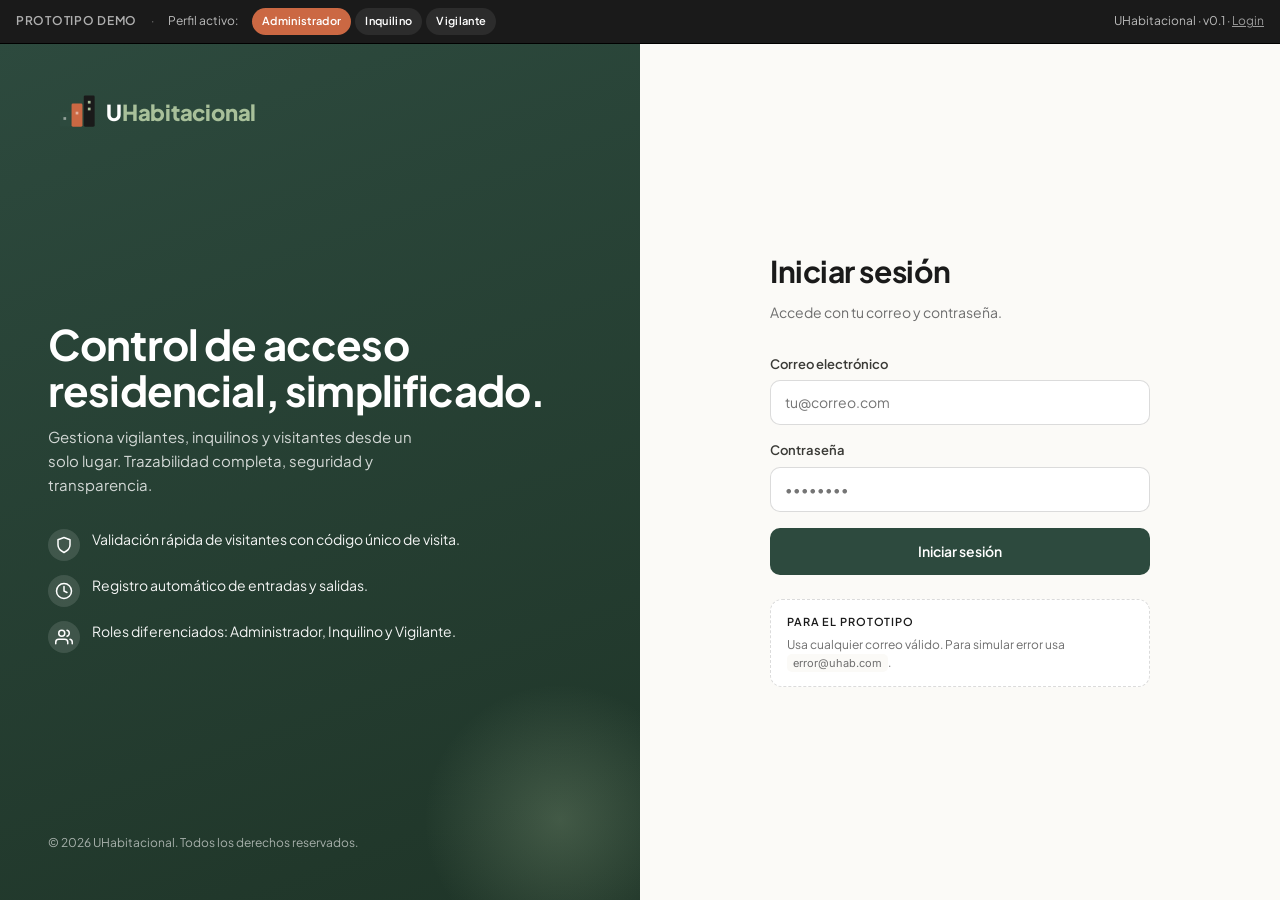
<file: design/index.html>
<!DOCTYPE html>
<html lang="es">
<head>
<meta charset="UTF-8" />
<meta name="viewport" content="width=device-width, initial-scale=1.0" />
<title>UHabitacional · Prototipo</title>
<link rel="preconnect" href="https://fonts.googleapis.com">
<link rel="preconnect" href="https://fonts.gstatic.com" crossorigin>
<link href="https://fonts.googleapis.com/css2?family=Plus+Jakarta+Sans:wght@400;500;600;700;800&family=Inter:wght@400;500;600;700&display=swap" rel="stylesheet">
<style>
/* ====================================================================
   UHABITACIONAL — Prototipo navegable
   Paleta C · Bosque Urbano · Logo: Bloques Residenciales
   ==================================================================== */

/* ---------- Tokens ---------- */
:root{
  --primary:#2D4A3E;
  --primary-700:#1F3528;
  --primary-100:#D6E1D7;
  --primary-50:#EAF0E8;
  --accent:#CB6843;
  --accent-700:#A4502F;
  --accent-100:#F4DCCE;
  --soft:#A8C09A;

  --bg:#FBFAF7;
  --surface:#FFFFFF;
  --ink:#1A1A1A;
  --muted:#6E6E6E;
  --muted-2:#9A9A98;
  --line:rgba(0,0,0,.08);
  --line-strong:rgba(0,0,0,.14);

  --danger:#C0392B;
  --danger-100:#FBE6E2;
  --success:#2D6A4F;
  --success-100:#D6EBDD;
  --warning:#B7791F;

  --radius:12px;
  --radius-lg:18px;
  --radius-pill:999px;
  --shadow-sm:0 1px 2px rgba(0,0,0,.04), 0 1px 6px rgba(0,0,0,.04);
  --shadow-md:0 12px 30px -16px rgba(0,0,0,.18);
  --shadow-lg:0 30px 60px -24px rgba(0,0,0,.25);

  --t-fast:.15s ease;
  --t-base:.22s ease;
}

/* ---------- Reset ---------- */
*,*::before,*::after{box-sizing:border-box;margin:0;padding:0}
html,body{height:100%}
body{
  font-family:'Plus Jakarta Sans','Inter',system-ui,-apple-system,sans-serif;
  background:var(--bg);
  color:var(--ink);
  line-height:1.5;
  -webkit-font-smoothing:antialiased;
}
a{color:inherit;text-decoration:none}
button{font:inherit;cursor:pointer;border:0;background:transparent;color:inherit}
input,select,textarea{font:inherit;color:inherit}
ul{list-style:none}

/* ---------- Demo bar (solo prototipo) ---------- */
.demo-bar{
  position:fixed;top:0;left:0;right:0;z-index:100;
  background:#1A1A1A;color:#fff;padding:8px 16px;
  display:flex;align-items:center;gap:14px;font-size:12px;
  border-bottom:1px solid #000;
}
.demo-bar .label{opacity:.65;letter-spacing:.06em;text-transform:uppercase;font-weight:600}
.demo-bar .role-switch{display:flex;gap:4px}
.demo-bar .role-switch button{
  padding:5px 10px;border-radius:999px;background:rgba(255,255,255,.08);
  color:#fff;font-size:11px;font-weight:600;letter-spacing:.03em;
  transition:background var(--t-fast);
}
.demo-bar .role-switch button:hover{background:rgba(255,255,255,.18)}
.demo-bar .role-switch button.active{background:var(--accent);color:#fff}
.demo-bar .right{margin-left:auto;display:flex;gap:14px;align-items:center;opacity:.7}

/* ---------- App shell ---------- */
#app{padding-top:36px;min-height:100vh}
.layout{display:grid;grid-template-columns:248px 1fr;min-height:calc(100vh - 36px)}
.layout.no-sidebar{grid-template-columns:1fr}

/* ---------- Sidebar ---------- */
.sidebar{
  background:var(--surface);border-right:1px solid var(--line);
  padding:24px 16px;display:flex;flex-direction:column;gap:6px;
  position:sticky;top:36px;height:calc(100vh - 36px);overflow-y:auto;
}
.brand{display:flex;align-items:center;gap:10px;padding:6px 10px;margin-bottom:20px}
.brand-mark{flex-shrink:0}
.brand-name{font-weight:800;font-size:17px;letter-spacing:-.01em}
.brand-name .accent{color:var(--accent)}
.nav-section{font-size:11px;font-weight:600;letter-spacing:.12em;text-transform:uppercase;color:var(--muted-2);padding:14px 12px 6px}
.nav-item{
  display:flex;align-items:center;gap:10px;
  padding:9px 12px;border-radius:10px;font-size:14px;font-weight:500;
  color:#3a3a36;transition:background var(--t-fast),color var(--t-fast);
  cursor:pointer;
}
.nav-item:hover{background:var(--primary-50);color:var(--primary)}
.nav-item.active{background:var(--primary);color:#fff}
.nav-item.active svg{color:#fff}
.nav-item svg{color:var(--muted);flex-shrink:0;transition:color var(--t-fast)}
.nav-item:hover svg{color:var(--primary)}
.sidebar-foot{margin-top:auto;padding:12px 6px;border-top:1px solid var(--line)}
.user-chip{
  display:flex;align-items:center;gap:10px;padding:10px;border-radius:10px;
  transition:background var(--t-fast);
}
.user-chip:hover{background:var(--bg)}
.avatar{
  width:34px;height:34px;border-radius:50%;background:var(--primary);color:#fff;
  display:flex;align-items:center;justify-content:center;font-weight:700;font-size:13px;
}
.user-meta{font-size:13px;line-height:1.2}
.user-meta small{display:block;color:var(--muted);font-size:11px;margin-top:2px}
.logout-btn{
  width:100%;margin-top:6px;display:flex;align-items:center;gap:8px;
  padding:9px 10px;border-radius:10px;color:var(--danger);font-size:13px;font-weight:600;
  transition:background var(--t-fast);
}
.logout-btn:hover{background:var(--danger-100)}

/* ---------- Topbar ---------- */
.topbar{
  background:var(--surface);border-bottom:1px solid var(--line);
  padding:14px 32px;display:flex;align-items:center;gap:18px;
  position:sticky;top:36px;z-index:50;
}
.breadcrumb{display:flex;align-items:center;gap:6px;font-size:13px;color:var(--muted);flex:1;min-width:0}
.breadcrumb .crumb{padding:3px 0;transition:color var(--t-fast)}
.breadcrumb .crumb.link{cursor:pointer}
.breadcrumb .crumb.link:hover{color:var(--primary)}
.breadcrumb .crumb.current{color:var(--ink);font-weight:600}
.breadcrumb .sep{color:var(--muted-2);font-size:11px}
.topbar-actions{display:flex;align-items:center;gap:10px}
.icon-btn{
  width:36px;height:36px;border-radius:10px;display:inline-flex;align-items:center;justify-content:center;
  color:var(--muted);transition:background var(--t-fast),color var(--t-fast);
}
.icon-btn:hover{background:var(--bg);color:var(--ink)}

/* ---------- Main content ---------- */
.content{padding:32px 40px 64px;max-width:1400px;width:100%}
.page-header{display:flex;align-items:flex-end;justify-content:space-between;gap:16px;margin-bottom:28px;flex-wrap:wrap}
.page-title{font-size:28px;font-weight:700;letter-spacing:-.015em}
.page-subtitle{color:var(--muted);font-size:14px;margin-top:4px;max-width:520px}

/* ---------- Buttons ---------- */
.btn{
  display:inline-flex;align-items:center;gap:8px;
  padding:10px 18px;border-radius:10px;font-size:14px;font-weight:600;
  transition:transform var(--t-fast),background var(--t-fast),box-shadow var(--t-fast),color var(--t-fast);
  white-space:nowrap;
}
.btn:active{transform:translateY(1px)}
.btn-primary{background:var(--primary);color:#fff}
.btn-primary:hover{background:var(--primary-700)}
.btn-accent{background:var(--accent);color:#fff}
.btn-accent:hover{background:var(--accent-700)}
.btn-ghost{background:transparent;color:var(--ink);border:1px solid var(--line-strong)}
.btn-ghost:hover{background:var(--bg)}
.btn-danger{background:var(--danger);color:#fff}
.btn-danger:hover{background:#9a2c1f}
.btn-sm{padding:7px 12px;font-size:13px}
.btn-icon{width:34px;height:34px;padding:0;justify-content:center;border-radius:8px}

/* ---------- Cards ---------- */
.card{background:var(--surface);border:1px solid var(--line);border-radius:var(--radius-lg);padding:24px}
.card.flat{box-shadow:var(--shadow-sm)}

/* ---------- Home cards ---------- */
.welcome-strip{
  background:linear-gradient(120deg,var(--primary) 0%, #1F3528 100%);
  color:#fff;border-radius:var(--radius-lg);padding:28px 32px;margin-bottom:28px;
  display:flex;justify-content:space-between;align-items:center;gap:24px;flex-wrap:wrap;
  position:relative;overflow:hidden;
}
.welcome-strip::after{
  content:"";position:absolute;right:-40px;top:-40px;width:240px;height:240px;
  background:radial-gradient(circle at center,rgba(168,192,154,.25),transparent 60%);
  pointer-events:none;
}
.welcome-strip h2{font-size:24px;font-weight:700;letter-spacing:-.01em;margin-bottom:6px}
.welcome-strip p{opacity:.8;max-width:520px;font-size:14px}
.welcome-strip .stat{display:flex;gap:24px;position:relative;z-index:1}
.welcome-strip .stat div{text-align:right}
.welcome-strip .stat .num{font-size:26px;font-weight:700;letter-spacing:-.01em}
.welcome-strip .stat .lbl{font-size:11px;opacity:.7;text-transform:uppercase;letter-spacing:.1em}

.home-cards{display:grid;grid-template-columns:repeat(auto-fill,minmax(260px,1fr));gap:20px}
.home-card{
  background:var(--surface);border:1px solid var(--line);border-radius:var(--radius-lg);
  padding:24px;cursor:pointer;transition:transform var(--t-base),box-shadow var(--t-base),border-color var(--t-base);
  display:flex;flex-direction:column;gap:14px;min-height:180px;
}
.home-card:hover{transform:translateY(-4px);box-shadow:var(--shadow-md);border-color:transparent}
.home-card .ico{
  width:46px;height:46px;border-radius:12px;background:var(--primary-50);color:var(--primary);
  display:inline-flex;align-items:center;justify-content:center;
}
.home-card.accent .ico{background:var(--accent-100);color:var(--accent-700)}
.home-card h3{font-size:17px;font-weight:700;letter-spacing:-.01em}
.home-card p{font-size:13px;color:var(--muted);line-height:1.5;flex:1}
.home-card .arrow{align-self:flex-end;color:var(--muted);transition:color var(--t-fast),transform var(--t-fast)}
.home-card:hover .arrow{color:var(--accent);transform:translateX(4px)}

/* ---------- Tables ---------- */
.table-toolbar{display:flex;gap:12px;align-items:center;margin-bottom:18px;flex-wrap:wrap}
.search-input{
  display:flex;align-items:center;gap:8px;padding:9px 14px;background:var(--surface);
  border:1px solid var(--line);border-radius:10px;min-width:280px;flex:1;max-width:380px;
  transition:border-color var(--t-fast);
}
.search-input:focus-within{border-color:var(--primary)}
.search-input svg{color:var(--muted);flex-shrink:0}
.search-input input{border:0;outline:0;background:transparent;flex:1;font-size:14px}
.filter-pill{
  display:inline-flex;align-items:center;gap:6px;padding:8px 14px;border-radius:999px;
  border:1px solid var(--line-strong);font-size:13px;font-weight:500;background:var(--surface);
  cursor:pointer;transition:background var(--t-fast),border-color var(--t-fast);
}
.filter-pill:hover{border-color:var(--primary)}
.filter-pill.active{background:var(--primary);color:#fff;border-color:var(--primary)}
.filter-pill select{border:0;background:transparent;outline:0;font-size:13px;color:inherit;cursor:pointer}

.table-wrap{background:var(--surface);border:1px solid var(--line);border-radius:var(--radius-lg);overflow:hidden}
table{width:100%;border-collapse:collapse;font-size:14px}
thead th{
  text-align:left;padding:14px 18px;background:#FAFAF7;color:var(--muted);
  font-size:11px;font-weight:600;letter-spacing:.08em;text-transform:uppercase;
  border-bottom:1px solid var(--line);
}
tbody td{padding:14px 18px;border-bottom:1px solid var(--line);vertical-align:middle}
tbody tr:last-child td{border-bottom:0}
tbody tr{transition:background var(--t-fast)}
tbody tr:hover{background:var(--bg)}
.cell-id{font-family:'Inter',monospace;font-size:12px;color:var(--muted)}
.cell-strong{font-weight:600}
.cell-actions{text-align:right;white-space:nowrap}
.cell-actions .btn{margin-left:6px}
.pill{display:inline-block;padding:3px 10px;border-radius:999px;font-size:11px;font-weight:600;letter-spacing:.02em}
.pill-success{background:var(--success-100);color:var(--success)}
.pill-neutral{background:#E9E7E2;color:#5a5852}
.pill-accent{background:var(--accent-100);color:var(--accent-700)}
.pill-soft{background:var(--primary-100);color:var(--primary)}
.pill-danger{background:var(--danger-100);color:var(--danger)}

.table-foot{
  padding:14px 18px;display:flex;justify-content:space-between;align-items:center;
  color:var(--muted);font-size:13px;border-top:1px solid var(--line);background:#FAFAF7;
}
.pagination{display:flex;gap:4px}
.pagination button{
  width:30px;height:30px;border-radius:8px;display:inline-flex;align-items:center;justify-content:center;
  color:var(--muted);font-size:13px;font-weight:600;
}
.pagination button:hover{background:var(--surface)}
.pagination button.active{background:var(--primary);color:#fff}

/* ---------- Forms ---------- */
.form-grid{display:grid;grid-template-columns:repeat(2,minmax(0,1fr));gap:18px 24px}
.form-grid .full{grid-column:1/-1}
.field{display:flex;flex-direction:column;gap:6px}
.field label{font-size:13px;font-weight:600;color:#3a3a36}
.field label .req{color:var(--danger)}
.field .hint{font-size:12px;color:var(--muted)}
.field input,.field select,.field textarea{
  padding:11px 14px;border:1px solid var(--line-strong);border-radius:10px;background:var(--surface);
  font-size:14px;transition:border-color var(--t-fast),box-shadow var(--t-fast),background var(--t-fast);
  width:100%;outline:0;
}
.field input:focus,.field select:focus,.field textarea:focus{
  border-color:var(--primary);box-shadow:0 0 0 3px rgba(45,74,62,.12);
}
.field.error input,.field.error select,.field.error textarea{
  border-color:var(--danger);background:#FCF5F4;
}
.field.error .err{color:var(--danger);font-size:12px;display:flex;align-items:center;gap:5px}
.field .err{display:none}
.field.error .err{display:flex}
.field select:disabled,.field input:disabled{background:#F1EFEB;color:var(--muted);cursor:not-allowed}
.form-actions{display:flex;gap:10px;justify-content:flex-end;margin-top:24px;padding-top:20px;border-top:1px solid var(--line)}
.form-section-title{font-size:14px;font-weight:700;text-transform:uppercase;letter-spacing:.08em;color:var(--muted);margin:8px 0 4px;grid-column:1/-1}

/* ---------- Modal ---------- */
.modal-mask{
  position:fixed;inset:0;background:rgba(20,20,18,.55);backdrop-filter:blur(3px);
  display:flex;align-items:center;justify-content:center;z-index:200;
  opacity:0;pointer-events:none;transition:opacity var(--t-base);
}
.modal-mask.open{opacity:1;pointer-events:auto}
.modal{
  background:var(--surface);border-radius:var(--radius-lg);max-width:480px;width:calc(100% - 32px);
  padding:28px;box-shadow:var(--shadow-lg);transform:translateY(8px);transition:transform var(--t-base);
}
.modal-mask.open .modal{transform:translateY(0)}
.modal h3{font-size:20px;font-weight:700;margin-bottom:6px;letter-spacing:-.01em}
.modal .subtitle{color:var(--muted);font-size:14px;margin-bottom:18px}
.modal .data-block{
  background:var(--bg);border-radius:10px;padding:14px 16px;font-size:13px;margin-bottom:18px;
  border:1px solid var(--line);
}
.modal .data-block div{display:flex;justify-content:space-between;padding:4px 0}
.modal .data-block div+div{border-top:1px dashed var(--line)}
.modal .data-block span:first-child{color:var(--muted);font-weight:500}
.modal .data-block span:last-child{font-weight:600;text-align:right}
.modal .confirm-text{font-size:14px;margin-bottom:20px;color:#3a3a36}
.modal .actions{display:flex;gap:10px;justify-content:flex-end}

/* ---------- Login ---------- */
.login-page{min-height:calc(100vh - 36px);display:grid;grid-template-columns:1fr 1fr}
.login-aside{
  background:linear-gradient(160deg,var(--primary) 0%, #1F3528 100%);color:#fff;
  padding:48px;display:flex;flex-direction:column;justify-content:space-between;position:relative;overflow:hidden;
}
.login-aside::after{
  content:"";position:absolute;bottom:-80px;right:-80px;width:320px;height:320px;
  background:radial-gradient(circle,rgba(168,192,154,.25),transparent 60%);
}
.login-aside .brand-name{color:#fff;font-size:22px}
.login-aside .brand-name .accent{color:var(--soft)}
.login-aside h1{font-size:42px;font-weight:700;letter-spacing:-.02em;line-height:1.1;margin-bottom:12px;position:relative}
.login-aside p{opacity:.8;max-width:380px;font-size:15px;line-height:1.6;position:relative}
.login-aside .features{display:grid;gap:14px;margin-top:32px;position:relative}
.login-aside .feature{display:flex;gap:12px;align-items:flex-start}
.login-aside .feature .dot{width:32px;height:32px;border-radius:50%;background:rgba(255,255,255,.12);display:inline-flex;align-items:center;justify-content:center;flex-shrink:0}
.login-aside .feature .txt{font-size:14px;opacity:.95;line-height:1.45}
.login-aside .foot{font-size:12px;opacity:.6;position:relative}
.login-main{padding:48px;display:flex;align-items:center;justify-content:center;background:var(--bg)}
.login-card{max-width:380px;width:100%}
.login-card h2{font-size:30px;font-weight:700;letter-spacing:-.015em;margin-bottom:8px}
.login-card .sub{color:var(--muted);margin-bottom:32px;font-size:14px}
.login-form{display:flex;flex-direction:column;gap:16px}
.login-error{
  background:var(--danger-100);color:var(--danger);padding:12px 14px;border-radius:10px;font-size:13px;
  display:flex;align-items:center;gap:8px;font-weight:500;
}
.login-tips{
  background:var(--surface);border:1px dashed var(--line-strong);border-radius:12px;
  padding:14px 16px;margin-top:24px;font-size:12px;color:var(--muted);
}
.login-tips strong{color:var(--ink);font-weight:600;display:block;margin-bottom:6px;font-size:11px;letter-spacing:.08em;text-transform:uppercase}
.login-tips code{background:var(--bg);padding:2px 6px;border-radius:5px;font-size:11px;font-family:'Inter',monospace}

/* ---------- 404 ---------- */
.notfound{
  min-height:calc(100vh - 36px);display:flex;flex-direction:column;align-items:center;justify-content:center;
  text-align:center;padding:48px;
}
.notfound .code{font-size:120px;font-weight:800;color:var(--primary);letter-spacing:-.04em;line-height:1}
.notfound h2{font-size:28px;font-weight:700;margin:6px 0 8px}
.notfound p{color:var(--muted);max-width:380px;margin-bottom:24px}

/* ---------- Checador / Registro visitante ---------- */
.checador-wrap{max-width:560px;margin:0 auto}
.code-input-big{
  font-size:28px;letter-spacing:.4em;text-align:center;font-weight:700;
  font-family:'Inter',monospace;text-transform:uppercase;
}
.visitor-preview{
  background:linear-gradient(145deg,var(--primary-50) 0%, rgba(168,192,154,.25) 100%);
  border:1px solid var(--primary-100);border-radius:var(--radius-lg);padding:24px;margin-top:24px;
}
.visitor-preview .row{display:flex;justify-content:space-between;padding:8px 0;font-size:14px;border-bottom:1px dashed rgba(45,74,62,.18)}
.visitor-preview .row:last-child{border-bottom:0}
.visitor-preview .row span:first-child{color:var(--primary-700);font-weight:500}
.visitor-preview .row span:last-child{font-weight:600;color:var(--ink)}
.status-badge{
  display:inline-flex;align-items:center;gap:8px;padding:8px 14px;border-radius:999px;
  background:var(--success-100);color:var(--success);font-size:13px;font-weight:600;margin-top:8px;
}

/* ---------- Responsive ---------- */
@media (max-width:1024px){
  .layout{grid-template-columns:72px 1fr}
  .sidebar .nav-item span,.sidebar .nav-section,.sidebar .user-meta,.sidebar .logout-btn span{display:none}
  .sidebar{padding:16px 8px}
  .brand-name{display:none}
  .brand{justify-content:center}
  .form-grid{grid-template-columns:1fr}
  .login-page{grid-template-columns:1fr}
  .login-aside{display:none}
}
@media (max-width:680px){
  .content{padding:20px 16px 48px}
  .topbar{padding:12px 16px}
  .home-cards{grid-template-columns:1fr}
  .welcome-strip{padding:20px}
  .demo-bar{font-size:11px;gap:8px;flex-wrap:wrap}
}
</style>
</head>
<body>

<!-- ============================================================
     DEMO BAR (solo prototipo — permite cambiar de perfil)
     ============================================================ -->
<div class="demo-bar" id="demoBar">
  <span class="label">Prototipo demo</span>
  <span style="opacity:.4">·</span>
  <span style="opacity:.7">Perfil activo:</span>
  <div class="role-switch" id="roleSwitch">
    <button data-role="Administrador" class="active">Administrador</button>
    <button data-role="Inquilino">Inquilino</button>
    <button data-role="Vigilante">Vigilante</button>
  </div>
  <div class="right">
    <span>UHabitacional · v0.1 · <a href="#/login" style="color:#fff;text-decoration:underline;opacity:.8">Login</a></span>
  </div>
</div>

<!-- ============================================================
     APP SHELL
     ============================================================ -->
<div id="app"></div>

<!-- ============================================================
     LOGO + ICONOS (definidos como template strings)
     ============================================================ -->
<script>
/* ===== Brand mark (Bloques Residenciales) ===== */
const LOGO_SVG = (size=36) => `
<svg width="${size}" height="${size}" viewBox="0 0 56 56" xmlns="http://www.w3.org/2000/svg">
  <rect x="2"  y="32" width="16" height="22" rx="2" fill="#2D4A3E"/>
  <rect x="20" y="20" width="16" height="34" rx="2" fill="#CB6843"/>
  <rect x="38" y="8"  width="16" height="46" rx="2" fill="#1A1A1A"/>
  <rect x="44" y="16" width="4" height="4" fill="#A8C09A"/>
  <rect x="44" y="26" width="4" height="4" fill="#A8C09A"/>
  <rect x="26" y="32" width="4" height="4" fill="#FBFAF7" opacity=".5"/>
  <rect x="8"  y="40" width="4" height="4" fill="#FBFAF7" opacity=".5"/>
</svg>`;

/* ===== Iconos (lucide-style outline) ===== */
const I = {
  home:'<svg width="18" height="18" viewBox="0 0 24 24" fill="none" stroke="currentColor" stroke-width="2" stroke-linecap="round" stroke-linejoin="round"><path d="M3 12 12 3l9 9"/><path d="M5 10v10h14V10"/></svg>',
  shield:'<svg width="18" height="18" viewBox="0 0 24 24" fill="none" stroke="currentColor" stroke-width="2" stroke-linecap="round" stroke-linejoin="round"><path d="M12 22s8-4 8-10V5l-8-3-8 3v7c0 6 8 10 8 10Z"/></svg>',
  users:'<svg width="18" height="18" viewBox="0 0 24 24" fill="none" stroke="currentColor" stroke-width="2" stroke-linecap="round" stroke-linejoin="round"><path d="M17 21v-2a4 4 0 0 0-4-4H5a4 4 0 0 0-4 4v2"/><circle cx="9" cy="7" r="4"/><path d="M23 21v-2a4 4 0 0 0-3-3.87"/><path d="M16 3.13a4 4 0 0 1 0 7.75"/></svg>',
  door:'<svg width="18" height="18" viewBox="0 0 24 24" fill="none" stroke="currentColor" stroke-width="2" stroke-linecap="round" stroke-linejoin="round"><path d="M4 22V4a2 2 0 0 1 2-2h12a2 2 0 0 1 2 2v18"/><path d="M2 22h20"/><circle cx="15" cy="13" r="1"/></svg>',
  building:'<svg width="18" height="18" viewBox="0 0 24 24" fill="none" stroke="currentColor" stroke-width="2" stroke-linecap="round" stroke-linejoin="round"><rect x="4" y="2" width="16" height="20" rx="2"/><path d="M9 22v-4h6v4"/><path d="M8 6h.01M16 6h.01M12 6h.01M8 10h.01M16 10h.01M12 10h.01M8 14h.01M16 14h.01M12 14h.01"/></svg>',
  badge:'<svg width="18" height="18" viewBox="0 0 24 24" fill="none" stroke="currentColor" stroke-width="2" stroke-linecap="round" stroke-linejoin="round"><path d="M3 7h18M3 12h18M3 17h12"/></svg>',
  idcard:'<svg width="18" height="18" viewBox="0 0 24 24" fill="none" stroke="currentColor" stroke-width="2" stroke-linecap="round" stroke-linejoin="round"><rect x="2" y="5" width="20" height="14" rx="2"/><circle cx="9" cy="12" r="2.5"/><path d="M15 10h4M15 14h4"/></svg>',
  user_plus:'<svg width="18" height="18" viewBox="0 0 24 24" fill="none" stroke="currentColor" stroke-width="2" stroke-linecap="round" stroke-linejoin="round"><path d="M16 21v-2a4 4 0 0 0-4-4H5a4 4 0 0 0-4 4v2"/><circle cx="8.5" cy="7" r="4"/><path d="M20 8v6M23 11h-6"/></svg>',
  scan:'<svg width="18" height="18" viewBox="0 0 24 24" fill="none" stroke="currentColor" stroke-width="2" stroke-linecap="round" stroke-linejoin="round"><path d="M3 7V5a2 2 0 0 1 2-2h2M17 3h2a2 2 0 0 1 2 2v2M21 17v2a2 2 0 0 1-2 2h-2M7 21H5a2 2 0 0 1-2-2v-2"/><line x1="7" y1="12" x2="17" y2="12"/></svg>',
  clock:'<svg width="18" height="18" viewBox="0 0 24 24" fill="none" stroke="currentColor" stroke-width="2" stroke-linecap="round" stroke-linejoin="round"><circle cx="12" cy="12" r="10"/><polyline points="12 6 12 12 16 14"/></svg>',
  search:'<svg width="16" height="16" viewBox="0 0 24 24" fill="none" stroke="currentColor" stroke-width="2" stroke-linecap="round" stroke-linejoin="round"><circle cx="11" cy="11" r="7"/><line x1="21" y1="21" x2="16.65" y2="16.65"/></svg>',
  edit:'<svg width="14" height="14" viewBox="0 0 24 24" fill="none" stroke="currentColor" stroke-width="2" stroke-linecap="round" stroke-linejoin="round"><path d="M11 4H4a2 2 0 0 0-2 2v14a2 2 0 0 0 2 2h14a2 2 0 0 0 2-2v-7"/><path d="M18.5 2.5a2.121 2.121 0 0 1 3 3L12 15l-4 1 1-4 9.5-9.5z"/></svg>',
  trash:'<svg width="14" height="14" viewBox="0 0 24 24" fill="none" stroke="currentColor" stroke-width="2" stroke-linecap="round" stroke-linejoin="round"><polyline points="3 6 5 6 21 6"/><path d="M19 6l-1 14a2 2 0 0 1-2 2H8a2 2 0 0 1-2-2L5 6"/><path d="M10 11v6M14 11v6"/><path d="M9 6V4a1 1 0 0 1 1-1h4a1 1 0 0 1 1 1v2"/></svg>',
  plus:'<svg width="16" height="16" viewBox="0 0 24 24" fill="none" stroke="currentColor" stroke-width="2.5" stroke-linecap="round" stroke-linejoin="round"><line x1="12" y1="5" x2="12" y2="19"/><line x1="5" y1="12" x2="19" y2="12"/></svg>',
  logout:'<svg width="16" height="16" viewBox="0 0 24 24" fill="none" stroke="currentColor" stroke-width="2" stroke-linecap="round" stroke-linejoin="round"><path d="M9 21H5a2 2 0 0 1-2-2V5a2 2 0 0 1 2-2h4"/><polyline points="16 17 21 12 16 7"/><line x1="21" y1="12" x2="9" y2="12"/></svg>',
  bell:'<svg width="18" height="18" viewBox="0 0 24 24" fill="none" stroke="currentColor" stroke-width="2" stroke-linecap="round" stroke-linejoin="round"><path d="M18 8A6 6 0 0 0 6 8c0 7-3 9-3 9h18s-3-2-3-9"/><path d="M13.73 21a2 2 0 0 1-3.46 0"/></svg>',
  arrow:'<svg width="18" height="18" viewBox="0 0 24 24" fill="none" stroke="currentColor" stroke-width="2" stroke-linecap="round" stroke-linejoin="round"><line x1="5" y1="12" x2="19" y2="12"/><polyline points="12 5 19 12 12 19"/></svg>',
  alert:'<svg width="14" height="14" viewBox="0 0 24 24" fill="none" stroke="currentColor" stroke-width="2" stroke-linecap="round" stroke-linejoin="round"><circle cx="12" cy="12" r="10"/><line x1="12" y1="8" x2="12" y2="12"/><line x1="12" y1="16" x2="12.01" y2="16"/></svg>',
  check:'<svg width="14" height="14" viewBox="0 0 24 24" fill="none" stroke="currentColor" stroke-width="2.5" stroke-linecap="round" stroke-linejoin="round"><polyline points="20 6 9 17 4 12"/></svg>',
};
</script>

<!-- ============================================================
     MOCK DATA
     ============================================================ -->
<script>
const DATA = {
  edificios:[
    {id:'ED-001', nombre:'Torre Roble',     calle:'Av. Insurgentes',   numero:'1250', colonia:'Del Valle',    cp:'03100', ciudad:'CDMX', pisos:5, capacidad:20, ocupados:14},
    {id:'ED-002', nombre:'Torre Encino',    calle:'Calle Reforma',     numero:'85',   colonia:'Juárez',       cp:'06600', ciudad:'CDMX', pisos:4, capacidad:16, ocupados:10},
    {id:'ED-003', nombre:'Edificio Cedro',  calle:'Av. Universidad',   numero:'910',  colonia:'Narvarte',     cp:'03020', ciudad:'CDMX', pisos:6, capacidad:24, ocupados:24},
    {id:'ED-004', nombre:'Residencial Pino',calle:'Calle Sur 12',      numero:'14',   colonia:'Roma Sur',     cp:'06760', ciudad:'CDMX', pisos:3, capacidad:12, ocupados:7},
  ],
  perfiles:[
    {id:'PF-01', nombre:'Administrador', descripcion:'Gestión completa de la plataforma', activos:2},
    {id:'PF-02', nombre:'Inquilino',     descripcion:'Registra y administra sus visitantes', activos:24},
    {id:'PF-03', nombre:'Vigilante',     descripcion:'Valida accesos y registra entradas/salidas', activos:5},
  ],
  identificaciones:[
    {id:'TI-01', nombre:'INE / IFE',          descripcion:'Credencial para votar',        activo:true},
    {id:'TI-02', nombre:'Pasaporte',          descripcion:'Documento oficial internacional', activo:true},
    {id:'TI-03', nombre:'Licencia de conducir',descripcion:'Emitida por SEMOVI',            activo:true},
    {id:'TI-04', nombre:'Cédula profesional', descripcion:'Identificación profesional',     activo:true},
  ],
  vigilantes:[
    {id:'VG-001', nombre:'Carlos Méndez Ruiz',   correo:'carlos.mendez@uhab.com', telefono:'55 1234 5678', turno:'Matutino',  activo:true,  ingreso:'2024-08-12'},
    {id:'VG-002', nombre:'Laura Pérez Soto',     correo:'laura.perez@uhab.com',   telefono:'55 2345 6789', turno:'Vespertino',activo:true,  ingreso:'2024-09-03'},
    {id:'VG-003', nombre:'Jorge Ramírez Cruz',   correo:'jorge.ramirez@uhab.com', telefono:'55 3456 7890', turno:'Nocturno',  activo:true,  ingreso:'2023-11-22'},
    {id:'VG-004', nombre:'Ana Gómez Hernández',  correo:'ana.gomez@uhab.com',     telefono:'55 4567 8901', turno:'Matutino',  activo:false, ingreso:'2022-06-15'},
    {id:'VG-005', nombre:'Roberto Salinas Vega', correo:'roberto.salinas@uhab.com',telefono:'55 5678 9012',turno:'Vespertino',activo:true,  ingreso:'2025-02-10'},
  ],
  inquilinos:[
    {id:'IN-001', nombre:'María Fernanda López',     correo:'mariafer@gmail.com',   telefono:'55 9876 5432', edificio:'Torre Roble',   depto:'A-301', activo:true},
    {id:'IN-002', nombre:'Ricardo Torres Quintero',  correo:'rtorres@hotmail.com',   telefono:'55 8765 4321', edificio:'Torre Roble',   depto:'B-202', activo:true},
    {id:'IN-003', nombre:'Sofía Martínez Aguilar',   correo:'sofiama@yahoo.com',     telefono:'55 7654 3210', edificio:'Torre Encino',  depto:'C-104', activo:true},
    {id:'IN-004', nombre:'Daniel Espinoza Núñez',    correo:'danesp@gmail.com',      telefono:'55 6543 2109', edificio:'Edificio Cedro',depto:'A-405', activo:true},
    {id:'IN-005', nombre:'Patricia Rivera Morales',  correo:'patry@outlook.com',     telefono:'55 5432 1098', edificio:'Residencial Pino',depto:'B-201', activo:false},
  ],
  departamentos:[
    {id:'DP-001', edificio:'Torre Roble', piso:3, interior:'A-301', recamaras:2, banos:2, estado:'Ocupado'},
    {id:'DP-002', edificio:'Torre Roble', piso:2, interior:'B-202', recamaras:2, banos:1, estado:'Ocupado'},
    {id:'DP-003', edificio:'Torre Roble', piso:4, interior:'A-401', recamaras:3, banos:2, estado:'Disponible'},
    {id:'DP-004', edificio:'Torre Encino', piso:1, interior:'C-104', recamaras:1, banos:1, estado:'Ocupado'},
    {id:'DP-005', edificio:'Torre Encino', piso:3, interior:'A-303', recamaras:2, banos:2, estado:'Disponible'},
    {id:'DP-006', edificio:'Edificio Cedro', piso:4, interior:'A-405', recamaras:3, banos:2, estado:'Ocupado'},
    {id:'DP-007', edificio:'Residencial Pino', piso:2, interior:'B-201', recamaras:2, banos:2, estado:'Ocupado'},
    {id:'DP-008', edificio:'Residencial Pino', piso:1, interior:'A-101', recamaras:1, banos:1, estado:'Disponible'},
  ],
  visitantes:[
    {id:'VS-001', nombre:'Mariana Herrera',     identificacion:'INE / IFE', numIdent:'4321 5678 9012', codigo:'UH-2K8F-9X', motivo:'Familiar',         entrada:'2026-05-22 18:42', salida:null,                 activo:true},
    {id:'VS-002', nombre:'José Antonio Vega',   identificacion:'Licencia',  numIdent:'CDMX-12345',      codigo:'UH-7M3L-2R', motivo:'Repartidor',       entrada:'2026-05-22 14:15', salida:'2026-05-22 14:38',  activo:true},
    {id:'VS-003', nombre:'Carmen Olivares',     identificacion:'INE / IFE', numIdent:'9876 1234 5678', codigo:'UH-4P9V-1B', motivo:'Servicio doméstico',entrada:null,             salida:null,                 activo:true},
    {id:'VS-004', nombre:'Empresa LimpioMex SA',identificacion:'INE / IFE', numIdent:'1122 3344 5566', codigo:'UH-9D2T-7Q', motivo:'Limpieza',         entrada:'2026-05-21 09:30',salida:'2026-05-21 11:00',  activo:false},
  ],
};

/* ===== Estado de la app ===== */
const STATE = {
  role:'Administrador',     // Administrador | Inquilino | Vigilante
  user:{nombre:'Alejandra Romero', correo:'alejandra@uhab.com'},
};
</script>

<!-- ============================================================
     ROUTER + RENDERER
     ============================================================ -->
<script>
const $ = (sel,ctx=document)=>ctx.querySelector(sel);
const $$ = (sel,ctx=document)=>Array.from(ctx.querySelectorAll(sel));

function navigate(hash){ location.hash = hash; }

function shell(content, {sidebar=true, breadcrumb=[], pageTitle=''}={}){
  if(!sidebar){
    return `<div class="layout no-sidebar">${content}</div>`;
  }
  return `
    <div class="layout">
      ${renderSidebar()}
      <div>
        ${renderTopbar(breadcrumb)}
        <main class="content">${content}</main>
      </div>
    </div>
    <div id="modalRoot"></div>
  `;
}

function renderSidebar(){
  const role = STATE.role;
  const items = [];
  items.push({route:'#/home', label:'Home', icon:I.home, roles:['Administrador','Inquilino','Vigilante']});
  if(role==='Administrador'){
    items.push({route:'#/vigilantes',       label:'Vigilantes',         icon:I.shield});
    items.push({route:'#/inquilinos',       label:'Inquilinos',         icon:I.users});
    items.push({route:'#/departamentos',    label:'Departamentos',      icon:I.door});
    items.push({route:'#/edificios',        label:'Edificios',          icon:I.building});
    items.push({route:'#/perfiles',         label:'Perfiles',           icon:I.badge});
    items.push({route:'#/identificaciones', label:'Identificaciones',   icon:I.idcard});
  }
  if(role==='Inquilino'){
    items.push({route:'#/visitantes',       label:'Mis visitantes',     icon:I.user_plus});
  }
  if(role==='Vigilante'){
    items.push({route:'#/checador',         label:'Checador',           icon:I.clock});
    items.push({route:'#/registro-visitante',label:'Registro visitante',icon:I.scan});
  }

  const here = location.hash || '#/home';
  const active = (r)=> here===r || here.startsWith(r+'/') ? 'active' : '';

  return `
    <aside class="sidebar">
      <div class="brand">
        <span class="brand-mark">${LOGO_SVG(34)}</span>
        <span class="brand-name">U<span class="accent">Habitacional</span></span>
      </div>
      <div class="nav-section">Menú</div>
      ${items.map(it=>`
        <a class="nav-item ${active(it.route)}" href="${it.route}">
          ${it.icon}<span>${it.label}</span>
        </a>
      `).join('')}

      <div class="sidebar-foot">
        <div class="user-chip">
          <div class="avatar">${STATE.user.nombre.split(' ').map(p=>p[0]).slice(0,2).join('')}</div>
          <div class="user-meta">
            <div style="font-weight:600">${STATE.user.nombre.split(' ').slice(0,2).join(' ')}</div>
            <small>${STATE.role}</small>
          </div>
        </div>
        <button class="logout-btn" onclick="navigate('#/login')">
          ${I.logout}<span>Cerrar sesión</span>
        </button>
      </div>
    </aside>
  `;
}

function renderTopbar(crumbs){
  const parts = crumbs.map((c,i)=>{
    const isLast = i===crumbs.length-1;
    return `
      ${i>0?'<span class="sep">›</span>':''}
      <span class="crumb ${isLast?'current':'link'}" ${c.route&&!isLast?`onclick="navigate('${c.route}')"`:''}>${c.label}</span>
    `;
  }).join('');
  return `
    <header class="topbar">
      <nav class="breadcrumb">${parts}</nav>
      <div class="topbar-actions">
        <button class="icon-btn" title="Notificaciones">${I.bell}</button>
        <button class="btn btn-ghost btn-sm" onclick="navigate('#/login')">${I.logout}<span>Cerrar sesión</span></button>
      </div>
    </header>
  `;
}

/* ===================== Routes ===================== */
const ROUTES = {
  '#/login': ()=>renderLogin(),
  '#/home': ()=>renderHome(),
  '#/404': ()=>render404(),

  '#/vigilantes': ()=>renderListVigilantes(),
  '#/vigilantes/nuevo': ()=>renderFormVigilante(),
  '#/vigilantes/editar': ()=>renderFormVigilante('VG-001'),

  '#/inquilinos': ()=>renderListInquilinos(),
  '#/inquilinos/nuevo': ()=>renderFormInquilino(),
  '#/inquilinos/editar': ()=>renderFormInquilino('IN-001'),

  '#/departamentos': ()=>renderListDepartamentos(),
  '#/departamentos/nuevo': ()=>renderFormDepartamento(),
  '#/departamentos/editar': ()=>renderFormDepartamento('DP-001'),

  '#/edificios': ()=>renderListEdificios(),
  '#/edificios/nuevo': ()=>renderFormEdificio(),
  '#/edificios/editar': ()=>renderFormEdificio('ED-001'),

  '#/perfiles': ()=>renderListPerfiles(),
  '#/perfiles/nuevo': ()=>renderFormPerfil(),
  '#/perfiles/editar': ()=>renderFormPerfil('PF-01'),

  '#/identificaciones': ()=>renderListIdentificaciones(),
  '#/identificaciones/nuevo': ()=>renderFormIdentificacion(),
  '#/identificaciones/editar': ()=>renderFormIdentificacion('TI-01'),

  '#/visitantes': ()=>renderListVisitantes(),
  '#/visitantes/nuevo': ()=>renderFormVisitante(),
  '#/visitantes/editar': ()=>renderFormVisitante('VS-001'),

  '#/checador': ()=>renderChecador(),
  '#/registro-visitante': ()=>renderRegistroVisitante(),
};

function router(){
  const hash = location.hash || '#/login';

  // Default by role on home
  let route = hash;
  const fn = ROUTES[route];
  const app = $('#app');

  if(!fn){
    app.innerHTML = shell(render404Inner(), {sidebar:false});
    return;
  }
  if(route==='#/login' || route==='#/404'){
    app.innerHTML = fn();
  }else{
    app.innerHTML = fn();
  }
  window.scrollTo(0,0);
}

window.addEventListener('hashchange', router);
window.addEventListener('DOMContentLoaded', ()=>{
  // role switcher
  $$('#roleSwitch button').forEach(b=>{
    b.addEventListener('click',()=>{
      $$('#roleSwitch button').forEach(x=>x.classList.remove('active'));
      b.classList.add('active');
      STATE.role = b.dataset.role;
      navigate('#/home');
      router();
    });
  });
  if(!location.hash) location.hash = '#/login';
  router();
});
</script>

<!-- ============================================================
     PAGE RENDERERS — LOGIN / HOME / 404
     ============================================================ -->
<script>
function renderLogin(){
  setTimeout(()=>{
    const form = document.getElementById('loginForm');
    const errBox = document.getElementById('loginErr');
    if(!form) return;
    form.addEventListener('submit', e=>{
      e.preventDefault();
      const u = form.usuario.value.trim();
      const p = form.password.value.trim();
      // Demo: cualquier credencial válida si tiene formato; "error@uhab.com" simula fallo
      if(!u || !p || u==='error@uhab.com'){
        errBox.style.display='flex';
        return;
      }
      errBox.style.display='none';
      navigate('#/home');
    });
  },0);

  return `
    <div class="login-page">
      <aside class="login-aside">
        <div class="brand" style="margin-bottom:0">
          <span class="brand-mark">${LOGO_SVG(38)}</span>
          <span class="brand-name">U<span class="accent">Habitacional</span></span>
        </div>
        <div>
          <h1>Control de acceso<br/>residencial, simplificado.</h1>
          <p>Gestiona vigilantes, inquilinos y visitantes desde un solo lugar. Trazabilidad completa, seguridad y transparencia.</p>
          <div class="features">
            <div class="feature">
              <span class="dot">${I.shield}</span>
              <span class="txt">Validación rápida de visitantes con código único de visita.</span>
            </div>
            <div class="feature">
              <span class="dot">${I.clock}</span>
              <span class="txt">Registro automático de entradas y salidas.</span>
            </div>
            <div class="feature">
              <span class="dot">${I.users}</span>
              <span class="txt">Roles diferenciados: Administrador, Inquilino y Vigilante.</span>
            </div>
          </div>
        </div>
        <div class="foot">© 2026 UHabitacional. Todos los derechos reservados.</div>
      </aside>

      <div class="login-main">
        <div class="login-card">
          <h2>Iniciar sesión</h2>
          <p class="sub">Accede con tu correo y contraseña.</p>

          <div id="loginErr" class="login-error" style="display:none">
            ${I.alert}
            <span>Usuario o contraseña incorrectos. Intenta de nuevo.</span>
          </div>

          <form id="loginForm" class="login-form" autocomplete="off">
            <div class="field">
              <label for="usuario">Correo electrónico</label>
              <input id="usuario" name="usuario" type="email" placeholder="tu@correo.com" required />
            </div>
            <div class="field">
              <label for="password">Contraseña</label>
              <input id="password" name="password" type="password" placeholder="••••••••" required />
            </div>
            <button type="submit" class="btn btn-primary" style="justify-content:center;width:100%;padding:13px">
              Iniciar sesión
            </button>
          </form>

          <div class="login-tips">
            <strong>Para el prototipo</strong>
            Usa cualquier correo válido. Para simular error usa <code>error@uhab.com</code>.
          </div>
        </div>
      </div>
    </div>
  `;
}

function renderHome(){
  const role = STATE.role;

  // Cards por perfil
  const adminCards = [
    {route:'#/vigilantes', title:'Administración de vigilantes', desc:'Gestiona el personal de seguridad y sus turnos.', icon:I.shield},
    {route:'#/inquilinos', title:'Administración de inquilinos', desc:'Alta, edición y baja de residentes registrados.', icon:I.users},
    {route:'#/departamentos', title:'Administración de departamentos', desc:'Departamentos, ubicación y ocupación.', icon:I.door},
    {route:'#/edificios', title:'Administración de edificios', desc:'Edificios, pisos y capacidad de la unidad.', icon:I.building},
    {route:'#/perfiles', title:'Perfiles de usuario', desc:'Roles y permisos dentro de la plataforma.', icon:I.badge, accent:true},
    {route:'#/identificaciones', title:'Tipos de identificación', desc:'Catálogo de documentos válidos.', icon:I.idcard, accent:true},
  ];
  const inquilinoCards = [
    {route:'#/visitantes', title:'Administración de visitantes', desc:'Registra visitantes y genera su código único de visita.', icon:I.user_plus},
  ];
  const vigilanteCards = [
    {route:'#/checador', title:'Checador (entrada / salida)', desc:'Registra tu entrada y salida de turno.', icon:I.clock, accent:true},
    {route:'#/registro-visitante', title:'Registro de visitantes', desc:'Valida el código de visita y registra el acceso.', icon:I.scan},
  ];

  const cards = role==='Administrador' ? adminCards : role==='Inquilino' ? inquilinoCards : vigilanteCards;

  // Métricas demo
  const stats = role==='Administrador'
    ? [{n:'42',l:'Inquilinos activos'},{n:'5',l:'Vigilantes'},{n:'12',l:'Visitas hoy'}]
    : role==='Inquilino'
      ? [{n:'3',l:'Visitas activas'},{n:'8',l:'Este mes'},{n:'A-301',l:'Mi depto'}]
      : [{n:'12',l:'Accesos hoy'},{n:'3',l:'Activos ahora'},{n:'Matutino',l:'Mi turno'}];

  return shell(`
    <div class="welcome-strip">
      <div>
        <h2>Hola, ${STATE.user.nombre.split(' ')[0]} 👋</h2>
        <p>Estás conectada como <strong style="color:#fff">${role}</strong>. ${role==='Administrador'?'Tienes acceso completo a la administración de la unidad.':role==='Inquilino'?'Aquí puedes registrar y dar seguimiento a tus visitantes.':'Aquí controlas el acceso de visitantes y registras tus turnos.'}</p>
      </div>
      <div class="stat">
        ${stats.map(s=>`<div><div class="num">${s.n}</div><div class="lbl">${s.l}</div></div>`).join('')}
      </div>
    </div>

    <div class="page-header">
      <div>
        <div class="page-title">Módulos disponibles</div>
        <div class="page-subtitle">Selecciona el módulo al que deseas ingresar. Las opciones varían según tu perfil.</div>
      </div>
    </div>

    <div class="home-cards">
      ${cards.map(c=>`
        <div class="home-card ${c.accent?'accent':''}" onclick="navigate('${c.route}')">
          <div class="ico">${c.icon}</div>
          <h3>${c.title}</h3>
          <p>${c.desc}</p>
          <div class="arrow">${I.arrow}</div>
        </div>
      `).join('')}
    </div>
  `, {breadcrumb:[{label:'Home'}]});
}

function render404Inner(){
  return `
    <div class="notfound">
      ${LOGO_SVG(56)}
      <div class="code" style="margin-top:24px">404</div>
      <h2>Página no encontrada</h2>
      <p>La página que buscas no existe o fue movida. Regresa al inicio para continuar.</p>
      <a href="#/home" class="btn btn-primary">${I.home}<span>Ir al Home</span></a>
    </div>
  `;
}
function render404(){ return shell(render404Inner(),{sidebar:false}) }
</script>

<!-- ============================================================
     LIST + FORM PAGES — VIGILANTES
     ============================================================ -->
<script>
/* ============ VIGILANTES ============ */
function renderListVigilantes(){
  const rows = DATA.vigilantes.map(v=>`
    <tr>
      <td class="cell-id">${v.id}</td>
      <td class="cell-strong">${v.nombre}</td>
      <td>${v.correo}</td>
      <td>${v.telefono}</td>
      <td><span class="pill pill-soft">${v.turno}</span></td>
      <td>${v.activo ? '<span class="pill pill-success">Activo</span>' : '<span class="pill pill-neutral">Inactivo</span>'}</td>
      <td class="cell-actions">
        <button class="btn btn-ghost btn-sm" onclick="navigate('#/vigilantes/editar')">${I.edit}<span>Editar</span></button>
        <button class="btn btn-danger btn-sm" onclick="openDeleteModal('vigilante',{id:'${v.id}',nombre:'${v.nombre}',correo:'${v.correo}'})">${I.trash}<span>Eliminar</span></button>
      </td>
    </tr>
  `).join('');

  return shell(`
    <div class="page-header">
      <div>
        <div class="page-title">Administración de vigilantes</div>
        <div class="page-subtitle">Gestiona el personal de seguridad asignado a la unidad habitacional.</div>
      </div>
      <button class="btn btn-primary" onclick="navigate('#/vigilantes/nuevo')">${I.plus}<span>Nuevo vigilante</span></button>
    </div>

    <div class="table-toolbar">
      <div class="search-input">${I.search}<input placeholder="Buscar por nombre, correo o ID..." /></div>
      <div class="filter-pill"><span>Turno:</span><select><option>Todos</option><option>Matutino</option><option>Vespertino</option><option>Nocturno</option></select></div>
      <div class="filter-pill"><span>Estatus:</span><select><option>Todos</option><option>Activo</option><option>Inactivo</option></select></div>
    </div>

    <div class="table-wrap">
      <table>
        <thead>
          <tr><th>ID</th><th>Nombre</th><th>Correo</th><th>Teléfono</th><th>Turno</th><th>Estatus</th><th style="text-align:right">Acciones</th></tr>
        </thead>
        <tbody>${rows}</tbody>
      </table>
      <div class="table-foot">
        <span>Mostrando ${DATA.vigilantes.length} de ${DATA.vigilantes.length} registros</span>
        <div class="pagination"><button>‹</button><button class="active">1</button><button>›</button></div>
      </div>
    </div>
  `, {breadcrumb:[{label:'Home',route:'#/home'},{label:'Administración de vigilantes'}]});
}

function renderFormVigilante(id){
  const isEdit = !!id;
  const v = isEdit ? DATA.vigilantes.find(x=>x.id===id) : {nombre:'',correo:'',telefono:'',turno:'',activo:true};
  const titulo = isEdit ? 'Editar vigilante' : 'Nuevo vigilante';

  setTimeout(()=>wireFormDemo('#frmVigilante'),0);

  return shell(`
    <div class="page-header">
      <div>
        <div class="page-title">${titulo}</div>
        <div class="page-subtitle">${isEdit?'Actualiza la información del vigilante seleccionado.':'Completa los datos para dar de alta a un nuevo vigilante.'}</div>
      </div>
    </div>

    <div class="card flat">
      <form id="frmVigilante" novalidate>
        <div class="form-grid">
          <div class="form-section-title">Datos personales</div>
          <div class="field" data-required>
            <label>Nombre(s) <span class="req">*</span></label>
            <input name="nombre" placeholder="Ej. Carlos" value="${isEdit?v.nombre.split(' ')[0]:''}" />
            <span class="err">${I.alert} El campo 'Nombre' es requerido.</span>
          </div>
          <div class="field" data-required>
            <label>Apellido paterno <span class="req">*</span></label>
            <input name="apaterno" placeholder="Ej. Méndez" value="${isEdit?v.nombre.split(' ')[1]||'':''}" />
            <span class="err">${I.alert} El campo 'Apellido paterno' es requerido.</span>
          </div>
          <div class="field">
            <label>Apellido materno</label>
            <input name="amaterno" placeholder="Ej. Ruiz" value="${isEdit?v.nombre.split(' ')[2]||'':''}" />
          </div>
          <div class="field" data-required>
            <label>Teléfono <span class="req">*</span></label>
            <input name="telefono" placeholder="55 1234 5678" value="${v.telefono||''}" />
            <span class="err">${I.alert} El campo 'Teléfono' es requerido.</span>
          </div>

          <div class="form-section-title">Acceso al sistema</div>
          <div class="field" data-required>
            <label>Correo electrónico <span class="req">*</span></label>
            <input name="correo" type="email" placeholder="correo@uhab.com" value="${v.correo||''}" />
            <span class="err">${I.alert} El campo 'Correo' es requerido y debe tener formato válido.</span>
          </div>
          ${!isEdit?`
          <div class="field" data-required>
            <label>Contraseña inicial <span class="req">*</span></label>
            <input name="password" type="password" placeholder="Mínimo 8 caracteres" />
            <span class="hint">El vigilante podrá cambiarla en su primer ingreso.</span>
            <span class="err">${I.alert} El campo 'Contraseña' es requerido (mínimo 8 caracteres).</span>
          </div>`:''}

          <div class="form-section-title">Asignación</div>
          <div class="field" data-required>
            <label>Turno <span class="req">*</span></label>
            <select name="turno">
              <option value="">Selecciona un turno</option>
              <option ${v.turno==='Matutino'?'selected':''}>Matutino</option>
              <option ${v.turno==='Vespertino'?'selected':''}>Vespertino</option>
              <option ${v.turno==='Nocturno'?'selected':''}>Nocturno</option>
            </select>
            <span class="err">${I.alert} El campo 'Turno' es requerido.</span>
          </div>
          <div class="field">
            <label>Estatus</label>
            <select name="activo">
              <option value="1" ${v.activo?'selected':''}>Activo</option>
              <option value="0" ${!v.activo?'selected':''}>Inactivo</option>
            </select>
          </div>
        </div>

        <div class="form-actions">
          <button type="button" class="btn btn-ghost" onclick="navigate('#/home')">Cancelar</button>
          <button type="submit" class="btn btn-primary">${I.check}<span>${isEdit?'Guardar cambios':'Guardar y crear'}</span></button>
        </div>
      </form>
    </div>
  `, {breadcrumb:[
    {label:'Home',route:'#/home'},
    {label:'Administración de vigilantes',route:'#/vigilantes'},
    {label:isEdit?'Editar':'Nuevo'}
  ]});
}
</script>

<!-- ============================================================
     INQUILINOS
     ============================================================ -->
<script>
function renderListInquilinos(){
  const rows = DATA.inquilinos.map(v=>`
    <tr>
      <td class="cell-id">${v.id}</td>
      <td class="cell-strong">${v.nombre}</td>
      <td>${v.correo}</td>
      <td>${v.telefono}</td>
      <td>${v.edificio}</td>
      <td><span class="pill pill-soft">${v.depto}</span></td>
      <td>${v.activo ? '<span class="pill pill-success">Activo</span>' : '<span class="pill pill-neutral">Inactivo</span>'}</td>
      <td class="cell-actions">
        <button class="btn btn-ghost btn-sm" onclick="navigate('#/inquilinos/editar')">${I.edit}<span>Editar</span></button>
        <button class="btn btn-danger btn-sm" onclick="openDeleteModal('inquilino',{id:'${v.id}',nombre:'${v.nombre}',correo:'${v.correo}'})">${I.trash}<span>Eliminar</span></button>
      </td>
    </tr>
  `).join('');

  return shell(`
    <div class="page-header">
      <div>
        <div class="page-title">Administración de inquilinos</div>
        <div class="page-subtitle">Residentes activos de la unidad habitacional y su asignación a departamentos.</div>
      </div>
      <button class="btn btn-primary" onclick="navigate('#/inquilinos/nuevo')">${I.plus}<span>Nuevo inquilino</span></button>
    </div>

    <div class="table-toolbar">
      <div class="search-input">${I.search}<input placeholder="Buscar por nombre, correo o depto..." /></div>
      <div class="filter-pill"><span>Edificio:</span><select><option>Todos</option><option>Torre Roble</option><option>Torre Encino</option><option>Edificio Cedro</option><option>Residencial Pino</option></select></div>
      <div class="filter-pill"><span>Estatus:</span><select><option>Todos</option><option>Activo</option><option>Inactivo</option></select></div>
    </div>

    <div class="table-wrap">
      <table>
        <thead>
          <tr><th>ID</th><th>Nombre</th><th>Correo</th><th>Teléfono</th><th>Edificio</th><th>Depto.</th><th>Estatus</th><th style="text-align:right">Acciones</th></tr>
        </thead>
        <tbody>${rows}</tbody>
      </table>
      <div class="table-foot">
        <span>Mostrando ${DATA.inquilinos.length} de ${DATA.inquilinos.length} registros</span>
        <div class="pagination"><button>‹</button><button class="active">1</button><button>›</button></div>
      </div>
    </div>
  `, {breadcrumb:[{label:'Home',route:'#/home'},{label:'Administración de inquilinos'}]});
}

function renderFormInquilino(id){
  const isEdit = !!id;
  const v = isEdit ? DATA.inquilinos.find(x=>x.id===id) : {nombre:'',correo:'',telefono:'',edificio:'',depto:'',activo:true};

  // Edificios con departamentos disponibles
  const edificiosOptions = DATA.edificios.map(e=>`<option value="${e.nombre}" ${v.edificio===e.nombre?'selected':''}>${e.nombre}</option>`).join('');

  setTimeout(()=>{
    wireFormDemo('#frmInquilino');
    // Smart selects: edificio -> deptos
    const edSel = $('#frmInquilino select[name=edificio]');
    const dpSel = $('#frmInquilino select[name=departamento]');
    function refreshDeptos(){
      const eName = edSel.value;
      if(!eName){
        dpSel.innerHTML='<option value="">Selecciona primero un edificio</option>';
        dpSel.disabled = true;
        return;
      }
      let list = DATA.departamentos.filter(d=>d.edificio===eName && d.estado==='Disponible');
      // Si edita, agregar el actual aunque esté ocupado
      if(isEdit){
        const cur = DATA.departamentos.find(d=>d.interior===v.depto && d.edificio===v.edificio);
        if(cur && !list.find(x=>x.id===cur.id)) list.unshift(cur);
      }
      dpSel.innerHTML = '<option value="">Selecciona un departamento</option>' +
        list.map(d=>`<option value="${d.interior}" ${v.depto===d.interior?'selected':''}>${d.interior} · Piso ${d.piso} · ${d.recamaras} rec.</option>`).join('');
      dpSel.disabled = false;
    }
    edSel.addEventListener('change', refreshDeptos);
    refreshDeptos();
  },0);

  return shell(`
    <div class="page-header">
      <div>
        <div class="page-title">${isEdit?'Editar inquilino':'Nuevo inquilino'}</div>
        <div class="page-subtitle">${isEdit?'Actualiza los datos del inquilino y su asignación de departamento.':'Captura los datos del nuevo residente y asígnale un departamento.'}</div>
      </div>
    </div>

    <div class="card flat">
      <form id="frmInquilino" novalidate>
        <div class="form-grid">
          <div class="form-section-title">Datos personales</div>
          <div class="field" data-required>
            <label>Nombre(s) <span class="req">*</span></label>
            <input name="nombre" value="${isEdit?v.nombre.split(' ')[0]:''}" placeholder="Ej. María Fernanda" />
            <span class="err">${I.alert} El campo 'Nombre' es requerido.</span>
          </div>
          <div class="field" data-required>
            <label>Apellido paterno <span class="req">*</span></label>
            <input name="apaterno" value="${isEdit?v.nombre.split(' ')[1]||'':''}" placeholder="Ej. López" />
            <span class="err">${I.alert} El campo 'Apellido paterno' es requerido.</span>
          </div>
          <div class="field">
            <label>Apellido materno</label>
            <input name="amaterno" value="${isEdit?v.nombre.split(' ')[2]||'':''}" />
          </div>
          <div class="field" data-required>
            <label>Teléfono <span class="req">*</span></label>
            <input name="telefono" value="${v.telefono||''}" placeholder="55 9876 5432" />
            <span class="err">${I.alert} El campo 'Teléfono' es requerido.</span>
          </div>

          <div class="form-section-title">Acceso al sistema</div>
          <div class="field" data-required>
            <label>Correo electrónico <span class="req">*</span></label>
            <input type="email" name="correo" value="${v.correo||''}" placeholder="correo@dominio.com" />
            <span class="err">${I.alert} El campo 'Correo' es requerido.</span>
          </div>
          ${!isEdit?`
          <div class="field" data-required>
            <label>Contraseña inicial <span class="req">*</span></label>
            <input name="password" type="password" placeholder="Mínimo 8 caracteres" />
            <span class="err">${I.alert} El campo 'Contraseña' es requerido.</span>
          </div>`:''}

          <div class="form-section-title">Asignación de departamento</div>
          <div class="field" data-required>
            <label>Edificio <span class="req">*</span></label>
            <select name="edificio">
              <option value="">Selecciona un edificio</option>
              ${edificiosOptions}
            </select>
            <span class="hint">Solo se listan edificios con departamentos disponibles.</span>
            <span class="err">${I.alert} El campo 'Edificio' es requerido.</span>
          </div>
          <div class="field" data-required>
            <label>Departamento <span class="req">*</span></label>
            <select name="departamento" disabled>
              <option value="">Selecciona primero un edificio</option>
            </select>
            <span class="hint">Solo se listan departamentos disponibles (sin inquilino activo).</span>
            <span class="err">${I.alert} El campo 'Departamento' es requerido.</span>
          </div>
          <div class="field">
            <label>Estatus</label>
            <select name="activo">
              <option value="1" ${v.activo?'selected':''}>Activo</option>
              <option value="0" ${!v.activo?'selected':''}>Inactivo</option>
            </select>
          </div>
        </div>

        <div class="form-actions">
          <button type="button" class="btn btn-ghost" onclick="navigate('#/home')">Cancelar</button>
          <button type="submit" class="btn btn-primary">${I.check}<span>${isEdit?'Guardar cambios':'Guardar y crear'}</span></button>
        </div>
      </form>
    </div>
  `, {breadcrumb:[
    {label:'Home',route:'#/home'},
    {label:'Administración de inquilinos',route:'#/inquilinos'},
    {label:isEdit?'Editar':'Nuevo'}
  ]});
}
</script>

<!-- ============================================================
     DEPARTAMENTOS
     ============================================================ -->
<script>
function renderListDepartamentos(){
  const rows = DATA.departamentos.map(d=>`
    <tr>
      <td class="cell-id">${d.id}</td>
      <td>${d.edificio}</td>
      <td>Piso ${d.piso}</td>
      <td class="cell-strong">${d.interior}</td>
      <td>${d.recamaras} rec. · ${d.banos} baño${d.banos>1?'s':''}</td>
      <td>${d.estado==='Ocupado'?'<span class="pill pill-accent">Ocupado</span>':'<span class="pill pill-success">Disponible</span>'}</td>
      <td class="cell-actions">
        <button class="btn btn-ghost btn-sm" onclick="navigate('#/departamentos/editar')">${I.edit}<span>Editar</span></button>
      </td>
    </tr>
  `).join('');

  return shell(`
    <div class="page-header">
      <div>
        <div class="page-title">Administración de departamentos</div>
        <div class="page-subtitle">Departamentos registrados en cada edificio de la unidad habitacional.</div>
      </div>
      <button class="btn btn-primary" onclick="navigate('#/departamentos/nuevo')">${I.plus}<span>Nuevo departamento</span></button>
    </div>

    <div class="table-toolbar">
      <div class="search-input">${I.search}<input placeholder="Buscar por número interior o ID..." /></div>
      <div class="filter-pill"><span>Edificio:</span><select><option>Todos</option>${DATA.edificios.map(e=>`<option>${e.nombre}</option>`).join('')}</select></div>
      <div class="filter-pill"><span>Estado:</span><select><option>Todos</option><option>Disponible</option><option>Ocupado</option></select></div>
    </div>

    <div class="table-wrap">
      <table>
        <thead><tr><th>ID</th><th>Edificio</th><th>Piso</th><th>Interior</th><th>Detalle</th><th>Estado</th><th style="text-align:right">Acciones</th></tr></thead>
        <tbody>${rows}</tbody>
      </table>
      <div class="table-foot">
        <span>Mostrando ${DATA.departamentos.length} de ${DATA.departamentos.length} registros</span>
        <div class="pagination"><button>‹</button><button class="active">1</button><button>›</button></div>
      </div>
    </div>
  `, {breadcrumb:[{label:'Home',route:'#/home'},{label:'Administración de departamentos'}]});
}

function renderFormDepartamento(id){
  const isEdit = !!id;
  const d = isEdit ? DATA.departamentos.find(x=>x.id===id) : {edificio:'',piso:'',interior:'',recamaras:'',banos:'',estado:'Disponible'};

  const edsDisponibles = DATA.edificios.filter(e=>e.ocupados < e.capacidad);
  const edificiosOptions = edsDisponibles.map(e=>`<option value="${e.nombre}" data-pisos="${e.pisos}" ${d.edificio===e.nombre?'selected':''}>${e.nombre} (${e.capacidad-e.ocupados} disponibles)</option>`).join('');

  setTimeout(()=>{
    wireFormDemo('#frmDepto');
    const edSel = $('#frmDepto select[name=edificio]');
    const pSel  = $('#frmDepto select[name=piso]');
    function refreshPisos(){
      const opt = edSel.options[edSel.selectedIndex];
      const pisos = opt?Number(opt.dataset.pisos||0):0;
      if(!pisos){ pSel.innerHTML='<option value="">Selecciona primero un edificio</option>'; pSel.disabled=true; return; }
      pSel.innerHTML='<option value="">Selecciona un piso</option>' +
        Array.from({length:pisos},(_,i)=>i+1).map(n=>`<option value="${n}" ${String(d.piso)===String(n)?'selected':''}>Piso ${n}</option>`).join('');
      pSel.disabled=false;
    }
    edSel.addEventListener('change', refreshPisos);
    refreshPisos();
  },0);

  return shell(`
    <div class="page-header">
      <div>
        <div class="page-title">${isEdit?'Editar departamento':'Nuevo departamento'}</div>
        <div class="page-subtitle">${isEdit?'Actualiza los datos del departamento seleccionado.':'Da de alta un nuevo departamento dentro de un edificio.'}</div>
      </div>
    </div>

    <div class="card flat">
      <form id="frmDepto" novalidate>
        <div class="form-grid">
          <div class="form-section-title">Ubicación</div>
          <div class="field" data-required>
            <label>Edificio <span class="req">*</span></label>
            <select name="edificio">
              <option value="">Selecciona un edificio</option>
              ${edificiosOptions}
            </select>
            <span class="hint">Solo se listan edificios con capacidad disponible.</span>
            <span class="err">${I.alert} El campo 'Edificio' es requerido.</span>
          </div>
          <div class="field" data-required>
            <label>Piso <span class="req">*</span></label>
            <select name="piso" disabled><option value="">Selecciona primero un edificio</option></select>
            <span class="err">${I.alert} El campo 'Piso' es requerido.</span>
          </div>
          <div class="field" data-required>
            <label>Número interior <span class="req">*</span></label>
            <input name="interior" value="${d.interior||''}" placeholder="Ej. A-301" />
            <span class="err">${I.alert} El campo 'Número interior' es requerido.</span>
          </div>

          <div class="form-section-title">Detalle del departamento</div>
          <div class="field" data-required>
            <label>Recámaras <span class="req">*</span></label>
            <input type="number" min="1" max="6" name="recamaras" value="${d.recamaras||''}" placeholder="1-6" />
            <span class="err">${I.alert} El campo 'Recámaras' es requerido.</span>
          </div>
          <div class="field" data-required>
            <label>Baños <span class="req">*</span></label>
            <input type="number" min="1" max="5" name="banos" value="${d.banos||''}" placeholder="1-5" />
            <span class="err">${I.alert} El campo 'Baños' es requerido.</span>
          </div>
          <div class="field">
            <label>Estado</label>
            <select name="estado">
              <option ${d.estado==='Disponible'?'selected':''}>Disponible</option>
              <option ${d.estado==='Ocupado'?'selected':''}>Ocupado</option>
            </select>
          </div>
        </div>

        <div class="form-actions">
          <button type="button" class="btn btn-ghost" onclick="navigate('#/home')">Cancelar</button>
          <button type="submit" class="btn btn-primary">${I.check}<span>${isEdit?'Guardar cambios':'Guardar y crear'}</span></button>
        </div>
      </form>
    </div>
  `, {breadcrumb:[
    {label:'Home',route:'#/home'},
    {label:'Administración de departamentos',route:'#/departamentos'},
    {label:isEdit?'Editar':'Nuevo'}
  ]});
}
</script>

<!-- ============================================================
     EDIFICIOS
     ============================================================ -->
<script>
function renderListEdificios(){
  const rows = DATA.edificios.map(e=>`
    <tr>
      <td class="cell-id">${e.id}</td>
      <td class="cell-strong">${e.nombre}</td>
      <td>${e.calle} ${e.numero}, ${e.colonia}</td>
      <td>${e.ciudad}</td>
      <td>${e.pisos}</td>
      <td>
        ${e.ocupados}/${e.capacidad}
        <div style="height:6px;width:90px;background:var(--bg);border-radius:999px;margin-top:4px;overflow:hidden">
          <div style="height:100%;width:${(e.ocupados/e.capacidad)*100}%;background:${e.ocupados>=e.capacidad?'var(--accent)':'var(--primary)'};border-radius:999px"></div>
        </div>
      </td>
      <td class="cell-actions">
        <button class="btn btn-ghost btn-sm" onclick="navigate('#/edificios/editar')">${I.edit}<span>Editar</span></button>
      </td>
    </tr>
  `).join('');

  return shell(`
    <div class="page-header">
      <div>
        <div class="page-title">Administración de edificios</div>
        <div class="page-subtitle">Edificios que conforman la unidad habitacional y su capacidad de departamentos.</div>
      </div>
      <button class="btn btn-primary" onclick="navigate('#/edificios/nuevo')">${I.plus}<span>Nuevo edificio</span></button>
    </div>

    <div class="table-toolbar">
      <div class="search-input">${I.search}<input placeholder="Buscar por nombre o dirección..." /></div>
      <div class="filter-pill"><span>Ciudad:</span><select><option>Todas</option><option>CDMX</option></select></div>
      <div class="filter-pill"><span>Disponibilidad:</span><select><option>Todos</option><option>Con disponibles</option><option>Llenos</option></select></div>
    </div>

    <div class="table-wrap">
      <table>
        <thead><tr><th>ID</th><th>Nombre</th><th>Dirección</th><th>Ciudad</th><th>Pisos</th><th>Ocupación</th><th style="text-align:right">Acciones</th></tr></thead>
        <tbody>${rows}</tbody>
      </table>
      <div class="table-foot">
        <span>Mostrando ${DATA.edificios.length} de ${DATA.edificios.length} registros</span>
        <div class="pagination"><button>‹</button><button class="active">1</button><button>›</button></div>
      </div>
    </div>
  `, {breadcrumb:[{label:'Home',route:'#/home'},{label:'Administración de edificios'}]});
}

function renderFormEdificio(id){
  const isEdit = !!id;
  const e = isEdit ? DATA.edificios.find(x=>x.id===id) : {nombre:'',calle:'',numero:'',colonia:'',cp:'',ciudad:'',pisos:'',capacidad:''};

  setTimeout(()=>wireFormDemo('#frmEdif'),0);

  return shell(`
    <div class="page-header">
      <div>
        <div class="page-title">${isEdit?'Editar edificio':'Nuevo edificio'}</div>
        <div class="page-subtitle">${isEdit?'Actualiza los datos del edificio.':'Captura los datos para registrar un nuevo edificio.'}</div>
      </div>
    </div>

    <div class="card flat">
      <form id="frmEdif" novalidate>
        <div class="form-grid">
          <div class="form-section-title">Identificación</div>
          <div class="field full" data-required>
            <label>Nombre del edificio <span class="req">*</span></label>
            <input name="nombre" value="${e.nombre||''}" placeholder="Ej. Torre Roble" />
            <span class="err">${I.alert} El campo 'Nombre' es requerido.</span>
          </div>

          <div class="form-section-title">Dirección</div>
          <div class="field" data-required>
            <label>Calle <span class="req">*</span></label>
            <input name="calle" value="${e.calle||''}" placeholder="Av. Insurgentes" />
            <span class="err">${I.alert} El campo 'Calle' es requerido.</span>
          </div>
          <div class="field" data-required>
            <label>Número <span class="req">*</span></label>
            <input name="numero" value="${e.numero||''}" />
            <span class="err">${I.alert} El campo 'Número' es requerido.</span>
          </div>
          <div class="field" data-required>
            <label>Colonia <span class="req">*</span></label>
            <input name="colonia" value="${e.colonia||''}" />
            <span class="err">${I.alert} El campo 'Colonia' es requerido.</span>
          </div>
          <div class="field" data-required>
            <label>Código postal <span class="req">*</span></label>
            <input name="cp" value="${e.cp||''}" placeholder="03100" maxlength="5" />
            <span class="err">${I.alert} El campo 'Código postal' es requerido.</span>
          </div>
          <div class="field" data-required>
            <label>Ciudad <span class="req">*</span></label>
            <input name="ciudad" value="${e.ciudad||''}" placeholder="CDMX" />
            <span class="err">${I.alert} El campo 'Ciudad' es requerido.</span>
          </div>

          <div class="form-section-title">Capacidad</div>
          <div class="field" data-required>
            <label>Número de pisos <span class="req">*</span></label>
            <input type="number" min="1" max="50" name="pisos" value="${e.pisos||''}" />
            <span class="err">${I.alert} El campo 'Pisos' es requerido.</span>
          </div>
          <div class="field" data-required>
            <label>Capacidad de departamentos <span class="req">*</span></label>
            <input type="number" min="1" name="capacidad" value="${e.capacidad||''}" />
            <span class="hint">Total máximo de departamentos que tendrá este edificio.</span>
            <span class="err">${I.alert} El campo 'Capacidad' es requerido.</span>
          </div>
        </div>

        <div class="form-actions">
          <button type="button" class="btn btn-ghost" onclick="navigate('#/home')">Cancelar</button>
          <button type="submit" class="btn btn-primary">${I.check}<span>${isEdit?'Guardar cambios':'Guardar y crear'}</span></button>
        </div>
      </form>
    </div>
  `, {breadcrumb:[
    {label:'Home',route:'#/home'},
    {label:'Administración de edificios',route:'#/edificios'},
    {label:isEdit?'Editar':'Nuevo'}
  ]});
}
</script>

<!-- ============================================================
     PERFILES + TIPOS DE IDENTIFICACIÓN
     ============================================================ -->
<script>
function renderListPerfiles(){
  const rows = DATA.perfiles.map(p=>`
    <tr>
      <td class="cell-id">${p.id}</td>
      <td class="cell-strong">${p.nombre}</td>
      <td>${p.descripcion}</td>
      <td><span class="pill pill-soft">${p.activos} usuarios</span></td>
      <td class="cell-actions">
        <button class="btn btn-ghost btn-sm" onclick="navigate('#/perfiles/editar')">${I.edit}<span>Editar</span></button>
        <button class="btn btn-danger btn-sm" onclick="openDeleteModal('perfil',{id:'${p.id}',nombre:'${p.nombre}'})">${I.trash}<span>Eliminar</span></button>
      </td>
    </tr>
  `).join('');

  return shell(`
    <div class="page-header">
      <div>
        <div class="page-title">Perfiles de usuario</div>
        <div class="page-subtitle">Roles que determinan qué módulos puede usar cada usuario.</div>
      </div>
      <button class="btn btn-primary" onclick="navigate('#/perfiles/nuevo')">${I.plus}<span>Nuevo perfil</span></button>
    </div>

    <div class="table-toolbar">
      <div class="search-input">${I.search}<input placeholder="Buscar perfil..." /></div>
    </div>

    <div class="table-wrap">
      <table>
        <thead><tr><th>ID</th><th>Nombre</th><th>Descripción</th><th>Asignaciones</th><th style="text-align:right">Acciones</th></tr></thead>
        <tbody>${rows}</tbody>
      </table>
      <div class="table-foot">
        <span>Mostrando ${DATA.perfiles.length} de ${DATA.perfiles.length} registros</span>
        <div class="pagination"><button>‹</button><button class="active">1</button><button>›</button></div>
      </div>
    </div>
  `, {breadcrumb:[{label:'Home',route:'#/home'},{label:'Perfiles de usuario'}]});
}

function renderFormPerfil(id){
  const isEdit = !!id;
  const p = isEdit ? DATA.perfiles.find(x=>x.id===id) : {nombre:'',descripcion:''};
  setTimeout(()=>wireFormDemo('#frmPerfil'),0);
  return shell(`
    <div class="page-header">
      <div>
        <div class="page-title">${isEdit?'Editar perfil':'Nuevo perfil de usuario'}</div>
        <div class="page-subtitle">${isEdit?'Modifica el nombre o descripción del perfil.':'Registra un nuevo tipo de perfil de usuario.'}</div>
      </div>
    </div>

    <div class="card flat" style="max-width:640px">
      <form id="frmPerfil" novalidate>
        <div class="form-grid">
          <div class="field full" data-required>
            <label>Nombre del perfil <span class="req">*</span></label>
            <input name="nombre" value="${p.nombre||''}" placeholder="Ej. Coordinador" />
            <span class="err">${I.alert} El campo 'Nombre' es requerido.</span>
          </div>
          <div class="field full" data-required>
            <label>Descripción <span class="req">*</span></label>
            <textarea name="descripcion" rows="3" placeholder="Describe el alcance de este perfil...">${p.descripcion||''}</textarea>
            <span class="err">${I.alert} El campo 'Descripción' es requerido.</span>
          </div>
        </div>
        <div class="form-actions">
          <button type="button" class="btn btn-ghost" onclick="navigate('#/home')">Cancelar</button>
          <button type="submit" class="btn btn-primary">${I.check}<span>${isEdit?'Guardar cambios':'Guardar y crear'}</span></button>
        </div>
      </form>
    </div>
  `, {breadcrumb:[
    {label:'Home',route:'#/home'},
    {label:'Perfiles de usuario',route:'#/perfiles'},
    {label:isEdit?'Editar':'Nuevo'}
  ]});
}

function renderListIdentificaciones(){
  const rows = DATA.identificaciones.map(t=>`
    <tr>
      <td class="cell-id">${t.id}</td>
      <td class="cell-strong">${t.nombre}</td>
      <td>${t.descripcion}</td>
      <td>${t.activo?'<span class="pill pill-success">Activo</span>':'<span class="pill pill-neutral">Inactivo</span>'}</td>
      <td class="cell-actions">
        <button class="btn btn-ghost btn-sm" onclick="navigate('#/identificaciones/editar')">${I.edit}<span>Editar</span></button>
        <button class="btn btn-danger btn-sm" onclick="openDeleteModal('identificacion',{id:'${t.id}',nombre:'${t.nombre}'})">${I.trash}<span>Eliminar</span></button>
      </td>
    </tr>
  `).join('');

  return shell(`
    <div class="page-header">
      <div>
        <div class="page-title">Tipos de identificación</div>
        <div class="page-subtitle">Catálogo de documentos válidos para registrar visitantes.</div>
      </div>
      <button class="btn btn-primary" onclick="navigate('#/identificaciones/nuevo')">${I.plus}<span>Nuevo tipo de identificación</span></button>
    </div>

    <div class="table-toolbar">
      <div class="search-input">${I.search}<input placeholder="Buscar tipo de identificación..." /></div>
      <div class="filter-pill"><span>Estatus:</span><select><option>Todos</option><option>Activo</option><option>Inactivo</option></select></div>
    </div>

    <div class="table-wrap">
      <table>
        <thead><tr><th>ID</th><th>Nombre</th><th>Descripción</th><th>Estatus</th><th style="text-align:right">Acciones</th></tr></thead>
        <tbody>${rows}</tbody>
      </table>
      <div class="table-foot">
        <span>Mostrando ${DATA.identificaciones.length} de ${DATA.identificaciones.length} registros</span>
        <div class="pagination"><button>‹</button><button class="active">1</button><button>›</button></div>
      </div>
    </div>
  `, {breadcrumb:[{label:'Home',route:'#/home'},{label:'Tipos de identificación'}]});
}

function renderFormIdentificacion(id){
  const isEdit = !!id;
  const t = isEdit ? DATA.identificaciones.find(x=>x.id===id) : {nombre:'',descripcion:'',activo:true};
  setTimeout(()=>wireFormDemo('#frmIdent'),0);
  return shell(`
    <div class="page-header">
      <div>
        <div class="page-title">${isEdit?'Editar tipo de identificación':'Nuevo tipo de identificación'}</div>
        <div class="page-subtitle">${isEdit?'Modifica los datos del documento.':'Registra un nuevo tipo de documento de identificación.'}</div>
      </div>
    </div>

    <div class="card flat" style="max-width:640px">
      <form id="frmIdent" novalidate>
        <div class="form-grid">
          <div class="field full" data-required>
            <label>Nombre <span class="req">*</span></label>
            <input name="nombre" value="${t.nombre||''}" placeholder="Ej. INE / IFE" />
            <span class="err">${I.alert} El campo 'Nombre' es requerido.</span>
          </div>
          <div class="field full" data-required>
            <label>Descripción <span class="req">*</span></label>
            <textarea name="descripcion" rows="3">${t.descripcion||''}</textarea>
            <span class="err">${I.alert} El campo 'Descripción' es requerido.</span>
          </div>
          <div class="field">
            <label>Estatus</label>
            <select name="activo">
              <option value="1" ${t.activo?'selected':''}>Activo</option>
              <option value="0" ${!t.activo?'selected':''}>Inactivo</option>
            </select>
          </div>
        </div>
        <div class="form-actions">
          <button type="button" class="btn btn-ghost" onclick="navigate('#/home')">Cancelar</button>
          <button type="submit" class="btn btn-primary">${I.check}<span>${isEdit?'Guardar cambios':'Guardar y crear'}</span></button>
        </div>
      </form>
    </div>
  `, {breadcrumb:[
    {label:'Home',route:'#/home'},
    {label:'Tipos de identificación',route:'#/identificaciones'},
    {label:isEdit?'Editar':'Nuevo'}
  ]});
}
</script>

<!-- ============================================================
     VISITANTES (Inquilino) + CHECADOR + REGISTRO VISITANTE
     ============================================================ -->
<script>
function renderListVisitantes(){
  const rows = DATA.visitantes.filter(v=>v.activo).map(v=>`
    <tr>
      <td class="cell-id">${v.id}</td>
      <td class="cell-strong">${v.nombre}</td>
      <td>${v.identificacion}</td>
      <td><code style="background:var(--primary-50);color:var(--primary);padding:3px 8px;border-radius:6px;font-family:'Inter',monospace;font-weight:600;font-size:12px">${v.codigo}</code></td>
      <td>${v.motivo}</td>
      <td>${v.entrada ? '<span class="pill pill-success">' + (v.salida ? 'Completado' : 'En unidad') + '</span>' : '<span class="pill pill-neutral">Pendiente</span>'}</td>
      <td class="cell-actions">
        <button class="btn btn-ghost btn-sm" onclick="navigate('#/visitantes/editar')">${I.edit}<span>Editar</span></button>
        <button class="btn btn-danger btn-sm" onclick="openDeleteModal('visitante',{id:'${v.id}',nombre:'${v.nombre}'})">${I.trash}<span>Eliminar</span></button>
      </td>
    </tr>
  `).join('');

  return shell(`
    <div class="page-header">
      <div>
        <div class="page-title">Mis visitantes</div>
        <div class="page-subtitle">Visitantes activos registrados a tu departamento. Comparte el <strong>Código de visita</strong> con tu invitado para que el vigilante valide su acceso.</div>
      </div>
      <button class="btn btn-primary" onclick="navigate('#/visitantes/nuevo')">${I.plus}<span>Registrar visitante</span></button>
    </div>

    <div class="table-toolbar">
      <div class="search-input">${I.search}<input placeholder="Buscar por nombre o código..." /></div>
      <div class="filter-pill"><span>Estado:</span><select><option>Todos</option><option>Pendiente</option><option>En unidad</option><option>Completado</option></select></div>
    </div>

    <div class="table-wrap">
      <table>
        <thead><tr><th>ID</th><th>Nombre</th><th>Identificación</th><th>Código de visita</th><th>Motivo</th><th>Estado</th><th style="text-align:right">Acciones</th></tr></thead>
        <tbody>${rows}</tbody>
      </table>
      <div class="table-foot">
        <span>Mostrando ${DATA.visitantes.filter(v=>v.activo).length} visitantes activos</span>
        <div class="pagination"><button>‹</button><button class="active">1</button><button>›</button></div>
      </div>
    </div>
  `, {breadcrumb:[{label:'Home',route:'#/home'},{label:'Mis visitantes'}]});
}

function renderFormVisitante(id){
  const isEdit = !!id;
  const v = isEdit ? DATA.visitantes.find(x=>x.id===id) : {nombre:'',identificacion:'',numIdent:'',motivo:'',activo:true};
  const tiposOpts = DATA.identificaciones.filter(t=>t.activo).map(t=>`<option ${v.identificacion===t.nombre?'selected':''}>${t.nombre}</option>`).join('');

  setTimeout(()=>wireFormDemo('#frmVisita'),0);

  const codigoGenerado = isEdit ? v.codigo : ('UH-' + Math.random().toString(36).slice(2,6).toUpperCase() + '-' + Math.random().toString(36).slice(2,4).toUpperCase());

  return shell(`
    <div class="page-header">
      <div>
        <div class="page-title">${isEdit?'Editar visitante':'Registrar visitante'}</div>
        <div class="page-subtitle">${isEdit?'Actualiza los datos del visitante registrado.':'Captura los datos del visitante. Al guardar se genera un Código de visita único que debes compartir con tu invitado.'}</div>
      </div>
    </div>

    <div class="card flat">
      <form id="frmVisita" novalidate>
        <div class="form-grid">
          <div class="form-section-title">Datos del visitante</div>
          <div class="field full" data-required>
            <label>Nombre completo <span class="req">*</span></label>
            <input name="nombre" value="${v.nombre||''}" placeholder="Ej. Mariana Herrera López" />
            <span class="err">${I.alert} El campo 'Nombre' es requerido.</span>
          </div>
          <div class="field" data-required>
            <label>Tipo de identificación <span class="req">*</span></label>
            <select name="tipo_id">
              <option value="">Selecciona un tipo</option>
              ${tiposOpts}
            </select>
            <span class="err">${I.alert} El campo 'Tipo de identificación' es requerido.</span>
          </div>
          <div class="field" data-required>
            <label>Número de identificación <span class="req">*</span></label>
            <input name="num_id" value="${v.numIdent||''}" placeholder="Ej. 4321 5678 9012" />
            <span class="err">${I.alert} El campo 'Número' es requerido.</span>
          </div>

          <div class="form-section-title">Detalle de la visita</div>
          <div class="field full" data-required>
            <label>Motivo de la visita <span class="req">*</span></label>
            <input name="motivo" value="${v.motivo||''}" placeholder="Ej. Familiar, repartidor, servicio doméstico..." />
            <span class="err">${I.alert} El campo 'Motivo' es requerido.</span>
          </div>
          <div class="field">
            <label>Fecha esperada</label>
            <input type="date" name="fecha" />
          </div>
          <div class="field">
            <label>Hora aproximada</label>
            <input type="time" name="hora" />
          </div>

          <div class="form-section-title">${isEdit?'Código actual':'Código de visita (se genera al guardar)'}</div>
          <div class="field full">
            <div style="background:var(--primary-50);border:1px dashed var(--primary);border-radius:12px;padding:18px 20px;display:flex;align-items:center;justify-content:space-between;gap:14px;flex-wrap:wrap">
              <div>
                <div style="font-size:11px;color:var(--primary);font-weight:600;letter-spacing:.08em;text-transform:uppercase;margin-bottom:4px">Código de visita</div>
                <div style="font-family:'Inter',monospace;font-size:22px;font-weight:700;color:var(--primary);letter-spacing:.15em">${codigoGenerado}</div>
              </div>
              <div style="font-size:12px;color:var(--muted);max-width:260px">Comparte este código con tu visitante. El vigilante lo solicitará para validar su acceso a la unidad.</div>
            </div>
          </div>
        </div>

        <div class="form-actions">
          <button type="button" class="btn btn-ghost" onclick="navigate('#/home')">Cancelar</button>
          <button type="submit" class="btn btn-primary">${I.check}<span>${isEdit?'Guardar cambios':'Guardar y crear'}</span></button>
        </div>
      </form>
    </div>
  `, {breadcrumb:[
    {label:'Home',route:'#/home'},
    {label:'Mis visitantes',route:'#/visitantes'},
    {label:isEdit?'Editar':'Nuevo'}
  ]});
}

/* ============ CHECADOR (Vigilante) ============ */
function renderChecador(){
  const ahora = new Date();
  const fechaStr = ahora.toLocaleDateString('es-MX',{weekday:'long',day:'2-digit',month:'long',year:'numeric'});
  const horaStr  = ahora.toLocaleTimeString('es-MX',{hour:'2-digit',minute:'2-digit'});

  setTimeout(()=>{
    const btnIn  = $('#btnCheckIn');
    const btnOut = $('#btnCheckOut');
    const status = $('#checadorStatus');
    if(btnIn) btnIn.addEventListener('click',()=>{
      btnIn.disabled = true; btnIn.style.opacity=.4;
      btnOut.disabled = false;
      status.innerHTML = `<div class="status-badge">${I.check}<span>Entrada registrada · ${horaStr}</span></div>`;
    });
    if(btnOut) btnOut.addEventListener('click',()=>{
      btnOut.disabled = true; btnOut.style.opacity=.4;
      status.innerHTML = `<div class="status-badge" style="background:var(--accent-100);color:var(--accent-700)">${I.check}<span>Salida registrada · ${horaStr}</span></div>`;
    });
  },0);

  return shell(`
    <div class="page-header">
      <div>
        <div class="page-title">Checador de turno</div>
        <div class="page-subtitle">Registra tu entrada y salida del turno.</div>
      </div>
    </div>

    <div class="checador-wrap">
      <div class="card flat" style="text-align:center;padding:40px 32px">
        <div style="font-size:13px;color:var(--muted);text-transform:capitalize">${fechaStr}</div>
        <div style="font-family:'Inter',monospace;font-size:64px;font-weight:700;letter-spacing:-.02em;color:var(--primary);margin:6px 0 24px">${horaStr}</div>

        <div style="font-size:14px;color:var(--muted);margin-bottom:20px">Vigilante: <strong style="color:var(--ink)">${STATE.user.nombre}</strong> · Turno asignado: <strong style="color:var(--ink)">Matutino</strong></div>

        <div style="display:flex;gap:14px;justify-content:center;flex-wrap:wrap">
          <button id="btnCheckIn"  class="btn btn-primary" style="padding:14px 28px;font-size:15px">${I.check}<span>Registrar entrada</span></button>
          <button id="btnCheckOut" class="btn btn-accent"  style="padding:14px 28px;font-size:15px" disabled>${I.logout}<span>Registrar salida</span></button>
        </div>

        <div id="checadorStatus" style="margin-top:24px"></div>
      </div>

      <div class="card flat" style="margin-top:18px">
        <div style="font-size:14px;font-weight:600;margin-bottom:14px">Historial reciente</div>
        <table>
          <thead><tr><th>Fecha</th><th>Entrada</th><th>Salida</th><th>Total</th></tr></thead>
          <tbody>
            <tr><td>21 may 2026</td><td>06:02</td><td>14:08</td><td>8h 06min</td></tr>
            <tr><td>20 may 2026</td><td>05:58</td><td>14:03</td><td>8h 05min</td></tr>
            <tr><td>19 may 2026</td><td>06:05</td><td>14:00</td><td>7h 55min</td></tr>
          </tbody>
        </table>
      </div>
    </div>
  `, {breadcrumb:[{label:'Home',route:'#/home'},{label:'Checador'}]});
}

/* ============ REGISTRO ENTRADA / SALIDA VISITANTE ============ */
function renderRegistroVisitante(){
  setTimeout(()=>{
    const form = $('#frmValidaCodigo');
    const wrap = $('#visitorWrap');
    const errBox = $('#codigoErr');
    if(!form) return;

    form.addEventListener('submit', e=>{
      e.preventDefault();
      const code = form.codigo.value.trim().toUpperCase();
      const v = DATA.visitantes.find(x=>x.codigo===code);
      if(!v){
        wrap.innerHTML='';
        errBox.style.display='flex';
        return;
      }
      errBox.style.display='none';
      const tieneEntrada = !!v.entrada;
      const tieneSalida  = !!v.salida;
      const inq = DATA.inquilinos.find(i=>i.id==='IN-001'); // demo

      wrap.innerHTML = `
        <div class="visitor-preview">
          <div style="display:flex;justify-content:space-between;align-items:center;margin-bottom:12px">
            <div style="font-weight:700;font-size:18px;color:var(--primary-700)">Visitante validado</div>
            <span class="pill pill-success">${I.check} Código válido</span>
          </div>
          <div class="row"><span>Visitante</span><span>${v.nombre}</span></div>
          <div class="row"><span>Identificación</span><span>${v.identificacion} · ${v.numIdent}</span></div>
          <div class="row"><span>Motivo</span><span>${v.motivo}</span></div>
          <div class="row"><span>Inquilino que invita</span><span>${inq.nombre}</span></div>
          <div class="row"><span>Departamento</span><span>${inq.edificio} · ${inq.depto}</span></div>
          <div class="row"><span>Código de visita</span><span><code style="background:#fff;padding:3px 8px;border-radius:6px;font-family:'Inter',monospace;color:var(--primary);font-weight:700">${v.codigo}</code></span></div>
          ${tieneEntrada?`<div class="row"><span>Hora de entrada</span><span>${v.entrada}</span></div>`:''}
          ${tieneSalida?`<div class="row"><span>Hora de salida</span><span>${v.salida}</span></div>`:''}
        </div>

        <div style="display:flex;gap:12px;margin-top:18px;justify-content:flex-end;flex-wrap:wrap">
          ${!tieneEntrada?`<button class="btn btn-primary" onclick="registrarEntrada('${v.id}')">${I.check}<span>Registrar entrada</span></button>`:''}
          ${tieneEntrada && !tieneSalida?`<button class="btn btn-accent" onclick="registrarSalida('${v.id}')">${I.logout}<span>Registrar salida</span></button>`:''}
          ${tieneEntrada && tieneSalida?`<div class="status-badge">${I.check} Visita completada</div>`:''}
        </div>
      `;
    });
  },0);

  return shell(`
    <div class="page-header">
      <div>
        <div class="page-title">Registro entrada / salida de visitante</div>
        <div class="page-subtitle">Solicita al visitante su Código de visita y valídalo para registrar su acceso.</div>
      </div>
    </div>

    <div class="checador-wrap">
      <div class="card flat">
        <form id="frmValidaCodigo" novalidate>
          <div class="field">
            <label>Código de visita</label>
            <input class="code-input-big" name="codigo" placeholder="UH-XXXX-XX" maxlength="11" required />
            <span class="hint" style="text-align:center;margin-top:8px">Prueba con uno de los códigos demo: <strong>UH-2K8F-9X</strong> (sin entrada), <strong>UH-7M3L-2R</strong> (con entrada y salida), <strong>UH-4P9V-1B</strong>.</span>
          </div>
          <div id="codigoErr" class="login-error" style="display:none;margin-top:14px">
            ${I.alert}<span>El código no existe o no está activo. Verifica con el visitante.</span>
          </div>
          <div style="display:flex;justify-content:center;margin-top:18px">
            <button type="submit" class="btn btn-primary" style="padding:13px 28px">${I.scan}<span>Validar código</span></button>
          </div>
        </form>

        <div id="visitorWrap"></div>
      </div>
    </div>
  `, {breadcrumb:[{label:'Home',route:'#/home'},{label:'Registro de visitante'}]});
}

function registrarEntrada(id){
  const v = DATA.visitantes.find(x=>x.id===id);
  if(!v) return;
  v.entrada = new Date().toISOString().slice(0,16).replace('T',' ');
  router();
  // Re-validar visualmente
  setTimeout(()=>{
    const form = $('#frmValidaCodigo');
    if(form){ form.codigo.value=v.codigo; form.dispatchEvent(new Event('submit')); }
  },50);
}
function registrarSalida(id){
  const v = DATA.visitantes.find(x=>x.id===id);
  if(!v) return;
  v.salida = new Date().toISOString().slice(0,16).replace('T',' ');
  router();
  setTimeout(()=>{
    const form = $('#frmValidaCodigo');
    if(form){ form.codigo.value=v.codigo; form.dispatchEvent(new Event('submit')); }
  },50);
}
</script>

<!-- ============================================================
     MODAL DE ELIMINACIÓN + FORM HELPERS
     ============================================================ -->
<script>
function openDeleteModal(tipo, info){
  const labels = {
    vigilante:'vigilante', inquilino:'inquilino', perfil:'tipo de usuario',
    identificacion:'tipo de identificación', visitante:'visitante'
  };
  const titles = {
    vigilante:'Eliminar vigilante', inquilino:'Eliminar inquilino', perfil:'Eliminar perfil',
    identificacion:'Eliminar tipo de identificación', visitante:'Eliminar visitante'
  };
  const root = $('#modalRoot');
  root.innerHTML = `
    <div class="modal-mask open" id="modalMask">
      <div class="modal" role="dialog" aria-modal="true">
        <h3>${titles[tipo]}</h3>
        <p class="subtitle">Esta acción no se puede deshacer.</p>
        <div class="data-block">
          <div><span>ID</span><span>${info.id}</span></div>
          <div><span>Nombre completo</span><span>${info.nombre}</span></div>
          ${info.correo?`<div><span>Correo</span><span>${info.correo}</span></div>`:''}
        </div>
        <p class="confirm-text">¿Está seguro que desea eliminar este ${labels[tipo]}?</p>
        <div class="actions">
          <button class="btn btn-ghost" onclick="closeModal()">Cancelar</button>
          <button class="btn btn-danger" onclick="confirmDelete('${tipo}','${info.id}')">${I.trash}<span>Aceptar</span></button>
        </div>
      </div>
    </div>
  `;
}
function closeModal(){
  const m = $('#modalMask');
  if(m){ m.classList.remove('open'); setTimeout(()=>m.remove(),200) }
}
function confirmDelete(tipo,id){
  // Demo: feedback visual y cerramos
  closeModal();
  showToast(`${tipo[0].toUpperCase()+tipo.slice(1)} ${id} eliminado correctamente`);
  setTimeout(()=>router(),300);
}
function showToast(msg){
  const t = document.createElement('div');
  t.style.cssText = 'position:fixed;bottom:24px;left:50%;transform:translateX(-50%);background:var(--success);color:#fff;padding:12px 20px;border-radius:10px;font-size:14px;font-weight:600;z-index:300;box-shadow:0 12px 30px -10px rgba(0,0,0,.3);display:flex;align-items:center;gap:8px';
  t.innerHTML = I.check+'<span>'+msg+'</span>';
  document.body.appendChild(t);
  setTimeout(()=>{t.style.opacity=0;t.style.transition='opacity .3s'},2400);
  setTimeout(()=>t.remove(),2800);
}

/* ===== Validación inline de formularios (demo) ===== */
function wireFormDemo(formSel){
  const form = $(formSel);
  if(!form) return;
  form.addEventListener('submit', e=>{
    e.preventDefault();
    let ok = true;
    form.querySelectorAll('.field[data-required]').forEach(f=>{
      const input = f.querySelector('input,select,textarea');
      if(!input) return;
      if(!input.value || input.value==='' || (input.type==='email' && !/^[^@\s]+@[^@\s]+\.[^@\s]+$/.test(input.value))){
        f.classList.add('error'); ok = false;
      }else{
        f.classList.remove('error');
      }
    });
    if(ok){
      showToast('Registro guardado correctamente');
      setTimeout(()=>history.back(),700);
    }else{
      // Scroll al primer error
      const firstErr = form.querySelector('.field.error');
      if(firstErr) firstErr.scrollIntoView({behavior:'smooth',block:'center'});
    }
  });
  // limpiar error al teclear
  form.addEventListener('input', e=>{
    const f = e.target.closest('.field');
    if(f) f.classList.remove('error');
  });
}
</script>

</body>
</html>
</file>
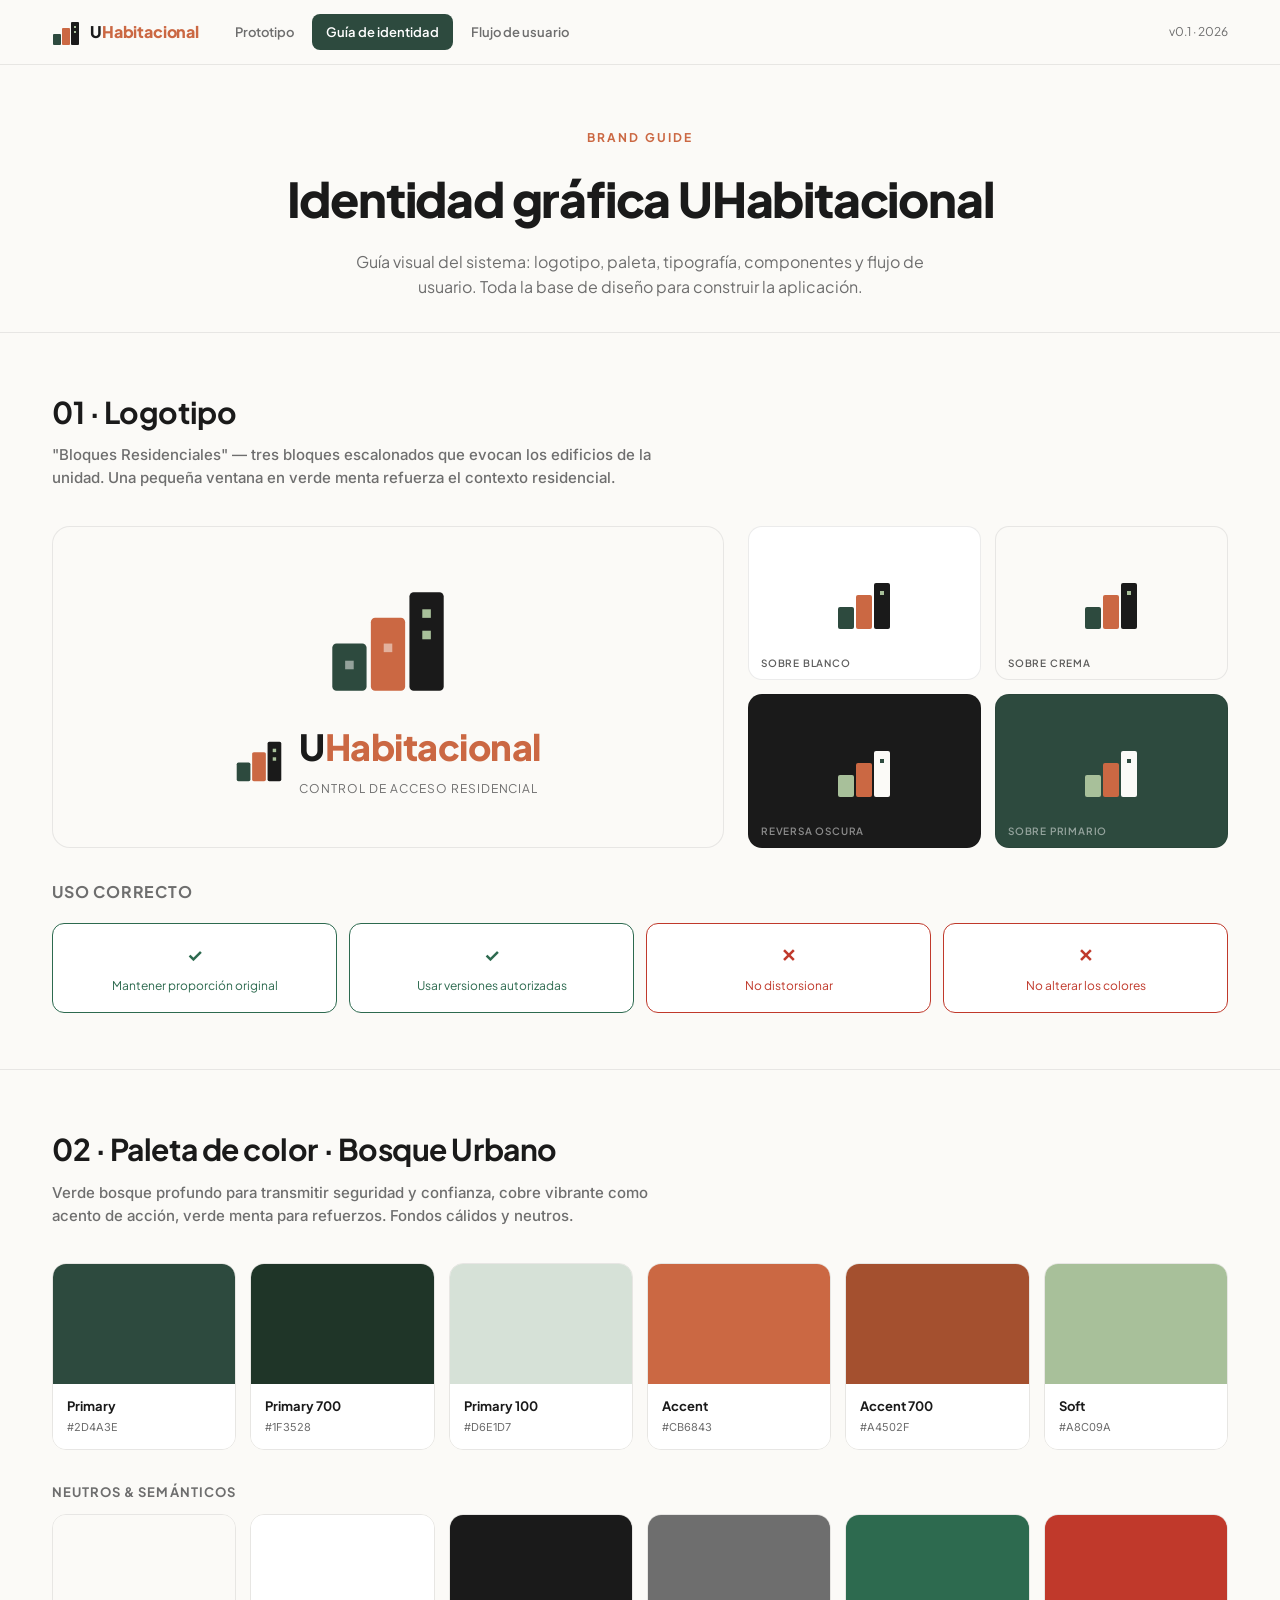
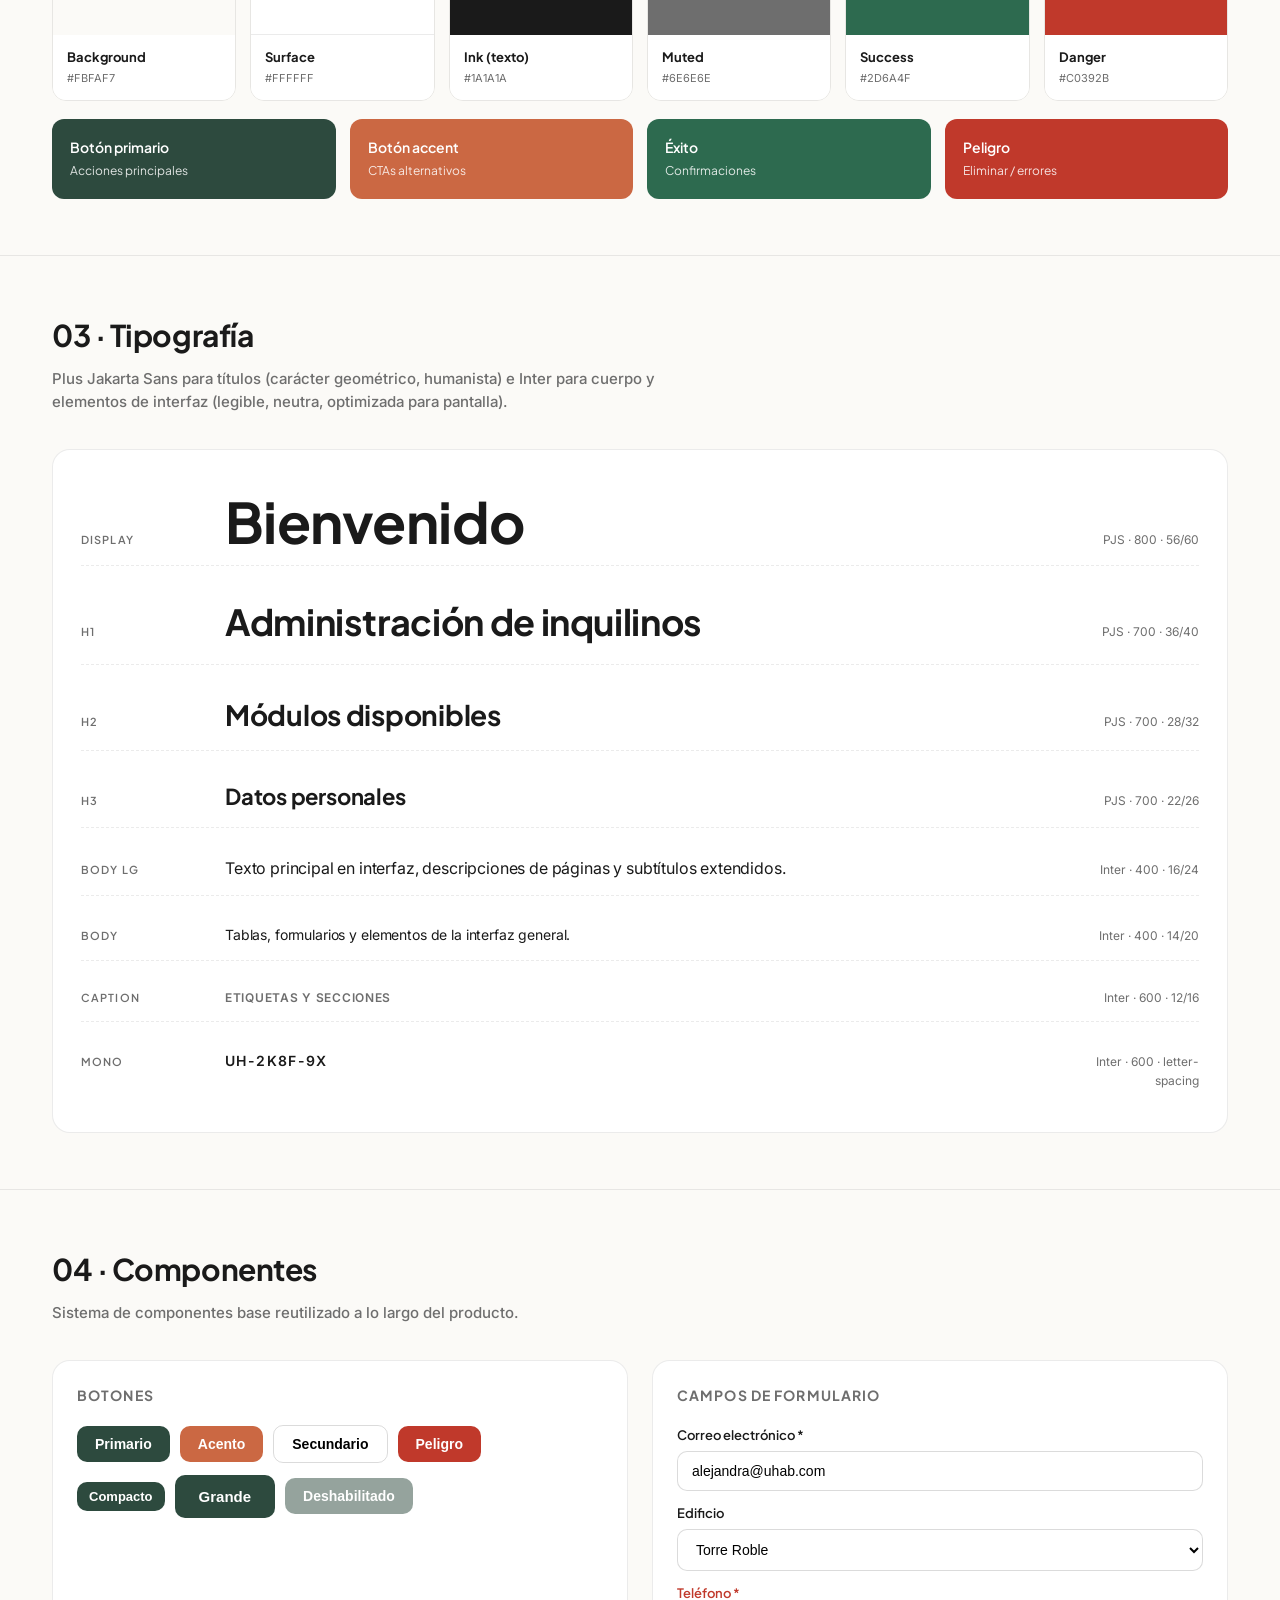
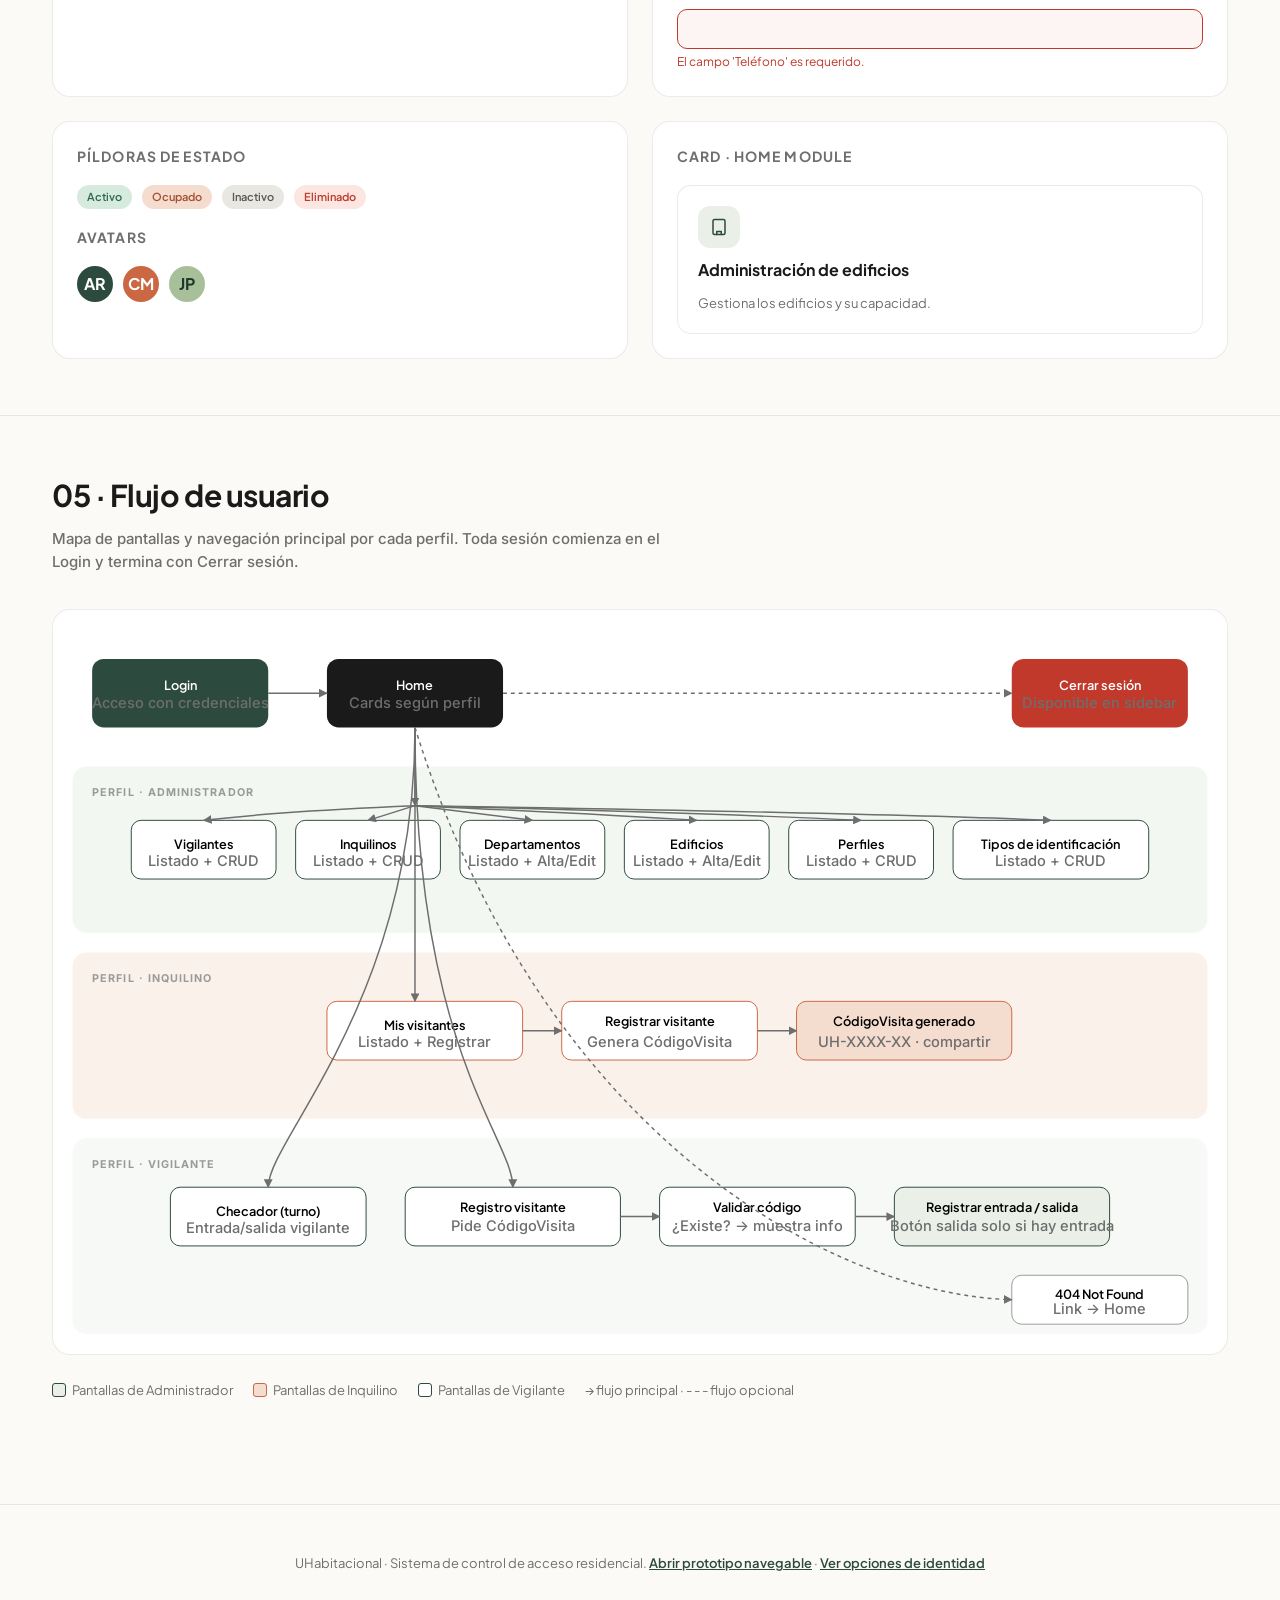
<file: design/guia_identidad.html>
<!DOCTYPE html>
<html lang="es">
<head>
<meta charset="UTF-8" />
<meta name="viewport" content="width=device-width, initial-scale=1.0" />
<title>UHabitacional · Guía de identidad y flujo</title>
<link rel="preconnect" href="https://fonts.googleapis.com">
<link rel="preconnect" href="https://fonts.gstatic.com" crossorigin>
<link href="https://fonts.googleapis.com/css2?family=Plus+Jakarta+Sans:wght@400;500;600;700;800&family=Inter:wght@400;500;600;700&display=swap" rel="stylesheet">
<style>
:root{
  --primary:#2D4A3E;
  --primary-700:#1F3528;
  --primary-100:#D6E1D7;
  --primary-50:#EAF0E8;
  --accent:#CB6843;
  --accent-700:#A4502F;
  --accent-100:#F4DCCE;
  --soft:#A8C09A;
  --bg:#FBFAF7;
  --surface:#FFFFFF;
  --ink:#1A1A1A;
  --muted:#6E6E6E;
  --line:rgba(0,0,0,.08);
  --line-strong:rgba(0,0,0,.14);
  --danger:#C0392B;
  --success:#2D6A4F;
}
*,*::before,*::after{box-sizing:border-box;margin:0;padding:0}
body{font-family:'Plus Jakarta Sans','Inter',sans-serif;background:var(--bg);color:var(--ink);line-height:1.55;-webkit-font-smoothing:antialiased}
.container{max-width:1240px;margin:0 auto;padding:0 32px}

/* Topbar */
.tabs-bar{position:sticky;top:0;z-index:50;background:rgba(251,250,247,.92);backdrop-filter:blur(12px);border-bottom:1px solid var(--line)}
.tabs{display:flex;gap:4px;padding:14px 32px;align-items:center;max-width:1240px;margin:0 auto}
.tabs .brand{display:flex;align-items:center;gap:10px;margin-right:18px}
.tabs .brand-name{font-weight:800;font-size:16px;letter-spacing:-.01em}
.tabs .brand-name .accent{color:var(--accent)}
.tabs a{padding:8px 14px;border-radius:8px;font-size:13px;font-weight:600;color:var(--muted);transition:all .15s ease;text-decoration:none}
.tabs a:hover{color:var(--ink);background:#fff}
.tabs a.active{background:var(--primary);color:#fff}
.tabs .ext{margin-left:auto;font-size:12px;color:var(--muted)}
.tabs .ext a{margin-left:8px}

/* Hero */
header.hero{padding:64px 32px 32px;text-align:center}
.eyebrow{font-size:12px;font-weight:700;letter-spacing:.18em;text-transform:uppercase;color:var(--accent);margin-bottom:14px}
header.hero h1{font-size:48px;font-weight:800;letter-spacing:-.025em;margin-bottom:14px}
header.hero p{color:var(--muted);max-width:580px;margin:0 auto;font-size:16px}

section{padding:56px 0;border-top:1px solid var(--line)}
section h2{font-size:30px;font-weight:700;letter-spacing:-.015em;margin-bottom:8px}
section .sub{color:var(--muted);font-size:15px;margin-bottom:36px;max-width:640px}

/* Cards */
.card{background:var(--surface);border:1px solid var(--line);border-radius:18px;padding:28px}

/* ============ LOGO ============ */
.logo-grid{display:grid;grid-template-columns:1.4fr 1fr;gap:24px}
.logo-hero{
  background:var(--bg);border:1px solid var(--line);border-radius:18px;padding:48px;
  display:flex;flex-direction:column;align-items:center;justify-content:center;gap:24px;
}
.logo-hero .full{display:flex;align-items:center;gap:16px}
.logo-hero .wm{font-weight:800;letter-spacing:-.015em;font-size:36px}
.logo-hero .wm .a{color:var(--accent)}
.logo-hero small{color:var(--muted);font-size:12px;letter-spacing:.08em;text-transform:uppercase}
.logo-variants{display:grid;grid-template-columns:1fr 1fr;gap:14px}
.variant{
  border-radius:14px;padding:24px;display:flex;align-items:center;justify-content:center;min-height:120px;
  border:1px solid var(--line);position:relative;
}
.variant.dark{background:var(--ink)}
.variant.primary{background:var(--primary)}
.variant.light{background:#fff}
.variant.soft{background:var(--bg)}
.variant .lbl{position:absolute;bottom:8px;left:12px;font-size:10px;font-weight:600;letter-spacing:.08em;text-transform:uppercase;opacity:.7}
.variant.dark .lbl,.variant.primary .lbl{color:rgba(255,255,255,.7)}

/* Logo usage do/don't */
.usage{display:grid;grid-template-columns:repeat(4,1fr);gap:12px;margin-top:18px}
.usage div{border:1px solid var(--line);border-radius:12px;padding:14px;background:#fff;font-size:12px;color:var(--muted);text-align:center;min-height:90px;display:flex;flex-direction:column;align-items:center;justify-content:center;gap:8px}
.usage .ok{border-color:var(--success);color:var(--success)}
.usage .ko{border-color:var(--danger);color:var(--danger)}
.usage .ok::before,.usage .ko::before{font-size:18px;font-weight:700}
.usage .ok::before{content:"✓"}
.usage .ko::before{content:"✕"}

/* ============ PALETA ============ */
.palette-block{display:grid;grid-template-columns:repeat(6,1fr);gap:14px}
.swatch{border-radius:14px;overflow:hidden;border:1px solid var(--line);display:flex;flex-direction:column}
.swatch .top{height:120px}
.swatch .meta{padding:12px 14px;background:#fff;font-size:12px}
.swatch .meta strong{display:block;font-size:13px;margin-bottom:2px}
.swatch .meta small{color:var(--muted);font-family:'Inter',monospace;font-size:11px}
.semantic-row{display:grid;grid-template-columns:repeat(4,1fr);gap:14px;margin-top:18px}
.sem{border-radius:12px;padding:18px;color:#fff;font-weight:600;font-size:14px}
.sem small{display:block;opacity:.85;font-weight:400;margin-top:4px;font-size:12px}

/* ============ TIPOGRAFÍA ============ */
.typo-rows{display:flex;flex-direction:column;gap:14px}
.typo-row{display:grid;grid-template-columns:120px 1fr 120px;gap:24px;align-items:baseline;padding:14px 0;border-bottom:1px dashed var(--line)}
.typo-row:last-child{border-bottom:0}
.typo-row .role{font-size:11px;letter-spacing:.1em;text-transform:uppercase;color:var(--muted);font-weight:600}
.typo-row .demo{font-family:'Plus Jakarta Sans',sans-serif;font-weight:700;letter-spacing:-.01em}
.typo-row .spec{font-size:12px;color:var(--muted);font-family:'Inter',monospace;text-align:right}

/* ============ COMPONENTES ============ */
.comp-grid{display:grid;grid-template-columns:repeat(2,1fr);gap:24px}
.comp-card{background:#fff;border:1px solid var(--line);border-radius:18px;padding:24px}
.comp-card h4{font-size:14px;font-weight:700;text-transform:uppercase;letter-spacing:.08em;color:var(--muted);margin-bottom:18px}
.comp-row{display:flex;gap:10px;flex-wrap:wrap;align-items:center;margin-bottom:12px}
.btn{display:inline-flex;align-items:center;gap:8px;padding:10px 18px;border-radius:10px;font-size:14px;font-weight:600;border:0;cursor:pointer}
.btn-primary{background:var(--primary);color:#fff}
.btn-accent{background:var(--accent);color:#fff}
.btn-ghost{background:transparent;border:1px solid var(--line-strong)}
.btn-danger{background:var(--danger);color:#fff}
.input{padding:11px 14px;border:1px solid var(--line-strong);border-radius:10px;background:#fff;font-size:14px;width:100%}
.input:focus{outline:0;border-color:var(--primary);box-shadow:0 0 0 3px rgba(45,74,62,.12)}
.pill{display:inline-block;padding:3px 10px;border-radius:999px;font-size:11px;font-weight:600}
.pill-s{background:#D6EBDD;color:#2D6A4F}
.pill-a{background:#F4DCCE;color:#A4502F}
.pill-n{background:#E9E7E2;color:#5a5852}
.pill-d{background:#FBE6E2;color:#C0392B}

/* ============ FLUJO ============ */
.flow{position:relative}
.flow-svg{width:100%;height:auto;background:#fff;border-radius:18px;border:1px solid var(--line)}

/* Footer */
footer{padding:48px 0 64px;text-align:center;color:var(--muted);font-size:13px;border-top:1px solid var(--line);margin-top:48px}
footer a{color:var(--primary);font-weight:600}

@media (max-width:900px){
  .logo-grid,.comp-grid{grid-template-columns:1fr}
  .palette-block{grid-template-columns:repeat(2,1fr)}
  .typo-row{grid-template-columns:1fr}
  .typo-row .spec{text-align:left}
  header.hero h1{font-size:34px}
  .usage{grid-template-columns:repeat(2,1fr)}
}
</style>
</head>
<body>

<div class="tabs-bar">
  <nav class="tabs">
    <div class="brand">
      <svg width="28" height="28" viewBox="0 0 56 56"><rect x="2" y="32" width="16" height="22" rx="2" fill="#2D4A3E"/><rect x="20" y="20" width="16" height="34" rx="2" fill="#CB6843"/><rect x="38" y="8" width="16" height="46" rx="2" fill="#1A1A1A"/><rect x="44" y="16" width="4" height="4" fill="#A8C09A"/><rect x="44" y="26" width="4" height="4" fill="#A8C09A"/></svg>
      <span class="brand-name">U<span class="accent">Habitacional</span></span>
    </div>
    <a href="index.html">Prototipo</a>
    <a href="#" class="active">Guía de identidad</a>
    <a href="#flow">Flujo de usuario</a>
    <span class="ext">v0.1 · 2026</span>
  </nav>
</div>

<header class="hero">
  <div class="eyebrow">Brand Guide</div>
  <h1>Identidad gráfica UHabitacional</h1>
  <p>Guía visual del sistema: logotipo, paleta, tipografía, componentes y flujo de usuario. Toda la base de diseño para construir la aplicación.</p>
</header>

<!-- ========== LOGO ========== -->
<section>
  <div class="container">
    <h2>01 · Logotipo</h2>
    <p class="sub">"Bloques Residenciales" — tres bloques escalonados que evocan los edificios de la unidad. Una pequeña ventana en verde menta refuerza el contexto residencial.</p>

    <div class="logo-grid">
      <div class="logo-hero">
        <svg width="120" height="120" viewBox="0 0 56 56"><rect x="2" y="32" width="16" height="22" rx="2" fill="#2D4A3E"/><rect x="20" y="20" width="16" height="34" rx="2" fill="#CB6843"/><rect x="38" y="8" width="16" height="46" rx="2" fill="#1A1A1A"/><rect x="44" y="16" width="4" height="4" fill="#A8C09A"/><rect x="44" y="26" width="4" height="4" fill="#A8C09A"/><rect x="26" y="32" width="4" height="4" fill="#FBFAF7" opacity=".5"/><rect x="8" y="40" width="4" height="4" fill="#FBFAF7" opacity=".5"/></svg>
        <div class="full">
          <svg width="48" height="48" viewBox="0 0 56 56"><rect x="2" y="32" width="16" height="22" rx="2" fill="#2D4A3E"/><rect x="20" y="20" width="16" height="34" rx="2" fill="#CB6843"/><rect x="38" y="8" width="16" height="46" rx="2" fill="#1A1A1A"/><rect x="44" y="16" width="4" height="4" fill="#A8C09A"/><rect x="44" y="26" width="4" height="4" fill="#A8C09A"/></svg>
          <div>
            <div class="wm">U<span class="a">Habitacional</span></div>
            <small>Control de acceso residencial</small>
          </div>
        </div>
      </div>

      <div class="logo-variants">
        <div class="variant light">
          <svg width="56" height="56" viewBox="0 0 56 56"><rect x="2" y="32" width="16" height="22" rx="2" fill="#2D4A3E"/><rect x="20" y="20" width="16" height="34" rx="2" fill="#CB6843"/><rect x="38" y="8" width="16" height="46" rx="2" fill="#1A1A1A"/><rect x="44" y="16" width="4" height="4" fill="#A8C09A"/></svg>
          <span class="lbl">Sobre blanco</span>
        </div>
        <div class="variant soft">
          <svg width="56" height="56" viewBox="0 0 56 56"><rect x="2" y="32" width="16" height="22" rx="2" fill="#2D4A3E"/><rect x="20" y="20" width="16" height="34" rx="2" fill="#CB6843"/><rect x="38" y="8" width="16" height="46" rx="2" fill="#1A1A1A"/><rect x="44" y="16" width="4" height="4" fill="#A8C09A"/></svg>
          <span class="lbl">Sobre crema</span>
        </div>
        <div class="variant dark">
          <svg width="56" height="56" viewBox="0 0 56 56"><rect x="2" y="32" width="16" height="22" rx="2" fill="#A8C09A"/><rect x="20" y="20" width="16" height="34" rx="2" fill="#CB6843"/><rect x="38" y="8" width="16" height="46" rx="2" fill="#FBFAF7"/><rect x="44" y="16" width="4" height="4" fill="#2D4A3E"/></svg>
          <span class="lbl">Reversa oscura</span>
        </div>
        <div class="variant primary">
          <svg width="56" height="56" viewBox="0 0 56 56"><rect x="2" y="32" width="16" height="22" rx="2" fill="#A8C09A"/><rect x="20" y="20" width="16" height="34" rx="2" fill="#CB6843"/><rect x="38" y="8" width="16" height="46" rx="2" fill="#FBFAF7"/><rect x="44" y="16" width="4" height="4" fill="#2D4A3E"/></svg>
          <span class="lbl">Sobre primario</span>
        </div>
      </div>
    </div>

    <h3 style="margin-top:32px;font-size:16px;font-weight:700;color:var(--muted);letter-spacing:.05em;text-transform:uppercase">Uso correcto</h3>
    <div class="usage">
      <div class="ok">Mantener proporción original</div>
      <div class="ok">Usar versiones autorizadas</div>
      <div class="ko">No distorsionar</div>
      <div class="ko">No alterar los colores</div>
    </div>
  </div>
</section>

<!-- ========== PALETA ========== -->
<section>
  <div class="container">
    <h2>02 · Paleta de color · Bosque Urbano</h2>
    <p class="sub">Verde bosque profundo para transmitir seguridad y confianza, cobre vibrante como acento de acción, verde menta para refuerzos. Fondos cálidos y neutros.</p>

    <div class="palette-block">
      <div class="swatch"><div class="top" style="background:#2D4A3E"></div><div class="meta"><strong>Primary</strong><small>#2D4A3E</small></div></div>
      <div class="swatch"><div class="top" style="background:#1F3528"></div><div class="meta"><strong>Primary 700</strong><small>#1F3528</small></div></div>
      <div class="swatch"><div class="top" style="background:#D6E1D7"></div><div class="meta"><strong>Primary 100</strong><small>#D6E1D7</small></div></div>
      <div class="swatch"><div class="top" style="background:#CB6843"></div><div class="meta"><strong>Accent</strong><small>#CB6843</small></div></div>
      <div class="swatch"><div class="top" style="background:#A4502F"></div><div class="meta"><strong>Accent 700</strong><small>#A4502F</small></div></div>
      <div class="swatch"><div class="top" style="background:#A8C09A"></div><div class="meta"><strong>Soft</strong><small>#A8C09A</small></div></div>
    </div>

    <h3 style="margin:32px 0 12px;font-size:13px;font-weight:700;color:var(--muted);letter-spacing:.08em;text-transform:uppercase">Neutros & semánticos</h3>
    <div class="palette-block">
      <div class="swatch"><div class="top" style="background:#FBFAF7"></div><div class="meta"><strong>Background</strong><small>#FBFAF7</small></div></div>
      <div class="swatch"><div class="top" style="background:#FFFFFF;border-bottom:1px solid var(--line)"></div><div class="meta"><strong>Surface</strong><small>#FFFFFF</small></div></div>
      <div class="swatch"><div class="top" style="background:#1A1A1A"></div><div class="meta"><strong>Ink (texto)</strong><small>#1A1A1A</small></div></div>
      <div class="swatch"><div class="top" style="background:#6E6E6E"></div><div class="meta"><strong>Muted</strong><small>#6E6E6E</small></div></div>
      <div class="swatch"><div class="top" style="background:#2D6A4F"></div><div class="meta"><strong>Success</strong><small>#2D6A4F</small></div></div>
      <div class="swatch"><div class="top" style="background:#C0392B"></div><div class="meta"><strong>Danger</strong><small>#C0392B</small></div></div>
    </div>

    <div class="semantic-row">
      <div class="sem" style="background:#2D4A3E">Botón primario<small>Acciones principales</small></div>
      <div class="sem" style="background:#CB6843">Botón accent<small>CTAs alternativos</small></div>
      <div class="sem" style="background:#2D6A4F">Éxito<small>Confirmaciones</small></div>
      <div class="sem" style="background:#C0392B">Peligro<small>Eliminar / errores</small></div>
    </div>
  </div>
</section>

<!-- ========== TIPOGRAFÍA ========== -->
<section>
  <div class="container">
    <h2>03 · Tipografía</h2>
    <p class="sub">Plus Jakarta Sans para títulos (carácter geométrico, humanista) e Inter para cuerpo y elementos de interfaz (legible, neutra, optimizada para pantalla).</p>

    <div class="card">
      <div class="typo-rows">
        <div class="typo-row"><span class="role">Display</span><span class="demo" style="font-size:56px;line-height:1.05">Bienvenido</span><span class="spec">PJS · 800 · 56/60</span></div>
        <div class="typo-row"><span class="role">H1</span><span class="demo" style="font-size:36px">Administración de inquilinos</span><span class="spec">PJS · 700 · 36/40</span></div>
        <div class="typo-row"><span class="role">H2</span><span class="demo" style="font-size:28px">Módulos disponibles</span><span class="spec">PJS · 700 · 28/32</span></div>
        <div class="typo-row"><span class="role">H3</span><span class="demo" style="font-size:22px">Datos personales</span><span class="spec">PJS · 700 · 22/26</span></div>
        <div class="typo-row"><span class="role">Body lg</span><span class="demo" style="font-size:16px;font-family:Inter;font-weight:400">Texto principal en interfaz, descripciones de páginas y subtítulos extendidos.</span><span class="spec">Inter · 400 · 16/24</span></div>
        <div class="typo-row"><span class="role">Body</span><span class="demo" style="font-size:14px;font-family:Inter;font-weight:400">Tablas, formularios y elementos de la interfaz general.</span><span class="spec">Inter · 400 · 14/20</span></div>
        <div class="typo-row"><span class="role">Caption</span><span class="demo" style="font-size:12px;font-family:Inter;font-weight:600;letter-spacing:.06em;text-transform:uppercase;color:var(--muted)">Etiquetas y secciones</span><span class="spec">Inter · 600 · 12/16</span></div>
        <div class="typo-row"><span class="role">Mono</span><span class="demo" style="font-size:14px;font-family:Inter;font-weight:600;letter-spacing:.1em">UH-2K8F-9X</span><span class="spec">Inter · 600 · letter-spacing</span></div>
      </div>
    </div>
  </div>
</section>

<!-- ========== COMPONENTES ========== -->
<section>
  <div class="container">
    <h2>04 · Componentes</h2>
    <p class="sub">Sistema de componentes base reutilizado a lo largo del producto.</p>

    <div class="comp-grid">
      <div class="comp-card">
        <h4>Botones</h4>
        <div class="comp-row">
          <button class="btn btn-primary">Primario</button>
          <button class="btn btn-accent">Acento</button>
          <button class="btn btn-ghost">Secundario</button>
          <button class="btn btn-danger">Peligro</button>
        </div>
        <div class="comp-row">
          <button class="btn btn-primary" style="padding:7px 12px;font-size:13px">Compacto</button>
          <button class="btn btn-primary" style="padding:13px 24px;font-size:15px">Grande</button>
          <button class="btn btn-primary" disabled style="opacity:.5">Deshabilitado</button>
        </div>
      </div>

      <div class="comp-card">
        <h4>Campos de formulario</h4>
        <div style="display:flex;flex-direction:column;gap:12px">
          <div>
            <label style="font-size:13px;font-weight:600;display:block;margin-bottom:6px">Correo electrónico *</label>
            <input class="input" value="alejandra@uhab.com" />
          </div>
          <div>
            <label style="font-size:13px;font-weight:600;display:block;margin-bottom:6px">Edificio</label>
            <select class="input"><option>Torre Roble</option></select>
          </div>
          <div>
            <label style="font-size:13px;font-weight:600;display:block;margin-bottom:6px;color:var(--danger)">Teléfono *</label>
            <input class="input" style="border-color:var(--danger);background:#FCF5F4" placeholder="" />
            <small style="color:var(--danger);font-size:12px;margin-top:4px;display:block">El campo 'Teléfono' es requerido.</small>
          </div>
        </div>
      </div>

      <div class="comp-card">
        <h4>Píldoras de estado</h4>
        <div class="comp-row">
          <span class="pill pill-s">Activo</span>
          <span class="pill pill-a">Ocupado</span>
          <span class="pill pill-n">Inactivo</span>
          <span class="pill pill-d">Eliminado</span>
        </div>
        <h4 style="margin-top:18px">Avatars</h4>
        <div class="comp-row">
          <div style="width:36px;height:36px;border-radius:50%;background:var(--primary);color:#fff;display:flex;align-items:center;justify-content:center;font-weight:700">AR</div>
          <div style="width:36px;height:36px;border-radius:50%;background:var(--accent);color:#fff;display:flex;align-items:center;justify-content:center;font-weight:700">CM</div>
          <div style="width:36px;height:36px;border-radius:50%;background:var(--soft);color:var(--primary-700);display:flex;align-items:center;justify-content:center;font-weight:700">JP</div>
        </div>
      </div>

      <div class="comp-card">
        <h4>Card · home module</h4>
        <div style="border:1px solid var(--line);border-radius:14px;padding:20px;display:flex;flex-direction:column;gap:10px;background:#fff">
          <div style="width:42px;height:42px;border-radius:12px;background:var(--primary-50);color:var(--primary);display:inline-flex;align-items:center;justify-content:center">
            <svg width="18" height="18" viewBox="0 0 24 24" fill="none" stroke="currentColor" stroke-width="2" stroke-linecap="round" stroke-linejoin="round"><rect x="4" y="2" width="16" height="20" rx="2"/><path d="M9 22v-4h6v4"/></svg>
          </div>
          <h3 style="font-size:16px;font-weight:700">Administración de edificios</h3>
          <p style="font-size:13px;color:var(--muted)">Gestiona los edificios y su capacidad.</p>
        </div>
      </div>
    </div>
  </div>
</section>

<!-- ========== FLOW ========== -->
<section id="flow">
  <div class="container">
    <h2>05 · Flujo de usuario</h2>
    <p class="sub">Mapa de pantallas y navegación principal por cada perfil. Toda sesión comienza en el Login y termina con Cerrar sesión.</p>

    <div class="flow">
      <svg class="flow-svg" viewBox="0 0 1200 760" xmlns="http://www.w3.org/2000/svg">
        <defs>
          <marker id="arr" viewBox="0 0 10 10" refX="9" refY="5" markerWidth="6" markerHeight="6" orient="auto-start-reverse">
            <path d="M0 0 L10 5 L0 10 z" fill="#6E6E6E"/>
          </marker>
          <style>
            .node{font-family:'Plus Jakarta Sans',sans-serif;font-size:13px;font-weight:600}
            .sub{font-family:'Inter',sans-serif;font-size:11px;fill:#6E6E6E;font-weight:500}
            .lane{font-family:'Inter',sans-serif;font-size:11px;font-weight:700;letter-spacing:.1em;fill:#9A9A98}
            .edge{stroke:#6E6E6E;stroke-width:1.5;fill:none}
          </style>
        </defs>

        <!-- Background lanes -->
        <rect x="20" y="160" width="1160" height="170" rx="14" fill="#EAF0E8" opacity=".55"/>
        <rect x="20" y="350" width="1160" height="170" rx="14" fill="#F4DCCE" opacity=".4"/>
        <rect x="20" y="540" width="1160" height="200" rx="14" fill="#EAF0E8" opacity=".4"/>

        <text class="lane" x="40" y="190">PERFIL · ADMINISTRADOR</text>
        <text class="lane" x="40" y="380">PERFIL · INQUILINO</text>
        <text class="lane" x="40" y="570">PERFIL · VIGILANTE</text>

        <!-- Entry: Login -->
        <g>
          <rect x="40" y="50" width="180" height="70" rx="12" fill="#2D4A3E"/>
          <text class="node" x="130" y="82" fill="#fff" text-anchor="middle">Login</text>
          <text class="sub" x="130" y="100" fill="#D6E1D7" text-anchor="middle">Acceso con credenciales</text>
        </g>

        <!-- Home (router by role) -->
        <g>
          <rect x="280" y="50" width="180" height="70" rx="12" fill="#1A1A1A"/>
          <text class="node" x="370" y="82" fill="#fff" text-anchor="middle">Home</text>
          <text class="sub" x="370" y="100" fill="#9A9A98" text-anchor="middle">Cards según perfil</text>
        </g>

        <!-- Logout exit -->
        <g>
          <rect x="980" y="50" width="180" height="70" rx="12" fill="#C0392B"/>
          <text class="node" x="1070" y="82" fill="#fff" text-anchor="middle">Cerrar sesión</text>
          <text class="sub" x="1070" y="100" fill="#FBE6E2" text-anchor="middle">Disponible en sidebar</text>
        </g>

        <!-- Edges Login->Home->Logout -->
        <path class="edge" d="M220 85 L280 85" marker-end="url(#arr)"/>
        <path class="edge" d="M460 85 L980 85" marker-end="url(#arr)" stroke-dasharray="4 4"/>

        <!-- ===== ADMIN lane (y center 245) ===== -->
        <g>
          <rect x="80"  y="215" width="148" height="60" rx="10" fill="#fff" stroke="#2D4A3E"/>
          <text class="node" x="154" y="244" text-anchor="middle">Vigilantes</text>
          <text class="sub"  x="154" y="262" text-anchor="middle">Listado + CRUD</text>
        </g>
        <g>
          <rect x="248" y="215" width="148" height="60" rx="10" fill="#fff" stroke="#2D4A3E"/>
          <text class="node" x="322" y="244" text-anchor="middle">Inquilinos</text>
          <text class="sub"  x="322" y="262" text-anchor="middle">Listado + CRUD</text>
        </g>
        <g>
          <rect x="416" y="215" width="148" height="60" rx="10" fill="#fff" stroke="#2D4A3E"/>
          <text class="node" x="490" y="244" text-anchor="middle">Departamentos</text>
          <text class="sub"  x="490" y="262" text-anchor="middle">Listado + Alta/Edit</text>
        </g>
        <g>
          <rect x="584" y="215" width="148" height="60" rx="10" fill="#fff" stroke="#2D4A3E"/>
          <text class="node" x="658" y="244" text-anchor="middle">Edificios</text>
          <text class="sub"  x="658" y="262" text-anchor="middle">Listado + Alta/Edit</text>
        </g>
        <g>
          <rect x="752" y="215" width="148" height="60" rx="10" fill="#fff" stroke="#2D4A3E"/>
          <text class="node" x="826" y="244" text-anchor="middle">Perfiles</text>
          <text class="sub"  x="826" y="262" text-anchor="middle">Listado + CRUD</text>
        </g>
        <g>
          <rect x="920" y="215" width="200" height="60" rx="10" fill="#fff" stroke="#2D4A3E"/>
          <text class="node" x="1020" y="244" text-anchor="middle">Tipos de identificación</text>
          <text class="sub"  x="1020" y="262" text-anchor="middle">Listado + CRUD</text>
        </g>

        <!-- Edges Home -> Admin modules -->
        <path class="edge" d="M370 120 L370 200" marker-end="url(#arr)"/>
        <path class="edge" d="M370 200 C 250 205, 200 210, 154 215" marker-end="url(#arr)"/>
        <path class="edge" d="M370 200 L322 215" marker-end="url(#arr)"/>
        <path class="edge" d="M370 200 L490 215" marker-end="url(#arr)"/>
        <path class="edge" d="M370 200 C 480 205, 580 210, 658 215" marker-end="url(#arr)"/>
        <path class="edge" d="M370 200 C 580 205, 720 210, 826 215" marker-end="url(#arr)"/>
        <path class="edge" d="M370 200 C 680 205, 900 210, 1020 215" marker-end="url(#arr)"/>

        <!-- ===== INQUILINO lane (y center ~430) ===== -->
        <g>
          <rect x="280" y="400" width="200" height="60" rx="10" fill="#fff" stroke="#CB6843"/>
          <text class="node" x="380" y="429" text-anchor="middle">Mis visitantes</text>
          <text class="sub"  x="380" y="447" text-anchor="middle">Listado + Registrar</text>
        </g>
        <g>
          <rect x="520" y="400" width="200" height="60" rx="10" fill="#fff" stroke="#CB6843"/>
          <text class="node" x="620" y="425" text-anchor="middle">Registrar visitante</text>
          <text class="sub"  x="620" y="447" text-anchor="middle">Genera CódigoVisita</text>
        </g>
        <g>
          <rect x="760" y="400" width="220" height="60" rx="10" fill="#F4DCCE" stroke="#CB6843"/>
          <text class="node" x="870" y="425" text-anchor="middle">CódigoVisita generado</text>
          <text class="sub"  x="870" y="447" text-anchor="middle">UH-XXXX-XX · compartir</text>
        </g>

        <!-- Edges Home -> Inquilino -->
        <path class="edge" d="M370 120 C 370 250, 370 360, 370 400" marker-end="url(#arr)"/>
        <path class="edge" d="M480 430 L520 430" marker-end="url(#arr)"/>
        <path class="edge" d="M720 430 L760 430" marker-end="url(#arr)"/>

        <!-- ===== VIGILANTE lane (y center ~620) ===== -->
        <g>
          <rect x="120" y="590" width="200" height="60" rx="10" fill="#fff" stroke="#2D4A3E"/>
          <text class="node" x="220" y="619" text-anchor="middle">Checador (turno)</text>
          <text class="sub"  x="220" y="637" text-anchor="middle">Entrada/salida vigilante</text>
        </g>
        <g>
          <rect x="360" y="590" width="220" height="60" rx="10" fill="#fff" stroke="#2D4A3E"/>
          <text class="node" x="470" y="615" text-anchor="middle">Registro visitante</text>
          <text class="sub"  x="470" y="635" text-anchor="middle">Pide CódigoVisita</text>
        </g>
        <g>
          <rect x="620" y="590" width="200" height="60" rx="10" fill="#fff" stroke="#2D4A3E"/>
          <text class="node" x="720" y="615" text-anchor="middle">Validar código</text>
          <text class="sub"  x="720" y="635" text-anchor="middle">¿Existe? → muestra info</text>
        </g>
        <g>
          <rect x="860" y="590" width="220" height="60" rx="10" fill="#EAF0E8" stroke="#2D4A3E"/>
          <text class="node" x="970" y="615" text-anchor="middle">Registrar entrada / salida</text>
          <text class="sub"  x="970" y="635" text-anchor="middle">Botón salida solo si hay entrada</text>
        </g>

        <!-- Edges Home -> Vigilante -->
        <path class="edge" d="M370 120 C 370 400, 220 540, 220 590" marker-end="url(#arr)"/>
        <path class="edge" d="M370 120 C 370 450, 470 540, 470 590" marker-end="url(#arr)"/>
        <path class="edge" d="M580 620 L620 620" marker-end="url(#arr)"/>
        <path class="edge" d="M820 620 L860 620" marker-end="url(#arr)"/>

        <!-- Footer note 404 -->
        <g>
          <rect x="980" y="680" width="180" height="50" rx="10" fill="#fff" stroke="#9A9A98"/>
          <text class="node" x="1070" y="704" text-anchor="middle">404 Not Found</text>
          <text class="sub" x="1070" y="720" text-anchor="middle">Link → Home</text>
        </g>
        <path class="edge" d="M370 120 C 500 540, 800 700, 980 705" marker-end="url(#arr)" stroke-dasharray="4 4"/>
      </svg>
    </div>

    <div style="margin-top:18px;color:var(--muted);font-size:13px;display:flex;gap:20px;flex-wrap:wrap">
      <span style="display:inline-flex;align-items:center;gap:6px"><span style="width:14px;height:14px;background:#EAF0E8;border:1px solid #2D4A3E;border-radius:3px"></span> Pantallas de Administrador</span>
      <span style="display:inline-flex;align-items:center;gap:6px"><span style="width:14px;height:14px;background:#F4DCCE;border:1px solid #CB6843;border-radius:3px"></span> Pantallas de Inquilino</span>
      <span style="display:inline-flex;align-items:center;gap:6px"><span style="width:14px;height:14px;background:#fff;border:1px solid #2D4A3E;border-radius:3px"></span> Pantallas de Vigilante</span>
      <span style="display:inline-flex;align-items:center;gap:6px">→ flujo principal · - - - flujo opcional</span>
    </div>
  </div>
</section>

<footer>
  <div class="container">
    <p>UHabitacional · Sistema de control de acceso residencial. <a href="index.html">Abrir prototipo navegable</a> · <a href="00_seleccion_identidad.html">Ver opciones de identidad</a></p>
  </div>
</footer>

</body>
</html>
</file>
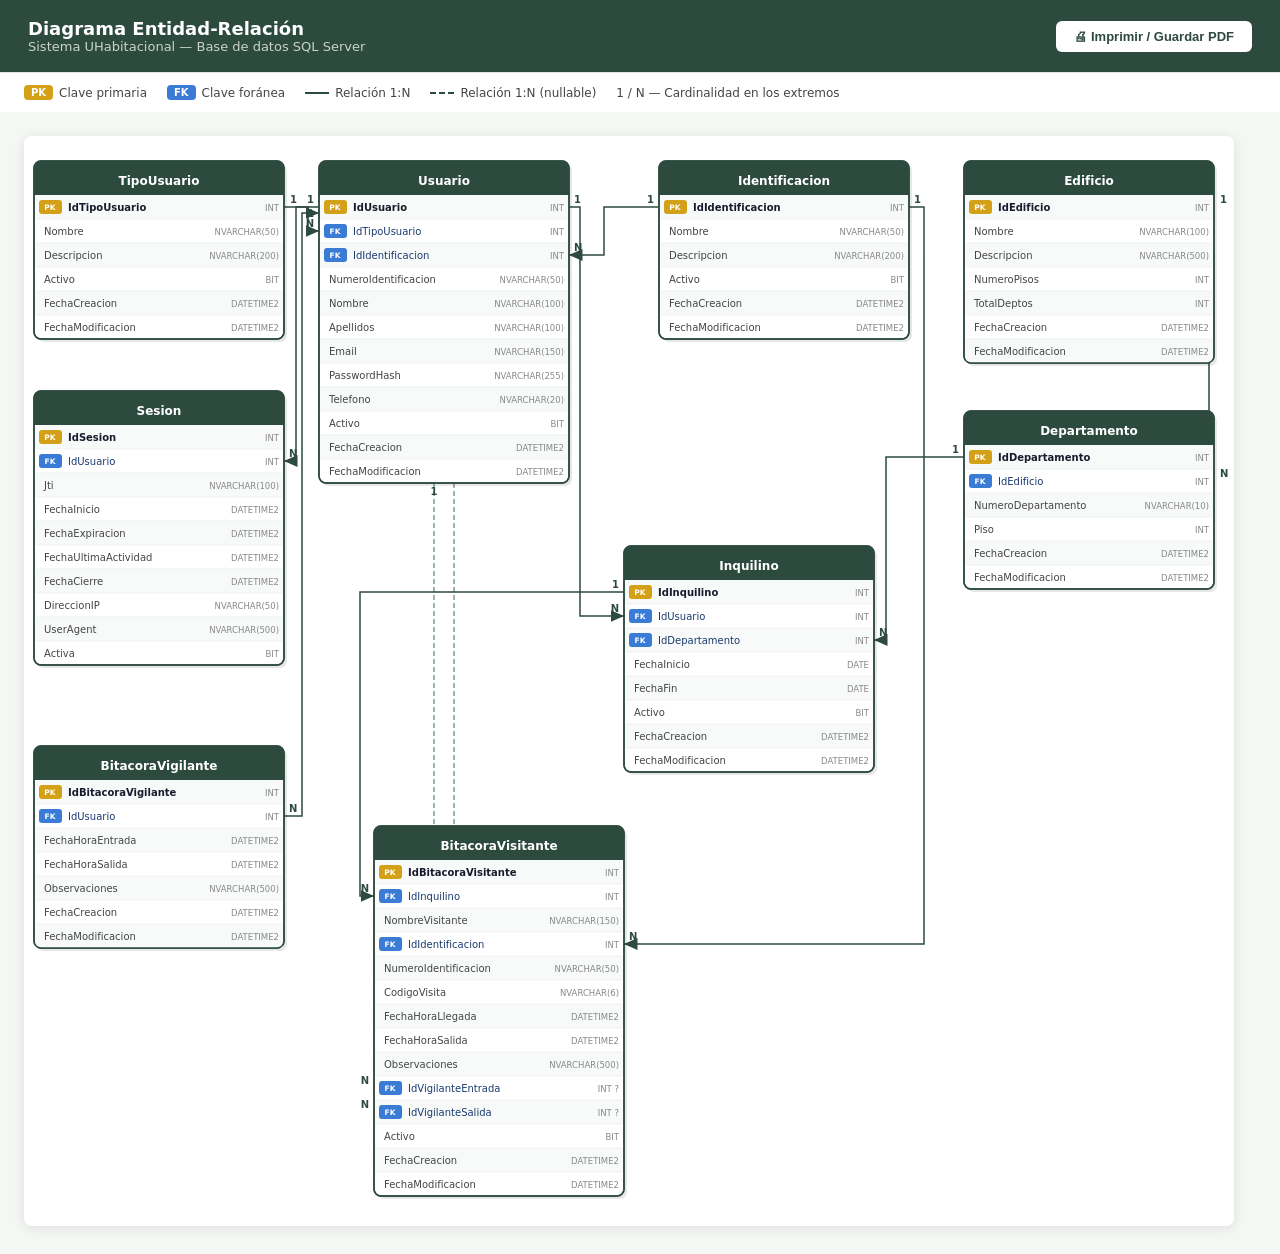
<file: design/UHabitacional_Diagrama_ER.html>
<!DOCTYPE html>
<html lang="es">
<head>
<meta charset="UTF-8">
<title>Diagrama ER – UHabitacional</title>
<style>
  * { box-sizing: border-box; margin: 0; padding: 0; }
  body { font-family: system-ui, sans-serif; background: #F5F7F5; }
  .page-header {
    background: #2D4A3E; color: white;
    padding: 18px 28px; display: flex; align-items: center; gap: 20px;
  }
  .page-header h1 { font-size: 18px; }
  .page-header h2 { font-size: 13px; opacity: .75; font-weight: 400; }
  .print-btn {
    margin-left: auto; background: white; color: #2D4A3E;
    border: none; padding: 8px 18px; border-radius: 6px;
    font-size: 13px; font-weight: 600; cursor: pointer;
  }
  .diagram-scroll { padding: 24px; overflow: auto; }
  svg text { font-family: system-ui, -apple-system, sans-serif; }
  @media print {
    body { background: white; }
    .page-header .print-btn { display: none; }
    .diagram-scroll { padding: 0; overflow: visible; }
  }
  .legend {
    display: flex; gap: 20px; padding: 12px 24px;
    background: white; border-top: 1px solid #E6E4DF;
    font-size: 12px; color: #444;
  }
  .legend-item { display: flex; align-items: center; gap: 6px; }
  .badge { display: inline-block; padding: 2px 7px; border-radius: 4px; font-size: 10px; font-weight: 700; color: white; }
  .badge-pk { background: #D4A017; }
  .badge-fk { background: #3A7BD5; }
  .badge-line { width: 24px; height: 2px; background: #2D4A3E; display: inline-block; }
  .badge-dashed { width: 24px; height: 2px; background: #2D4A3E; display: inline-block; border-top: 2px dashed #2D4A3E; background: none; }
</style>
</head>
<body>

<div class="page-header">
  <div>
    <h1>Diagrama Entidad-Relación</h1>
    <h2>Sistema UHabitacional — Base de datos SQL Server</h2>
  </div>
  <button class="print-btn" onclick="window.print()">🖨 Imprimir / Guardar PDF</button>
</div>

<div class="legend">
  <div class="legend-item"><span class="badge badge-pk">PK</span> Clave primaria</div>
  <div class="legend-item"><span class="badge badge-fk">FK</span> Clave foránea</div>
  <div class="legend-item"><span class="badge-line"></span> Relación 1:N</div>
  <div class="legend-item"><span class="badge-dashed"></span> Relación 1:N (nullable)</div>
  <div class="legend-item">1 / N — Cardinalidad en los extremos</div>
</div>

<div class="diagram-scroll">
<svg id="er" xmlns="http://www.w3.org/2000/svg" width="1210" height="1090"
     style="background:white; border-radius:8px; box-shadow:0 2px 12px rgba(0,0,0,.1);">

<defs>
  <marker id="arrow-n" markerWidth="10" markerHeight="10" refX="9" refY="4" orient="auto">
    <path d="M0,0 L0,8 L9,4 Z" fill="#2D4A3E"/>
  </marker>
  <marker id="arrow-n-dash" markerWidth="10" markerHeight="10" refX="9" refY="4" orient="auto">
    <path d="M0,0 L0,8 L9,4 Z" fill="#7A9E8E"/>
  </marker>
</defs>

<script type="text/javascript">
// ── Data ────────────────────────────────────────────────────────────────────
const W=250, RH=24, HH=34;
const PC='#2D4A3E', GLD='#D4A017', BLU='#3A7BD5', MUT='#6B7280';
const NS='http://www.w3.org/2000/svg';

const TABLES = [
  { id:'TipoUsuario', x:10, y:25, cols:[
    {n:'IdTipoUsuario',   t:'INT',          pk:true},
    {n:'Nombre',          t:'NVARCHAR(50)'},
    {n:'Descripcion',     t:'NVARCHAR(200)'},
    {n:'Activo',          t:'BIT'},
    {n:'FechaCreacion',   t:'DATETIME2'},
    {n:'FechaModificacion',t:'DATETIME2'},
  ]},
  { id:'Usuario', x:295, y:25, cols:[
    {n:'IdUsuario',          t:'INT',          pk:true},
    {n:'IdTipoUsuario',      t:'INT',          fk:true},
    {n:'IdIdentificacion',   t:'INT',          fk:true},
    {n:'NumeroIdentificacion',t:'NVARCHAR(50)'},
    {n:'Nombre',             t:'NVARCHAR(100)'},
    {n:'Apellidos',          t:'NVARCHAR(100)'},
    {n:'Email',              t:'NVARCHAR(150)'},
    {n:'PasswordHash',       t:'NVARCHAR(255)'},
    {n:'Telefono',           t:'NVARCHAR(20)'},
    {n:'Activo',             t:'BIT'},
    {n:'FechaCreacion',      t:'DATETIME2'},
    {n:'FechaModificacion',  t:'DATETIME2'},
  ]},
  { id:'Identificacion', x:635, y:25, cols:[
    {n:'IdIdentificacion',  t:'INT',          pk:true},
    {n:'Nombre',            t:'NVARCHAR(50)'},
    {n:'Descripcion',       t:'NVARCHAR(200)'},
    {n:'Activo',            t:'BIT'},
    {n:'FechaCreacion',     t:'DATETIME2'},
    {n:'FechaModificacion', t:'DATETIME2'},
  ]},
  { id:'Edificio', x:940, y:25, cols:[
    {n:'IdEdificio',        t:'INT',          pk:true},
    {n:'Nombre',            t:'NVARCHAR(100)'},
    {n:'Descripcion',       t:'NVARCHAR(500)'},
    {n:'NumeroPisos',       t:'INT'},
    {n:'TotalDeptos',       t:'INT'},
    {n:'FechaCreacion',     t:'DATETIME2'},
    {n:'FechaModificacion', t:'DATETIME2'},
  ]},
  { id:'Sesion', x:10, y:255, cols:[
    {n:'IdSesion',           t:'INT',          pk:true},
    {n:'IdUsuario',          t:'INT',          fk:true},
    {n:'Jti',                t:'NVARCHAR(100)'},
    {n:'FechaInicio',        t:'DATETIME2'},
    {n:'FechaExpiracion',    t:'DATETIME2'},
    {n:'FechaUltimaActividad',t:'DATETIME2'},
    {n:'FechaCierre',        t:'DATETIME2'},
    {n:'DireccionIP',        t:'NVARCHAR(50)'},
    {n:'UserAgent',          t:'NVARCHAR(500)'},
    {n:'Activa',             t:'BIT'},
  ]},
  { id:'Departamento', x:940, y:275, cols:[
    {n:'IdDepartamento',    t:'INT',          pk:true},
    {n:'IdEdificio',        t:'INT',          fk:true},
    {n:'NumeroDepartamento',t:'NVARCHAR(10)'},
    {n:'Piso',              t:'INT'},
    {n:'FechaCreacion',     t:'DATETIME2'},
    {n:'FechaModificacion', t:'DATETIME2'},
  ]},
  { id:'Inquilino', x:600, y:410, cols:[
    {n:'IdInquilino',       t:'INT',          pk:true},
    {n:'IdUsuario',         t:'INT',          fk:true},
    {n:'IdDepartamento',    t:'INT',          fk:true},
    {n:'FechaInicio',       t:'DATE'},
    {n:'FechaFin',          t:'DATE'},
    {n:'Activo',            t:'BIT'},
    {n:'FechaCreacion',     t:'DATETIME2'},
    {n:'FechaModificacion', t:'DATETIME2'},
  ]},
  { id:'BitacoraVigilante', x:10, y:610, cols:[
    {n:'IdBitacoraVigilante',t:'INT',         pk:true},
    {n:'IdUsuario',          t:'INT',         fk:true},
    {n:'FechaHoraEntrada',   t:'DATETIME2'},
    {n:'FechaHoraSalida',    t:'DATETIME2'},
    {n:'Observaciones',      t:'NVARCHAR(500)'},
    {n:'FechaCreacion',      t:'DATETIME2'},
    {n:'FechaModificacion',  t:'DATETIME2'},
  ]},
  { id:'BitacoraVisitante', x:350, y:690, cols:[
    {n:'IdBitacoraVisitante', t:'INT',         pk:true},
    {n:'IdInquilino',         t:'INT',         fk:true},
    {n:'NombreVisitante',     t:'NVARCHAR(150)'},
    {n:'IdIdentificacion',    t:'INT',         fk:true},
    {n:'NumeroIdentificacion',t:'NVARCHAR(50)'},
    {n:'CodigoVisita',        t:'NVARCHAR(6)'},
    {n:'FechaHoraLlegada',    t:'DATETIME2'},
    {n:'FechaHoraSalida',     t:'DATETIME2'},
    {n:'Observaciones',       t:'NVARCHAR(500)'},
    {n:'IdVigilanteEntrada',  t:'INT',         fk:true, nullable:true},
    {n:'IdVigilanteSalida',   t:'INT',         fk:true, nullable:true},
    {n:'Activo',              t:'BIT'},
    {n:'FechaCreacion',       t:'DATETIME2'},
    {n:'FechaModificacion',   t:'DATETIME2'},
  ]},
];

// Get table object by id
function tbl(id) { return TABLES.find(t => t.id === id); }

// Table height
function tH(t) { return HH + t.cols.length * RH; }

// Center y of a specific row (0-based)
function rY(t, ri) { return t.y + HH + ri * RH + RH/2; }

// Right edge x
function rX(t) { return t.x + W; }

// ── Render ──────────────────────────────────────────────────────────────────
function mk(tag, attrs) {
  const e = document.createElementNS(NS, tag);
  Object.entries(attrs).forEach(([k,v]) => e.setAttribute(k, String(v)));
  return e;
}
function txt(x, y, s, attrs) {
  const e = mk('text', {x, y, ...attrs});
  e.textContent = s;
  return e;
}

const svg = document.getElementById('er');

// Draw tables
for (const t of TABLES) {
  const h = tH(t);
  const g = mk('g', {});

  // Drop shadow
  g.appendChild(mk('rect', {x:t.x+3, y:t.y+3, width:W, height:h, rx:7, fill:'#00000018'}));

  // White body
  g.appendChild(mk('rect', {x:t.x, y:t.y, width:W, height:h, rx:7, fill:'white', stroke:PC, 'stroke-width':1.5}));

  // Header fill
  g.appendChild(mk('rect', {x:t.x, y:t.y, width:W, height:HH, rx:7, fill:PC}));
  // Cover bottom-rounded corners of header
  g.appendChild(mk('rect', {x:t.x, y:t.y+HH-8, width:W, height:8, fill:PC}));
  // Header text
  g.appendChild(txt(t.x+W/2, t.y+HH-10, t.id, {'text-anchor':'middle', fill:'white', 'font-size':12, 'font-weight':'bold'}));

  // Rows
  t.cols.forEach((col, i) => {
    const ry = t.y + HH + i * RH;
    // Alternating row bg
    if (i % 2 === 0) g.appendChild(mk('rect', {x:t.x+1, y:ry, width:W-2, height:RH, fill:'#F7FAF8'}));
    // Row divider
    if (i > 0) g.appendChild(mk('line', {x1:t.x, y1:ry, x2:t.x+W, y2:ry, stroke:'#DEE8E3', 'stroke-width':.5}));

    const cy = ry + RH/2 + 4;

    // Badge
    if (col.pk) {
      g.appendChild(mk('rect', {x:t.x+5, y:ry+5, width:23, height:14, rx:3, fill:GLD}));
      g.appendChild(txt(t.x+16, ry+15, 'PK', {'text-anchor':'middle', fill:'white', 'font-size':7.5, 'font-weight':'bold', 'font-family':'monospace'}));
    } else if (col.fk) {
      g.appendChild(mk('rect', {x:t.x+5, y:ry+5, width:23, height:14, rx:3, fill:BLU}));
      g.appendChild(txt(t.x+16, ry+15, 'FK', {'text-anchor':'middle', fill:'white', 'font-size':7.5, 'font-weight':'bold', 'font-family':'monospace'}));
    }

    // Column name
    const nx = (col.pk || col.fk) ? t.x+34 : t.x+10;
    const nf = col.pk ? 'bold' : 'normal';
    const nc = col.pk ? '#1A1A2E' : col.fk ? '#1A3A6E' : '#444';
    g.appendChild(txt(nx, cy, col.n, {'font-size':10, 'font-weight':nf, fill:nc}));

    // Type (right-aligned)
    const typeStr = col.nullable ? col.t+' ?' : col.t;
    g.appendChild(txt(t.x+W-5, cy, typeStr, {'text-anchor':'end', 'font-size':8.5, 'font-family':'monospace', fill:'#888'}));
  });

  // Border on top
  g.appendChild(mk('rect', {x:t.x, y:t.y, width:W, height:h, rx:7, fill:'none', stroke:PC, 'stroke-width':1.5}));
  svg.appendChild(g);
}

// ── Relationships ────────────────────────────────────────────────────────────
// Draw an elbow path with custom waypoints
function drawRel(points, dashed=false) {
  const d = 'M' + points.map(p => p.join(',')).join(' L');
  const color = dashed ? '#7A9E8E' : PC;
  const p = mk('path', {
    d, fill:'none', stroke:color, 'stroke-width':1.5,
    'marker-end': dashed ? 'url(#arrow-n-dash)' : 'url(#arrow-n)',
    ...(dashed ? {'stroke-dasharray':'5,3'} : {})
  });
  svg.insertBefore(p, svg.firstChild);
  return p;
}

// Cardinality labels
function cardLabel(x, y, s, anchor='middle') {
  const t = txt(x, y, s, {'text-anchor':anchor, fill:PC, 'font-size':10, 'font-weight':'bold', 'font-family':'monospace'});
  svg.appendChild(t);
}

const T = {};
TABLES.forEach(t => T[t.id] = t);

// 1. TipoUsuario → Usuario.IdTipoUsuario
// TipoUsuario right at row 0 → Usuario left at row 1
drawRel([[rX(T.TipoUsuario), rY(T.TipoUsuario,0)], [284, rY(T.TipoUsuario,0)], [284, rY(T.Usuario,1)], [T.Usuario.x, rY(T.Usuario,1)]]);
cardLabel(rX(T.TipoUsuario)+6, rY(T.TipoUsuario,0)-4, '1', 'start');
cardLabel(T.Usuario.x-5, rY(T.Usuario,1)-4, 'N', 'end');

// 2. Identificacion → Usuario.IdIdentificacion
// Identificacion left at row 0 → Usuario right at row 2
drawRel([[T.Identificacion.x, rY(T.Identificacion,0)], [580, rY(T.Identificacion,0)], [580, rY(T.Usuario,2)], [rX(T.Usuario), rY(T.Usuario,2)]]);
cardLabel(T.Identificacion.x-5, rY(T.Identificacion,0)-4, '1', 'end');
cardLabel(rX(T.Usuario)+5, rY(T.Usuario,2)-4, 'N', 'start');

// 3. Edificio → Departamento.IdEdificio
// Right side → right side via offset
drawRel([[rX(T.Edificio), rY(T.Edificio,0)], [1185, rY(T.Edificio,0)], [1185, rY(T.Departamento,1)], [rX(T.Departamento), rY(T.Departamento,1)]]);
cardLabel(rX(T.Edificio)+6, rY(T.Edificio,0)-4, '1', 'start');
cardLabel(rX(T.Departamento)+6, rY(T.Departamento,1)-4, 'N', 'start');

// 4. Usuario → Sesion.IdUsuario
// Left side of Usuario row 0 → right of Sesion row 1, through gap
drawRel([[T.Usuario.x, rY(T.Usuario,0)], [272, rY(T.Usuario,0)], [272, rY(T.Sesion,1)], [rX(T.Sesion), rY(T.Sesion,1)]]);
cardLabel(T.Usuario.x-5, rY(T.Usuario,0)-4, '1', 'end');
cardLabel(rX(T.Sesion)+5, rY(T.Sesion,1)-4, 'N', 'start');

// 5. Usuario → Inquilino.IdUsuario
// Right of Usuario row 0 → left of Inquilino row 1
drawRel([[rX(T.Usuario), rY(T.Usuario,0)], [556, rY(T.Usuario,0)], [556, rY(T.Inquilino,1)], [T.Inquilino.x, rY(T.Inquilino,1)]]);
cardLabel(rX(T.Usuario)+5, rY(T.Usuario,0)-4, '1', 'start');
cardLabel(T.Inquilino.x-5, rY(T.Inquilino,1)-4, 'N', 'end');

// 6. Departamento → Inquilino.IdDepartamento
// Left of Departamento row 0 → right of Inquilino row 2
drawRel([[T.Departamento.x, rY(T.Departamento,0)], [862, rY(T.Departamento,0)], [862, rY(T.Inquilino,2)], [rX(T.Inquilino), rY(T.Inquilino,2)]]);
cardLabel(T.Departamento.x-5, rY(T.Departamento,0)-4, '1', 'end');
cardLabel(rX(T.Inquilino)+5, rY(T.Inquilino,2)-4, 'N', 'start');

// 7. Usuario → BitacoraVigilante.IdUsuario
// Right of BitacoraVigilante row 1 → left of Usuario via gap between Sesion and Usuario
drawRel([[rX(T.BitacoraVigilante), rY(T.BitacoraVigilante,1)], [278, rY(T.BitacoraVigilante,1)], [278, rY(T.Usuario,0)+6], [T.Usuario.x, rY(T.Usuario,0)+6]]);
cardLabel(T.Usuario.x-5, rY(T.Usuario,0)+10, '1', 'end');
cardLabel(rX(T.BitacoraVigilante)+5, rY(T.BitacoraVigilante,1)-4, 'N', 'start');

// 8. Inquilino → BitacoraVisitante.IdInquilino
// Left of Inquilino row 0 → route around → left of BitacoraVisitante row 1
drawRel([[T.Inquilino.x, rY(T.Inquilino,0)], [336, rY(T.Inquilino,0)], [336, rY(T.BitacoraVisitante,1)], [T.BitacoraVisitante.x, rY(T.BitacoraVisitante,1)]]);
cardLabel(T.Inquilino.x-5, rY(T.Inquilino,0)-4, '1', 'end');
cardLabel(T.BitacoraVisitante.x-5, rY(T.BitacoraVisitante,1)-4, 'N', 'end');

// 9. Identificacion → BitacoraVisitante.IdIdentificacion
// Right of Identificacion row 0 → right of BitacoraVisitante row 3 via right corridor
drawRel([[rX(T.Identificacion), rY(T.Identificacion,0)], [900, rY(T.Identificacion,0)], [900, rY(T.BitacoraVisitante,3)], [rX(T.BitacoraVisitante), rY(T.BitacoraVisitante,3)]]);
cardLabel(rX(T.Identificacion)+5, rY(T.Identificacion,0)-4, '1', 'start');
cardLabel(rX(T.BitacoraVisitante)+5, rY(T.BitacoraVisitante,3)-4, 'N', 'start');

// 10. Usuario → BitacoraVisitante.IdVigilanteEntrada (nullable)
// Bottom of Usuario → down → left of BitacoraVisitante row 9
const usuarioBottom = T.Usuario.y + tH(T.Usuario);
drawRel([[T.Usuario.x+W/2-10, usuarioBottom], [T.Usuario.x+W/2-10, rY(T.BitacoraVisitante,9)], [T.BitacoraVisitante.x, rY(T.BitacoraVisitante,9)]], true);
cardLabel(T.Usuario.x+W/2-10, usuarioBottom+12, '1', 'middle');
cardLabel(T.BitacoraVisitante.x-5, rY(T.BitacoraVisitante,9)-4, 'N', 'end');

// 11. Usuario → BitacoraVisitante.IdVigilanteSalida (nullable)
drawRel([[T.Usuario.x+W/2+10, usuarioBottom], [T.Usuario.x+W/2+10, rY(T.BitacoraVisitante,10)], [T.BitacoraVisitante.x, rY(T.BitacoraVisitante,10)]], true);
cardLabel(T.BitacoraVisitante.x-5, rY(T.BitacoraVisitante,10)-4, 'N', 'end');

</script>
</svg>
</div>

</body>
</html>
</file>
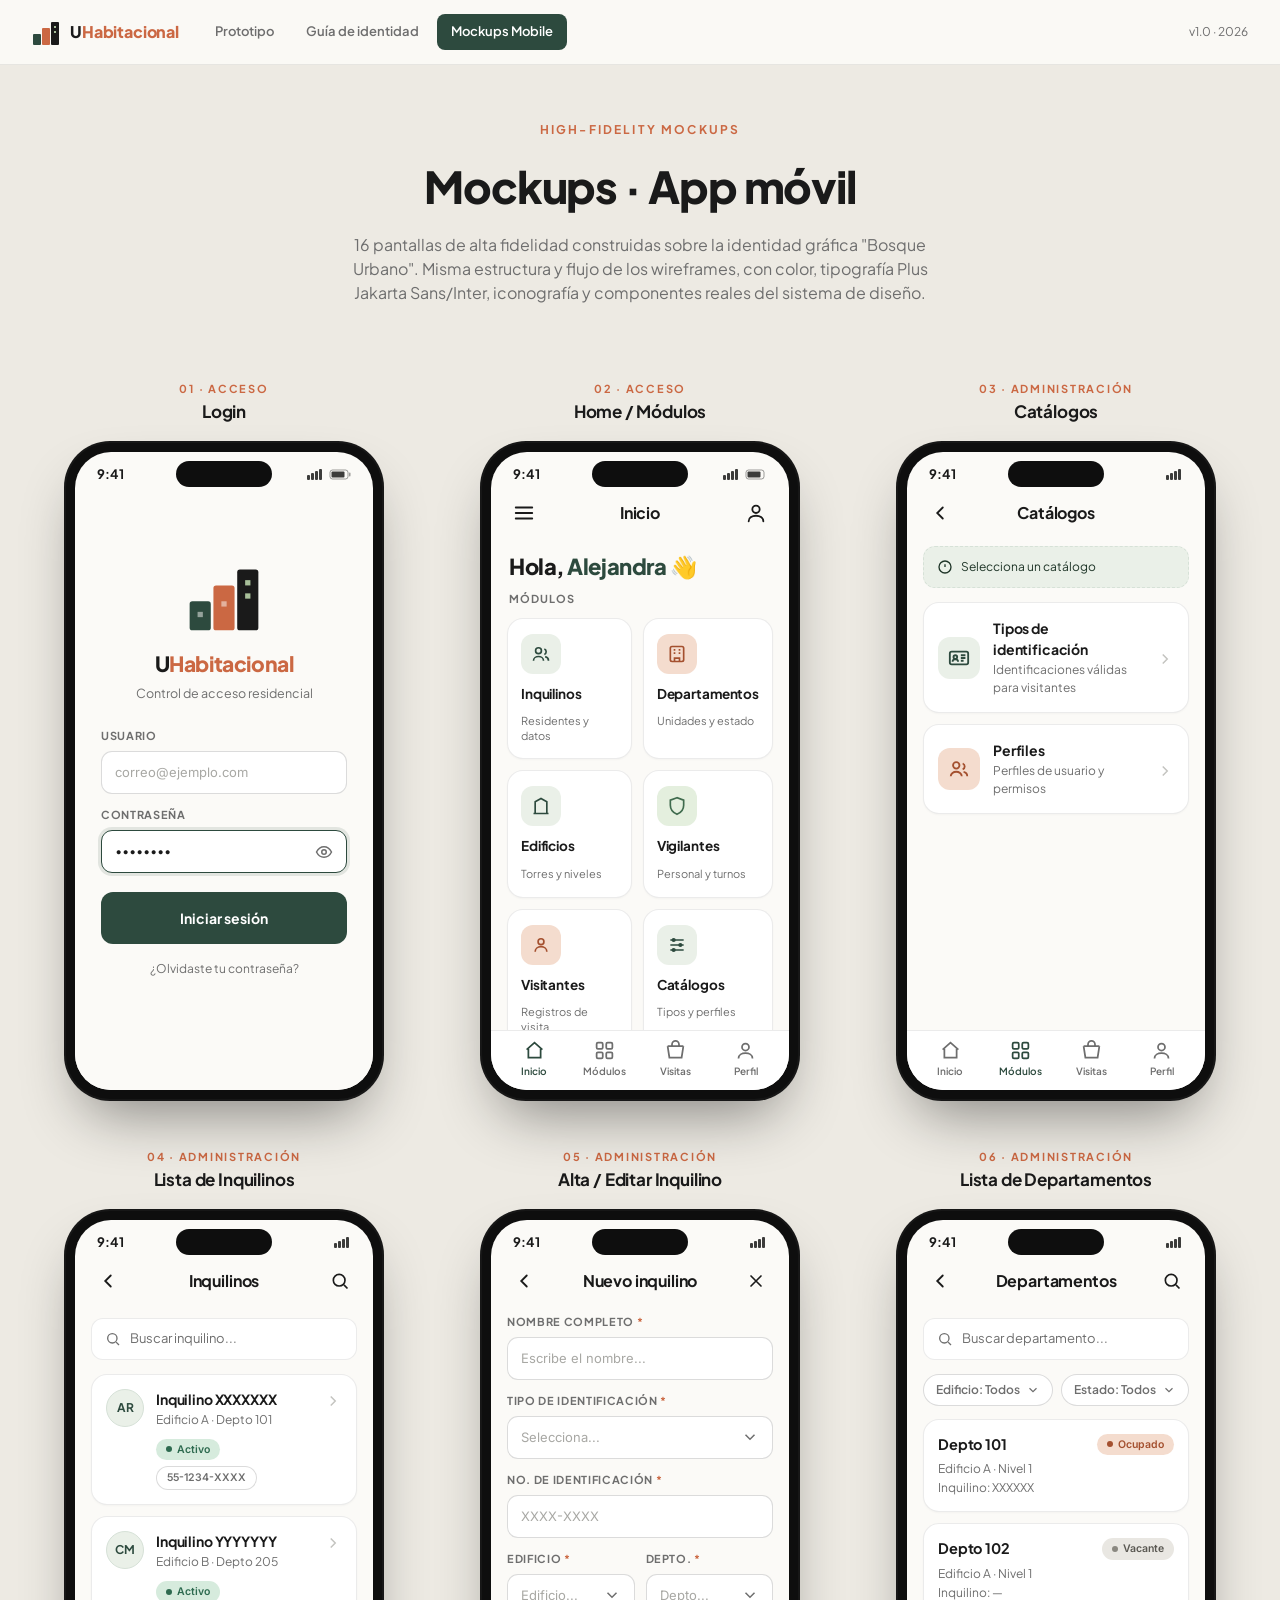
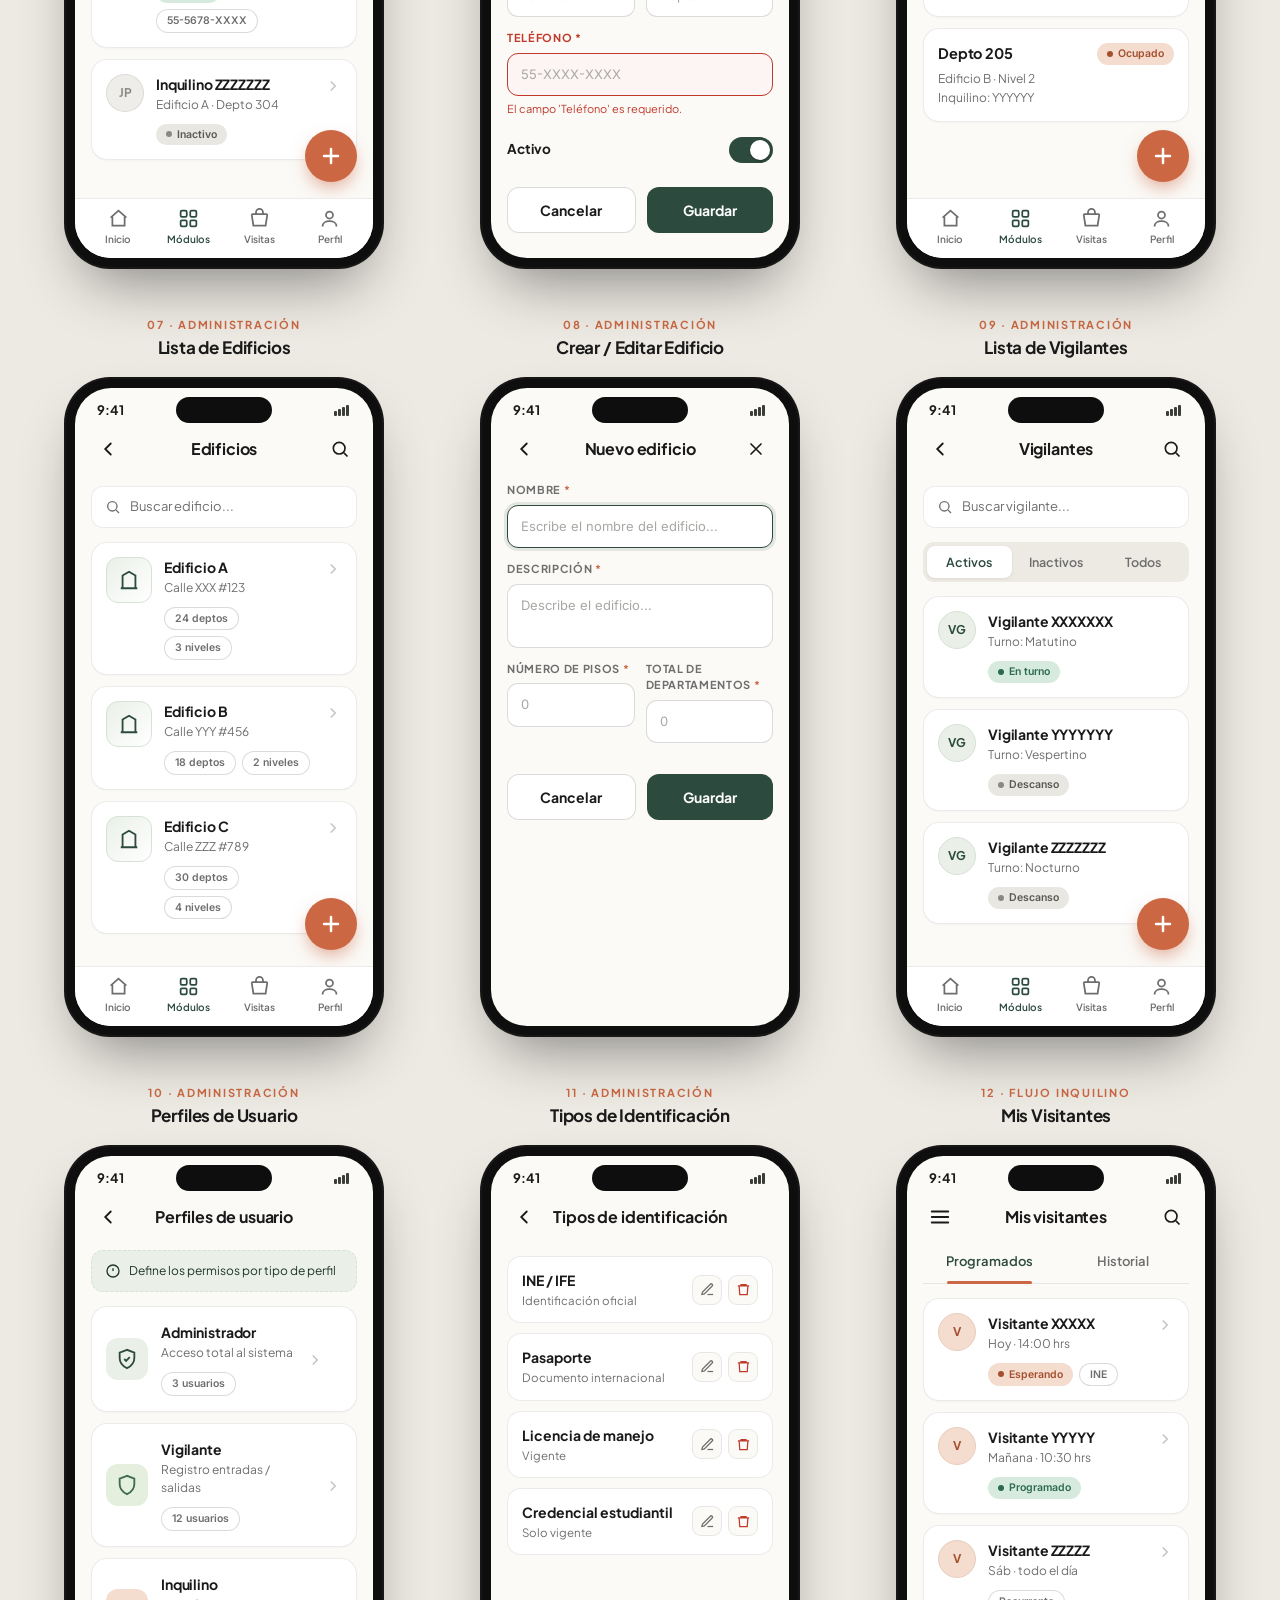
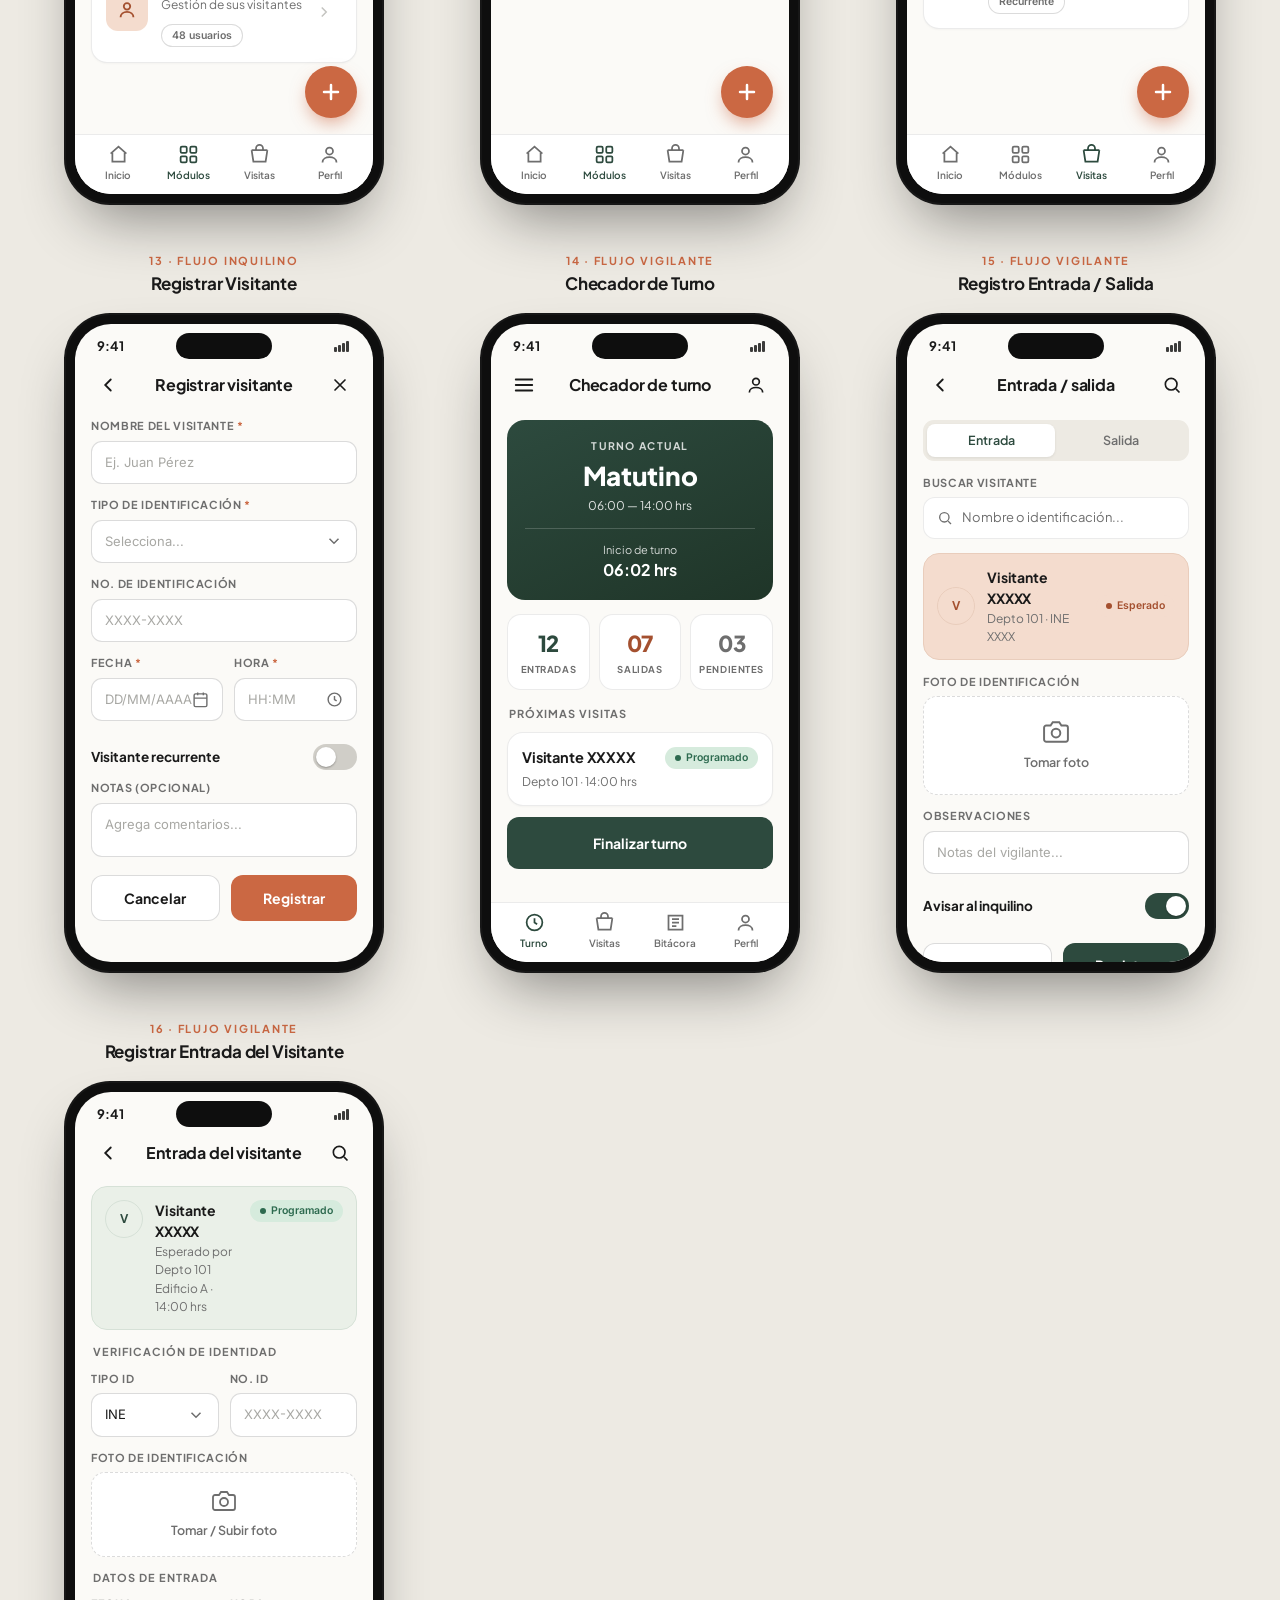
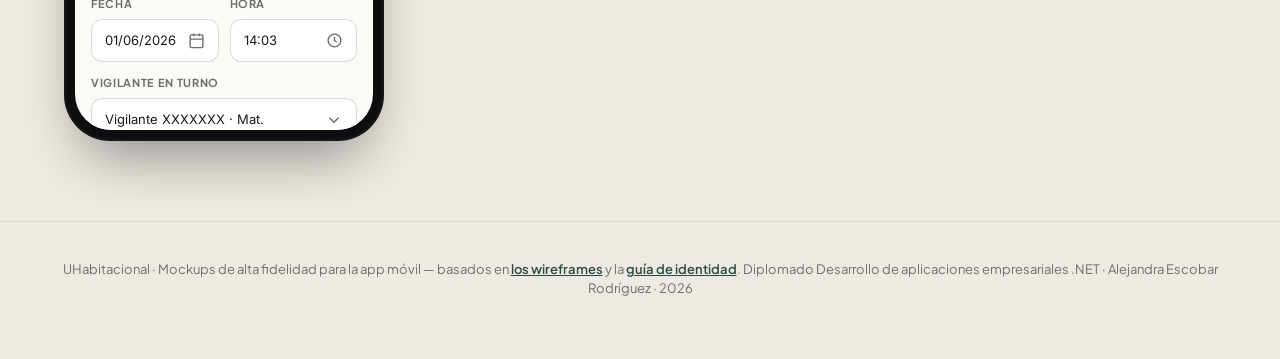
<file: design/UHabitacional_Mockups_Mobile.html>
<!DOCTYPE html>
<html lang="es">
<head>
<meta charset="UTF-8" />
<meta name="viewport" content="width=device-width, initial-scale=1.0" />
<title>UHabitacional · Mockups Mobile (alta fidelidad)</title>
<link rel="preconnect" href="https://fonts.googleapis.com">
<link rel="preconnect" href="https://fonts.gstatic.com" crossorigin>
<link href="https://fonts.googleapis.com/css2?family=Plus+Jakarta+Sans:wght@400;500;600;700;800&family=Inter:wght@400;500;600;700&display=swap" rel="stylesheet">
<style>
:root{
  --primary:#2D4A3E;
  --primary-700:#1F3528;
  --primary-100:#D6E1D7;
  --primary-50:#EAF0E8;
  --accent:#CB6843;
  --accent-700:#A4502F;
  --accent-100:#F4DCCE;
  --soft:#A8C09A;
  --bg:#FBFAF7;
  --surface:#FFFFFF;
  --ink:#1A1A1A;
  --muted:#6E6E6E;
  --line:rgba(0,0,0,.08);
  --line-strong:rgba(0,0,0,.14);
  --danger:#C0392B;
  --success:#2D6A4F;
}
*,*::before,*::after{box-sizing:border-box;margin:0;padding:0}
body{font-family:'Plus Jakarta Sans','Inter',sans-serif;background:#EDEAE3;color:var(--ink);line-height:1.5;-webkit-font-smoothing:antialiased}
.container{max-width:1280px;margin:0 auto;padding:0 32px}

/* Topbar */
.tabs-bar{position:sticky;top:0;z-index:50;background:rgba(251,250,247,.92);backdrop-filter:blur(12px);border-bottom:1px solid var(--line)}
.tabs{display:flex;gap:4px;padding:14px 32px;align-items:center;max-width:1280px;margin:0 auto}
.tabs .brand{display:flex;align-items:center;gap:10px;margin-right:18px}
.tabs .brand-name{font-weight:800;font-size:16px;letter-spacing:-.01em}
.tabs .brand-name .accent{color:var(--accent)}
.tabs a{padding:8px 14px;border-radius:8px;font-size:13px;font-weight:600;color:var(--muted);transition:all .15s ease;text-decoration:none}
.tabs a:hover{color:var(--ink);background:#fff}
.tabs a.active{background:var(--primary);color:#fff}
.tabs .ext{margin-left:auto;font-size:12px;color:var(--muted)}

/* Hero */
header.hero{padding:56px 32px 28px;text-align:center}
.eyebrow{font-size:12px;font-weight:700;letter-spacing:.18em;text-transform:uppercase;color:var(--accent);margin-bottom:14px}
header.hero h1{font-size:44px;font-weight:800;letter-spacing:-.025em;margin-bottom:14px}
header.hero p{color:var(--muted);max-width:600px;margin:0 auto;font-size:16px}

/* Mockups grid */
.screens{display:grid;grid-template-columns:repeat(auto-fill,minmax(320px,1fr));gap:48px 32px;padding:48px 0 80px}
.screen-wrap{display:flex;flex-direction:column;align-items:center;gap:16px}
.screen-cap{text-align:center}
.screen-cap .num{font-size:11px;font-weight:700;letter-spacing:.16em;text-transform:uppercase;color:var(--accent)}
.screen-cap .name{font-size:17px;font-weight:700;letter-spacing:-.01em;margin-top:2px}
.screen-cap .ctx{font-size:12px;color:var(--muted)}

/* ============ PHONE DEVICE ============ */
.phone{
  width:320px;height:660px;background:#0E0E0E;border-radius:46px;padding:11px;
  box-shadow:0 30px 60px -20px rgba(0,0,0,.45), 0 0 0 2px rgba(255,255,255,.04) inset;
  position:relative;flex-shrink:0;
}
.phone .screen{
  width:100%;height:100%;background:var(--bg);border-radius:36px;overflow:hidden;
  display:flex;flex-direction:column;position:relative;
}
/* dynamic island */
.island{position:absolute;top:9px;left:50%;transform:translateX(-50%);width:96px;height:26px;background:#0E0E0E;border-radius:16px;z-index:40}
/* status bar */
.statusbar{display:flex;align-items:center;justify-content:space-between;padding:13px 22px 4px;font-size:13px;font-weight:700;color:var(--ink);font-family:'Plus Jakarta Sans',sans-serif}
.statusbar .ic{display:flex;gap:5px;align-items:center;opacity:.85}
.statusbar svg{display:block}

/* app header */
.appbar{display:flex;align-items:center;gap:12px;padding:8px 16px 12px;background:var(--bg)}
.appbar.solid{background:var(--primary);color:#fff}
.appbar .ttl{font-size:16px;font-weight:700;letter-spacing:-.01em;flex:1;text-align:center}
.appbar .ico-btn{width:34px;height:34px;border-radius:10px;display:flex;align-items:center;justify-content:center;color:var(--ink);background:transparent;border:0;cursor:pointer}
.appbar.solid .ico-btn{color:#fff}
.appbar .ico-btn:hover{background:rgba(0,0,0,.05)}
.appbar.solid .ico-btn:hover{background:rgba(255,255,255,.12)}

/* body scroll area */
.appbody{flex:1;overflow:hidden;position:relative;display:flex;flex-direction:column}
.scroll{flex:1;overflow:hidden;padding:4px 16px 16px}

/* search */
.search{display:flex;align-items:center;gap:9px;background:#fff;border:1px solid var(--line);border-radius:12px;padding:10px 13px;color:var(--muted);font-size:13px;margin:4px 0 14px}
.search svg{flex-shrink:0}

/* segmented / tabs */
.seg{display:flex;background:#EDEAE3;border-radius:11px;padding:4px;margin:2px 0 14px;gap:2px}
.seg span{flex:1;text-align:center;font-size:12.5px;font-weight:600;color:var(--muted);padding:7px 4px;border-radius:8px;cursor:pointer}
.seg span.on{background:#fff;color:var(--primary);box-shadow:0 1px 3px rgba(0,0,0,.08)}
.tabline{display:flex;border-bottom:1px solid var(--line);margin:2px 0 14px}
.tabline span{flex:1;text-align:center;font-size:13px;font-weight:600;color:var(--muted);padding:0 0 11px;position:relative;cursor:pointer}
.tabline span.on{color:var(--primary)}
.tabline span.on::after{content:"";position:absolute;left:18%;right:18%;bottom:-1px;height:2.5px;background:var(--accent);border-radius:2px}

/* list cards */
.lcard{background:#fff;border:1px solid var(--line);border-radius:16px;padding:14px;margin-bottom:11px;box-shadow:0 1px 2px rgba(0,0,0,.03)}
.lrow{display:flex;align-items:flex-start;gap:12px}
.avatar{width:38px;height:38px;border-radius:50%;background:var(--primary-50);color:var(--primary);display:flex;align-items:center;justify-content:center;font-weight:700;font-size:12px;flex-shrink:0;border:1px solid var(--primary-100)}
.avatar.acc{background:var(--accent-100);color:var(--accent-700);border-color:#E9CDBC}
.lrow .grow{flex:1;min-width:0}
.lname{font-size:14px;font-weight:700;letter-spacing:-.01em}
.lsub{font-size:12px;color:var(--muted);margin-top:1px}
.chev{color:#C4C4C0;flex-shrink:0;margin-top:3px}
.tagrow{display:flex;gap:6px;flex-wrap:wrap;margin-top:10px}

/* pills */
.pill{display:inline-flex;align-items:center;gap:5px;padding:3px 10px;border-radius:999px;font-size:10.5px;font-weight:600;font-family:'Inter',sans-serif}
.pill .dot{width:6px;height:6px;border-radius:50%}
.pill-s{background:#D6EBDD;color:#2D6A4F}.pill-s .dot{background:#2D6A4F}
.pill-a{background:#F4DCCE;color:#A4502F}.pill-a .dot{background:#A4502F}
.pill-n{background:#E9E7E2;color:#5a5852}.pill-n .dot{background:#8a8880}
.pill-d{background:#FBE6E2;color:#C0392B}.pill-d .dot{background:#C0392B}
.pill-line{background:#fff;border:1px solid var(--line-strong);color:var(--muted)}

/* section label */
.slabel{font-size:11px;font-weight:700;letter-spacing:.09em;text-transform:uppercase;color:var(--muted);margin:6px 2px 10px}

/* module grid */
.greet{font-size:22px;font-weight:800;letter-spacing:-.02em;padding:4px 2px 2px}
.greet .nm{color:var(--primary)}
.mgrid{display:grid;grid-template-columns:1fr 1fr;gap:11px}
.mcard{background:#fff;border:1px solid var(--line);border-radius:16px;padding:15px 13px;display:flex;flex-direction:column;gap:10px;box-shadow:0 1px 2px rgba(0,0,0,.03)}
.mcard .mi{width:40px;height:40px;border-radius:12px;display:flex;align-items:center;justify-content:center}
.mcard .mt{font-size:13.5px;font-weight:700;letter-spacing:-.01em}
.mcard .md{font-size:11px;color:var(--muted);line-height:1.35}
.mi.p{background:var(--primary-50);color:var(--primary)}
.mi.a{background:var(--accent-100);color:var(--accent-700)}
.mi.s{background:#E4EFDE;color:#3f6b4d}

/* bottom nav */
.bnav{display:flex;background:#fff;border-top:1px solid var(--line);padding:9px 8px 11px}
.bnav .bi{flex:1;display:flex;flex-direction:column;align-items:center;gap:3px;color:var(--muted);font-size:10px;font-weight:600;cursor:pointer}
.bnav .bi.on{color:var(--primary)}
.bnav .bi svg{display:block}

/* FAB */
.fab{position:absolute;right:16px;bottom:16px;width:52px;height:52px;border-radius:50%;background:var(--accent);color:#fff;display:flex;align-items:center;justify-content:center;box-shadow:0 8px 18px -4px rgba(203,104,67,.6);z-index:20;border:0;cursor:pointer}

/* forms */
.field{margin-bottom:13px}
.flabel{font-size:11px;font-weight:700;letter-spacing:.06em;text-transform:uppercase;color:var(--muted);display:block;margin-bottom:6px}
.flabel.req::after{content:" *";color:var(--accent)}
.input{width:100%;padding:11px 13px;border:1px solid var(--line-strong);border-radius:11px;background:#fff;font-size:13px;font-family:'Inter',sans-serif;color:var(--ink);display:flex;align-items:center;justify-content:space-between}
.input.ph{color:#A8A8A4}
.input.focus{border-color:var(--primary);box-shadow:0 0 0 3px rgba(45,74,62,.12)}
.input.err{border-color:var(--danger);background:#FCF5F4}
.errtext{color:var(--danger);font-size:11px;margin-top:5px;display:block}
.two{display:grid;grid-template-columns:1fr 1fr;gap:11px}
.switchrow{display:flex;align-items:center;justify-content:space-between;padding:6px 0;margin:4px 0}
.switchrow .sl{font-size:13.5px;font-weight:700}
.switch{width:44px;height:26px;border-radius:999px;background:var(--primary);position:relative;flex-shrink:0}
.switch::after{content:"";position:absolute;top:3px;right:3px;width:20px;height:20px;border-radius:50%;background:#fff;box-shadow:0 1px 2px rgba(0,0,0,.3)}
.switch.off{background:#D0CEC8}.switch.off::after{right:auto;left:3px}
.formActions{display:flex;gap:11px;margin-top:18px}
.btn{padding:13px;border-radius:12px;font-size:14px;font-weight:700;border:0;cursor:pointer;text-align:center;font-family:'Plus Jakarta Sans',sans-serif}
.formActions .btn{flex:1}
.btn-primary{background:var(--primary);color:#fff}
.btn-accent{background:var(--accent);color:#fff}
.btn-ghost{background:#fff;border:1px solid var(--line-strong);color:var(--ink)}
.btn-block{display:flex;align-items:center;justify-content:center;width:100%;min-height:52px;padding:14px;line-height:1}

/* filter chips */
.fchips{display:flex;gap:8px;margin-bottom:13px;flex-wrap:wrap}
.fchip{display:inline-flex;align-items:center;gap:6px;background:#fff;border:1px solid var(--line-strong);border-radius:999px;padding:6px 12px;font-size:12px;font-weight:600;color:var(--muted)}

/* dept card */
.dcard{background:#fff;border:1px solid var(--line);border-radius:16px;padding:14px;margin-bottom:11px;box-shadow:0 1px 2px rgba(0,0,0,.03)}
.dhead{display:flex;align-items:center;justify-content:space-between}
.dtitle{font-size:14.5px;font-weight:700;letter-spacing:-.01em}

/* building thumb */
.bthumb{width:46px;height:46px;border-radius:12px;background:linear-gradient(135deg,var(--primary-50),#fff);border:1px solid var(--primary-100);display:flex;align-items:center;justify-content:center;color:var(--primary);flex-shrink:0}

/* profile/perm rows */
.prow{display:flex;align-items:center;gap:13px;background:#fff;border:1px solid var(--line);border-radius:16px;padding:15px 14px;margin-bottom:11px;box-shadow:0 1px 2px rgba(0,0,0,.03)}
.prow .pic{width:42px;height:42px;border-radius:12px;display:flex;align-items:center;justify-content:center;flex-shrink:0}
.callout{background:var(--primary-50);border:1px dashed var(--primary-100);border-radius:12px;padding:11px 13px;font-size:12px;color:var(--primary-700);margin-bottom:14px;display:flex;gap:8px;align-items:center}

/* catalog row */
.crow{display:flex;align-items:center;gap:12px;background:#fff;border:1px solid var(--line);border-radius:14px;padding:13px 14px;margin-bottom:10px}
.crow .grow{flex:1}
.crow .ct{font-size:14px;font-weight:700}
.crow .cd{font-size:11.5px;color:var(--muted);margin-top:1px}
.crow .acts{display:flex;gap:6px}
.crow .act{width:30px;height:30px;border-radius:9px;display:flex;align-items:center;justify-content:center;background:var(--bg);border:1px solid var(--line);color:var(--muted)}
.crow .act.del{color:var(--danger)}

/* login */
.login-wrap{flex:1;display:flex;flex-direction:column;justify-content:center;padding:0 26px 40px;background:var(--bg)}
.login-logo{display:flex;justify-content:center;margin-bottom:18px}
.login-h{font-size:21px;font-weight:800;text-align:center;letter-spacing:-.02em;line-height:1.25}
.login-sub{font-size:12.5px;color:var(--muted);text-align:center;margin:6px 0 26px}

/* stat cards */
.stats{display:grid;grid-template-columns:1fr 1fr 1fr;gap:9px;margin:2px 0 16px}
.stat{background:#fff;border:1px solid var(--line);border-radius:14px;padding:12px 6px;text-align:center}
.stat .v{font-size:22px;font-weight:800;letter-spacing:-.02em}
.stat .l{font-size:9.5px;font-weight:700;letter-spacing:.06em;text-transform:uppercase;color:var(--muted);margin-top:2px}
.stat.p .v{color:var(--primary)}.stat.a .v{color:var(--accent-700)}.stat.n .v{color:var(--muted)}

/* turno hero */
.turnohero{background:linear-gradient(155deg,var(--primary),var(--primary-700));border-radius:18px;padding:18px;color:#fff;text-align:center;margin:2px 0 14px}
.turnohero .lbl{font-size:10.5px;font-weight:700;letter-spacing:.12em;text-transform:uppercase;opacity:.8}
.turnohero .big{font-size:26px;font-weight:800;letter-spacing:-.01em;margin:2px 0}
.turnohero .rng{font-size:12px;opacity:.85}
.turnohero .div{height:1px;background:rgba(255,255,255,.18);margin:13px 0}
.turnohero .start{font-size:11px;opacity:.8}
.turnohero .starttime{font-size:16px;font-weight:700}

/* photo upload */
.photo{border:1.5px dashed var(--line-strong);border-radius:14px;padding:22px;display:flex;flex-direction:column;align-items:center;gap:8px;color:var(--muted);font-size:12.5px;font-weight:600;background:#fff}

/* visitor highlight card */
.vhi{display:flex;align-items:center;gap:12px;background:var(--accent-100);border:1px solid #E9CDBC;border-radius:16px;padding:13px;margin-bottom:14px}

.legend{padding:8px 0 64px;text-align:center;color:var(--muted);font-size:13px}
footer{padding:38px 0 60px;text-align:center;color:var(--muted);font-size:13px;border-top:1px solid var(--line)}
footer a{color:var(--primary);font-weight:600}

@media (max-width:760px){
  header.hero h1{font-size:32px}
  .container{padding:0 18px}
}
@media print{
  body{background:#fff}
  .tabs-bar,footer{display:none}
  .phone{box-shadow:none;border:1px solid #ccc}
  .screens{gap:30px}
}
</style>
</head>
<body>

<div class="tabs-bar">
  <nav class="tabs">
    <div class="brand">
      <svg width="28" height="28" viewBox="0 0 56 56"><rect x="2" y="32" width="16" height="22" rx="2" fill="#2D4A3E"/><rect x="20" y="20" width="16" height="34" rx="2" fill="#CB6843"/><rect x="38" y="8" width="16" height="46" rx="2" fill="#1A1A1A"/><rect x="44" y="16" width="4" height="4" fill="#A8C09A"/><rect x="44" y="26" width="4" height="4" fill="#A8C09A"/></svg>
      <span class="brand-name">U<span class="accent">Habitacional</span></span>
    </div>
    <a href="index.html">Prototipo</a>
    <a href="guia_identidad.html">Guía de identidad</a>
    <a href="#" class="active">Mockups Mobile</a>
    <span class="ext">v1.0 · 2026</span>
  </nav>
</div>

<header class="hero">
  <div class="eyebrow">High-Fidelity Mockups</div>
  <h1>Mockups · App móvil</h1>
  <p>16 pantallas de alta fidelidad construidas sobre la identidad gráfica "Bosque Urbano". Misma estructura y flujo de los wireframes, con color, tipografía Plus Jakarta Sans/Inter, iconografía y componentes reales del sistema de diseño.</p>
</header>

<div class="container">
  <div class="screens">

    <!-- =================================================== 01 · LOGIN -->
    <div class="screen-wrap">
      <div class="screen-cap"><div class="num">01 · Acceso</div><div class="name">Login</div></div>
      <div class="phone"><div class="screen">
        <div class="island"></div>
        <div class="statusbar"><span>9:41</span><span class="ic">
          <svg width="17" height="11" viewBox="0 0 17 11"><rect x="0" y="6" width="3" height="5" rx="1" fill="#1A1A1A"/><rect x="4" y="4" width="3" height="7" rx="1" fill="#1A1A1A"/><rect x="8" y="2" width="3" height="9" rx="1" fill="#1A1A1A"/><rect x="12" y="0" width="3" height="11" rx="1" fill="#1A1A1A"/></svg>
          <svg width="22" height="11" viewBox="0 0 22 11"><rect x="1" y="1" width="18" height="9" rx="2.5" fill="none" stroke="#1A1A1A" stroke-opacity=".5"/><rect x="2.5" y="2.5" width="13" height="6" rx="1" fill="#1A1A1A"/><rect x="20" y="3.5" width="1.5" height="4" rx="1" fill="#1A1A1A" fill-opacity=".5"/></svg>
        </span></div>
        <div class="login-wrap">
          <div class="login-logo">
            <svg width="74" height="74" viewBox="0 0 56 56"><rect x="2" y="32" width="16" height="22" rx="2" fill="#2D4A3E"/><rect x="20" y="20" width="16" height="34" rx="2" fill="#CB6843"/><rect x="38" y="8" width="16" height="46" rx="2" fill="#1A1A1A"/><rect x="44" y="16" width="4" height="4" fill="#A8C09A"/><rect x="44" y="26" width="4" height="4" fill="#A8C09A"/><rect x="26" y="32" width="4" height="4" fill="#FBFAF7" opacity=".5"/><rect x="8" y="40" width="4" height="4" fill="#FBFAF7" opacity=".5"/></svg>
          </div>
          <div class="login-h">U<span style="color:var(--accent)">Habitacional</span></div>
          <div class="login-sub">Control de acceso residencial</div>
          <div class="field">
            <span class="flabel">Usuario</span>
            <div class="input ph">correo@ejemplo.com</div>
          </div>
          <div class="field">
            <span class="flabel">Contraseña</span>
            <div class="input focus" style="color:var(--ink)">••••••••<svg width="18" height="18" viewBox="0 0 24 24" fill="none" stroke="#6E6E6E" stroke-width="2"><path d="M2 12s3.5-7 10-7 10 7 10 7-3.5 7-10 7-10-7-10-7Z"/><circle cx="12" cy="12" r="3"/></svg></div>
          </div>
          <button class="btn btn-primary btn-block" style="margin-top:6px">Iniciar sesión</button>
          <div style="text-align:center;margin-top:16px;font-size:12px;color:var(--muted)">¿Olvidaste tu contraseña?</div>
        </div>
      </div></div>
    </div>

    <!-- =================================================== 02 · HOME -->
    <div class="screen-wrap">
      <div class="screen-cap"><div class="num">02 · Acceso</div><div class="name">Home / Módulos</div></div>
      <div class="phone"><div class="screen">
        <div class="island"></div>
        <div class="statusbar"><span>9:41</span><span class="ic">
          <svg width="17" height="11" viewBox="0 0 17 11"><rect x="0" y="6" width="3" height="5" rx="1" fill="#1A1A1A"/><rect x="4" y="4" width="3" height="7" rx="1" fill="#1A1A1A"/><rect x="8" y="2" width="3" height="9" rx="1" fill="#1A1A1A"/><rect x="12" y="0" width="3" height="11" rx="1" fill="#1A1A1A"/></svg>
          <svg width="22" height="11" viewBox="0 0 22 11"><rect x="1" y="1" width="18" height="9" rx="2.5" fill="none" stroke="#1A1A1A" stroke-opacity=".5"/><rect x="2.5" y="2.5" width="13" height="6" rx="1" fill="#1A1A1A"/></svg>
        </span></div>
        <div class="appbar">
          <button class="ico-btn"><svg width="22" height="22" viewBox="0 0 24 24" fill="none" stroke="currentColor" stroke-width="2" stroke-linecap="round"><path d="M3 6h18M3 12h18M3 18h18"/></svg></button>
          <div class="ttl">Inicio</div>
          <button class="ico-btn"><svg width="22" height="22" viewBox="0 0 24 24" fill="none" stroke="currentColor" stroke-width="2" stroke-linecap="round"><circle cx="12" cy="8" r="4"/><path d="M4 21c0-4 4-6 8-6s8 2 8 6"/></svg></button>
        </div>
        <div class="appbody"><div class="scroll">
          <div class="greet">Hola, <span class="nm">Alejandra</span> 👋</div>
          <div class="slabel">Módulos</div>
          <div class="mgrid">
            <div class="mcard"><div class="mi p"><svg width="20" height="20" viewBox="0 0 24 24" fill="none" stroke="currentColor" stroke-width="2"><circle cx="9" cy="8" r="3.5"/><path d="M3 20c0-3 3-5 6-5s6 2 6 5"/><path d="M16 6a3.5 3.5 0 0 1 0 6.5M21 20c0-2.5-1.8-4.3-4-4.8"/></svg></div><div class="mt">Inquilinos</div><div class="md">Residentes y datos</div></div>
            <div class="mcard"><div class="mi a"><svg width="20" height="20" viewBox="0 0 24 24" fill="none" stroke="currentColor" stroke-width="2"><rect x="4" y="3" width="16" height="18" rx="2"/><path d="M9 21v-4h6v4"/><path d="M8 7h2M14 7h2M8 11h2M14 11h2"/></svg></div><div class="mt">Departamentos</div><div class="md">Unidades y estado</div></div>
            <div class="mcard"><div class="mi p"><svg width="20" height="20" viewBox="0 0 24 24" fill="none" stroke="currentColor" stroke-width="2"><path d="M3 21h18M5 21V7l7-4 7 4v14"/><path d="M9 9h.01M9 13h.01M15 9h.01M15 13h.01"/></svg></div><div class="mt">Edificios</div><div class="md">Torres y niveles</div></div>
            <div class="mcard"><div class="mi s"><svg width="20" height="20" viewBox="0 0 24 24" fill="none" stroke="currentColor" stroke-width="2"><path d="M12 2 4 5v6c0 5 3.5 9 8 11 4.5-2 8-6 8-11V5l-8-3Z"/></svg></div><div class="mt">Vigilantes</div><div class="md">Personal y turnos</div></div>
            <div class="mcard"><div class="mi a"><svg width="20" height="20" viewBox="0 0 24 24" fill="none" stroke="currentColor" stroke-width="2"><circle cx="12" cy="8" r="3.5"/><path d="M5 20c0-3.5 3-6 7-6s7 2.5 7 6"/></svg></div><div class="mt">Visitantes</div><div class="md">Registros de visita</div></div>
            <div class="mcard"><div class="mi p"><svg width="20" height="20" viewBox="0 0 24 24" fill="none" stroke="currentColor" stroke-width="2"><path d="M4 6h16M4 12h16M4 18h16"/><circle cx="8" cy="6" r="1.5" fill="currentColor"/><circle cx="16" cy="12" r="1.5" fill="currentColor"/><circle cx="8" cy="18" r="1.5" fill="currentColor"/></svg></div><div class="mt">Catálogos</div><div class="md">Tipos y perfiles</div></div>
          </div>
        </div></div>
        <div class="bnav">
          <div class="bi on"><svg width="21" height="21" viewBox="0 0 24 24" fill="none" stroke="currentColor" stroke-width="2"><path d="M3 11 12 3l9 8"/><path d="M5 10v10h14V10"/></svg>Inicio</div>
          <div class="bi"><svg width="21" height="21" viewBox="0 0 24 24" fill="none" stroke="currentColor" stroke-width="2"><rect x="3" y="3" width="7" height="7" rx="1.5"/><rect x="14" y="3" width="7" height="7" rx="1.5"/><rect x="3" y="14" width="7" height="7" rx="1.5"/><rect x="14" y="14" width="7" height="7" rx="1.5"/></svg>Módulos</div>
          <div class="bi"><svg width="21" height="21" viewBox="0 0 24 24" fill="none" stroke="currentColor" stroke-width="2"><path d="M3 7h18M3 7l2 13h14l2-13M8 7V5a4 4 0 0 1 8 0v2"/></svg>Visitas</div>
          <div class="bi"><svg width="21" height="21" viewBox="0 0 24 24" fill="none" stroke="currentColor" stroke-width="2"><circle cx="12" cy="8" r="4"/><path d="M4 21c0-4 4-6 8-6s8 2 8 6"/></svg>Perfil</div>
        </div>
      </div></div>
    </div>

    <!-- =================================================== 03 · CATÁLOGOS -->
    <div class="screen-wrap">
      <div class="screen-cap"><div class="num">03 · Administración</div><div class="name">Catálogos</div></div>
      <div class="phone"><div class="screen">
        <div class="island"></div>
        <div class="statusbar"><span>9:41</span><span class="ic"><svg width="17" height="11" viewBox="0 0 17 11"><rect x="0" y="6" width="3" height="5" rx="1" fill="#1A1A1A"/><rect x="4" y="4" width="3" height="7" rx="1" fill="#1A1A1A"/><rect x="8" y="2" width="3" height="9" rx="1" fill="#1A1A1A"/><rect x="12" y="0" width="3" height="11" rx="1" fill="#1A1A1A"/></svg></span></div>
        <div class="appbar">
          <button class="ico-btn"><svg width="22" height="22" viewBox="0 0 24 24" fill="none" stroke="currentColor" stroke-width="2" stroke-linecap="round"><path d="M15 18l-6-6 6-6"/></svg></button>
          <div class="ttl">Catálogos</div>
          <button class="ico-btn"></button>
        </div>
        <div class="appbody"><div class="scroll">
          <div class="callout"><svg width="16" height="16" viewBox="0 0 24 24" fill="none" stroke="currentColor" stroke-width="2"><circle cx="12" cy="12" r="9"/><path d="M12 8v4M12 16h.01"/></svg>Selecciona un catálogo</div>
          <div class="prow"><div class="pic" style="background:var(--primary-50);color:var(--primary)"><svg width="22" height="22" viewBox="0 0 24 24" fill="none" stroke="currentColor" stroke-width="2"><rect x="2" y="5" width="20" height="14" rx="2"/><circle cx="8" cy="11" r="2"/><path d="M5 16c0-1.5 1.3-2.5 3-2.5s3 1 3 2.5"/><path d="M14 9h5M14 12h5M14 15h3"/></svg></div><div class="grow"><div class="lname">Tipos de identificación</div><div class="lsub">Identificaciones válidas para visitantes</div></div><svg class="chev" width="18" height="18" viewBox="0 0 24 24" fill="none" stroke="currentColor" stroke-width="2"><path d="m9 6 6 6-6 6"/></svg></div>
          <div class="prow"><div class="pic" style="background:var(--accent-100);color:var(--accent-700)"><svg width="22" height="22" viewBox="0 0 24 24" fill="none" stroke="currentColor" stroke-width="2"><circle cx="9" cy="8" r="3.5"/><path d="M3 20c0-3 3-5 6-5s6 2 6 5"/><path d="M16 6a3.5 3.5 0 0 1 0 6.5M21 20c0-2.5-1.8-4.3-4-4.8"/></svg></div><div class="grow"><div class="lname">Perfiles</div><div class="lsub">Perfiles de usuario y permisos</div></div><svg class="chev" width="18" height="18" viewBox="0 0 24 24" fill="none" stroke="currentColor" stroke-width="2"><path d="m9 6 6 6-6 6"/></svg></div>
        </div></div>
        <div class="bnav">
          <div class="bi"><svg width="21" height="21" viewBox="0 0 24 24" fill="none" stroke="currentColor" stroke-width="2"><path d="M3 11 12 3l9 8"/><path d="M5 10v10h14V10"/></svg>Inicio</div>
          <div class="bi on"><svg width="21" height="21" viewBox="0 0 24 24" fill="none" stroke="currentColor" stroke-width="2"><rect x="3" y="3" width="7" height="7" rx="1.5"/><rect x="14" y="3" width="7" height="7" rx="1.5"/><rect x="3" y="14" width="7" height="7" rx="1.5"/><rect x="14" y="14" width="7" height="7" rx="1.5"/></svg>Módulos</div>
          <div class="bi"><svg width="21" height="21" viewBox="0 0 24 24" fill="none" stroke="currentColor" stroke-width="2"><path d="M3 7h18M3 7l2 13h14l2-13M8 7V5a4 4 0 0 1 8 0v2"/></svg>Visitas</div>
          <div class="bi"><svg width="21" height="21" viewBox="0 0 24 24" fill="none" stroke="currentColor" stroke-width="2"><circle cx="12" cy="8" r="4"/><path d="M4 21c0-4 4-6 8-6s8 2 8 6"/></svg>Perfil</div>
        </div>
      </div></div>
    </div>

    <!-- =================================================== 04 · LISTA INQUILINOS -->
    <div class="screen-wrap">
      <div class="screen-cap"><div class="num">04 · Administración</div><div class="name">Lista de Inquilinos</div></div>
      <div class="phone"><div class="screen">
        <div class="island"></div>
        <div class="statusbar"><span>9:41</span><span class="ic"><svg width="17" height="11" viewBox="0 0 17 11"><rect x="0" y="6" width="3" height="5" rx="1" fill="#1A1A1A"/><rect x="4" y="4" width="3" height="7" rx="1" fill="#1A1A1A"/><rect x="8" y="2" width="3" height="9" rx="1" fill="#1A1A1A"/><rect x="12" y="0" width="3" height="11" rx="1" fill="#1A1A1A"/></svg></span></div>
        <div class="appbar">
          <button class="ico-btn"><svg width="22" height="22" viewBox="0 0 24 24" fill="none" stroke="currentColor" stroke-width="2" stroke-linecap="round"><path d="M15 18l-6-6 6-6"/></svg></button>
          <div class="ttl">Inquilinos</div>
          <button class="ico-btn"><svg width="20" height="20" viewBox="0 0 24 24" fill="none" stroke="currentColor" stroke-width="2"><circle cx="11" cy="11" r="7"/><path d="m21 21-4.3-4.3"/></svg></button>
        </div>
        <div class="appbody"><div class="scroll">
          <div class="search"><svg width="16" height="16" viewBox="0 0 24 24" fill="none" stroke="currentColor" stroke-width="2"><circle cx="11" cy="11" r="7"/><path d="m21 21-4.3-4.3"/></svg>Buscar inquilino...</div>
          <div class="lcard"><div class="lrow"><div class="avatar">AR</div><div class="grow"><div class="lname">Inquilino XXXXXXX</div><div class="lsub">Edificio A · Depto 101</div><div class="tagrow"><span class="pill pill-s"><span class="dot"></span>Activo</span><span class="pill pill-line">55-1234-XXXX</span></div></div><svg class="chev" width="18" height="18" viewBox="0 0 24 24" fill="none" stroke="currentColor" stroke-width="2"><path d="m9 6 6 6-6 6"/></svg></div></div>
          <div class="lcard"><div class="lrow"><div class="avatar">CM</div><div class="grow"><div class="lname">Inquilino YYYYYYY</div><div class="lsub">Edificio B · Depto 205</div><div class="tagrow"><span class="pill pill-s"><span class="dot"></span>Activo</span><span class="pill pill-line">55-5678-XXXX</span></div></div><svg class="chev" width="18" height="18" viewBox="0 0 24 24" fill="none" stroke="currentColor" stroke-width="2"><path d="m9 6 6 6-6 6"/></svg></div></div>
          <div class="lcard"><div class="lrow"><div class="avatar" style="background:#EEEDE9;color:#8a8880;border-color:var(--line)">JP</div><div class="grow"><div class="lname">Inquilino ZZZZZZZ</div><div class="lsub">Edificio A · Depto 304</div><div class="tagrow"><span class="pill pill-n"><span class="dot"></span>Inactivo</span></div></div><svg class="chev" width="18" height="18" viewBox="0 0 24 24" fill="none" stroke="currentColor" stroke-width="2"><path d="m9 6 6 6-6 6"/></svg></div></div>
          <button class="fab"><svg width="24" height="24" viewBox="0 0 24 24" fill="none" stroke="currentColor" stroke-width="2.5" stroke-linecap="round"><path d="M12 5v14M5 12h14"/></svg></button>
        </div></div>
        <div class="bnav">
          <div class="bi"><svg width="21" height="21" viewBox="0 0 24 24" fill="none" stroke="currentColor" stroke-width="2"><path d="M3 11 12 3l9 8"/><path d="M5 10v10h14V10"/></svg>Inicio</div>
          <div class="bi on"><svg width="21" height="21" viewBox="0 0 24 24" fill="none" stroke="currentColor" stroke-width="2"><rect x="3" y="3" width="7" height="7" rx="1.5"/><rect x="14" y="3" width="7" height="7" rx="1.5"/><rect x="3" y="14" width="7" height="7" rx="1.5"/><rect x="14" y="14" width="7" height="7" rx="1.5"/></svg>Módulos</div>
          <div class="bi"><svg width="21" height="21" viewBox="0 0 24 24" fill="none" stroke="currentColor" stroke-width="2"><path d="M3 7h18M3 7l2 13h14l2-13M8 7V5a4 4 0 0 1 8 0v2"/></svg>Visitas</div>
          <div class="bi"><svg width="21" height="21" viewBox="0 0 24 24" fill="none" stroke="currentColor" stroke-width="2"><circle cx="12" cy="8" r="4"/><path d="M4 21c0-4 4-6 8-6s8 2 8 6"/></svg>Perfil</div>
        </div>
      </div></div>
    </div>

    <!-- =================================================== 04 · ALTA INQUILINO -->
    <div class="screen-wrap">
      <div class="screen-cap"><div class="num">05 · Administración</div><div class="name">Alta / Editar Inquilino</div></div>
      <div class="phone"><div class="screen">
        <div class="island"></div>
        <div class="statusbar"><span>9:41</span><span class="ic"><svg width="17" height="11" viewBox="0 0 17 11"><rect x="0" y="6" width="3" height="5" rx="1" fill="#1A1A1A"/><rect x="4" y="4" width="3" height="7" rx="1" fill="#1A1A1A"/><rect x="8" y="2" width="3" height="9" rx="1" fill="#1A1A1A"/><rect x="12" y="0" width="3" height="11" rx="1" fill="#1A1A1A"/></svg></span></div>
        <div class="appbar">
          <button class="ico-btn"><svg width="22" height="22" viewBox="0 0 24 24" fill="none" stroke="currentColor" stroke-width="2" stroke-linecap="round"><path d="M15 18l-6-6 6-6"/></svg></button>
          <div class="ttl">Nuevo inquilino</div>
          <button class="ico-btn"><svg width="20" height="20" viewBox="0 0 24 24" fill="none" stroke="currentColor" stroke-width="2" stroke-linecap="round"><path d="M18 6 6 18M6 6l12 12"/></svg></button>
        </div>
        <div class="appbody"><div class="scroll">
          <div class="field"><span class="flabel req">Nombre completo</span><div class="input ph">Escribe el nombre...</div></div>
          <div class="field"><span class="flabel req">Tipo de identificación</span><div class="input ph">Selecciona...<svg width="18" height="18" viewBox="0 0 24 24" fill="none" stroke="#6E6E6E" stroke-width="2"><path d="m6 9 6 6 6-6"/></svg></div></div>
          <div class="field"><span class="flabel req">No. de identificación</span><div class="input ph">XXXX-XXXX</div></div>
          <div class="two">
            <div class="field"><span class="flabel req">Edificio</span><div class="input ph">Edificio...<svg width="18" height="18" viewBox="0 0 24 24" fill="none" stroke="#6E6E6E" stroke-width="2"><path d="m6 9 6 6 6-6"/></svg></div></div>
            <div class="field"><span class="flabel req">Depto.</span><div class="input ph">Depto...<svg width="18" height="18" viewBox="0 0 24 24" fill="none" stroke="#6E6E6E" stroke-width="2"><path d="m6 9 6 6 6-6"/></svg></div></div>
          </div>
          <div class="field"><span class="flabel err" style="color:var(--danger)">Teléfono *</span><div class="input err ph">55-XXXX-XXXX</div><span class="errtext">El campo 'Teléfono' es requerido.</span></div>
          <div class="switchrow"><span class="sl">Activo</span><span class="switch"></span></div>
          <div class="formActions"><button class="btn btn-ghost">Cancelar</button><button class="btn btn-primary">Guardar</button></div>
        </div></div>
      </div></div>
    </div>

    <!-- =================================================== 05 · DEPARTAMENTOS -->
    <div class="screen-wrap">
      <div class="screen-cap"><div class="num">06 · Administración</div><div class="name">Lista de Departamentos</div></div>
      <div class="phone"><div class="screen">
        <div class="island"></div>
        <div class="statusbar"><span>9:41</span><span class="ic"><svg width="17" height="11" viewBox="0 0 17 11"><rect x="0" y="6" width="3" height="5" rx="1" fill="#1A1A1A"/><rect x="4" y="4" width="3" height="7" rx="1" fill="#1A1A1A"/><rect x="8" y="2" width="3" height="9" rx="1" fill="#1A1A1A"/><rect x="12" y="0" width="3" height="11" rx="1" fill="#1A1A1A"/></svg></span></div>
        <div class="appbar">
          <button class="ico-btn"><svg width="22" height="22" viewBox="0 0 24 24" fill="none" stroke="currentColor" stroke-width="2" stroke-linecap="round"><path d="M15 18l-6-6 6-6"/></svg></button>
          <div class="ttl">Departamentos</div>
          <button class="ico-btn"><svg width="20" height="20" viewBox="0 0 24 24" fill="none" stroke="currentColor" stroke-width="2"><circle cx="11" cy="11" r="7"/><path d="m21 21-4.3-4.3"/></svg></button>
        </div>
        <div class="appbody"><div class="scroll">
          <div class="search"><svg width="16" height="16" viewBox="0 0 24 24" fill="none" stroke="currentColor" stroke-width="2"><circle cx="11" cy="11" r="7"/><path d="m21 21-4.3-4.3"/></svg>Buscar departamento...</div>
          <div class="fchips"><span class="fchip">Edificio: Todos <svg width="14" height="14" viewBox="0 0 24 24" fill="none" stroke="currentColor" stroke-width="2"><path d="m6 9 6 6 6-6"/></svg></span><span class="fchip">Estado: Todos <svg width="14" height="14" viewBox="0 0 24 24" fill="none" stroke="currentColor" stroke-width="2"><path d="m6 9 6 6 6-6"/></svg></span></div>
          <div class="dcard"><div class="dhead"><span class="dtitle">Depto 101</span><span class="pill pill-a"><span class="dot"></span>Ocupado</span></div><div class="lsub" style="margin-top:5px">Edificio A · Nivel 1</div><div class="lsub">Inquilino: XXXXXX</div></div>
          <div class="dcard"><div class="dhead"><span class="dtitle">Depto 102</span><span class="pill pill-n"><span class="dot"></span>Vacante</span></div><div class="lsub" style="margin-top:5px">Edificio A · Nivel 1</div><div class="lsub">Inquilino: —</div></div>
          <div class="dcard"><div class="dhead"><span class="dtitle">Depto 205</span><span class="pill pill-a"><span class="dot"></span>Ocupado</span></div><div class="lsub" style="margin-top:5px">Edificio B · Nivel 2</div><div class="lsub">Inquilino: YYYYYY</div></div>
          <button class="fab"><svg width="24" height="24" viewBox="0 0 24 24" fill="none" stroke="currentColor" stroke-width="2.5" stroke-linecap="round"><path d="M12 5v14M5 12h14"/></svg></button>
        </div></div>
        <div class="bnav">
          <div class="bi"><svg width="21" height="21" viewBox="0 0 24 24" fill="none" stroke="currentColor" stroke-width="2"><path d="M3 11 12 3l9 8"/><path d="M5 10v10h14V10"/></svg>Inicio</div>
          <div class="bi on"><svg width="21" height="21" viewBox="0 0 24 24" fill="none" stroke="currentColor" stroke-width="2"><rect x="3" y="3" width="7" height="7" rx="1.5"/><rect x="14" y="3" width="7" height="7" rx="1.5"/><rect x="3" y="14" width="7" height="7" rx="1.5"/><rect x="14" y="14" width="7" height="7" rx="1.5"/></svg>Módulos</div>
          <div class="bi"><svg width="21" height="21" viewBox="0 0 24 24" fill="none" stroke="currentColor" stroke-width="2"><path d="M3 7h18M3 7l2 13h14l2-13M8 7V5a4 4 0 0 1 8 0v2"/></svg>Visitas</div>
          <div class="bi"><svg width="21" height="21" viewBox="0 0 24 24" fill="none" stroke="currentColor" stroke-width="2"><circle cx="12" cy="8" r="4"/><path d="M4 21c0-4 4-6 8-6s8 2 8 6"/></svg>Perfil</div>
        </div>
      </div></div>
    </div>

    <!-- =================================================== 06 · EDIFICIOS -->
    <div class="screen-wrap">
      <div class="screen-cap"><div class="num">07 · Administración</div><div class="name">Lista de Edificios</div></div>
      <div class="phone"><div class="screen">
        <div class="island"></div>
        <div class="statusbar"><span>9:41</span><span class="ic"><svg width="17" height="11" viewBox="0 0 17 11"><rect x="0" y="6" width="3" height="5" rx="1" fill="#1A1A1A"/><rect x="4" y="4" width="3" height="7" rx="1" fill="#1A1A1A"/><rect x="8" y="2" width="3" height="9" rx="1" fill="#1A1A1A"/><rect x="12" y="0" width="3" height="11" rx="1" fill="#1A1A1A"/></svg></span></div>
        <div class="appbar">
          <button class="ico-btn"><svg width="22" height="22" viewBox="0 0 24 24" fill="none" stroke="currentColor" stroke-width="2" stroke-linecap="round"><path d="M15 18l-6-6 6-6"/></svg></button>
          <div class="ttl">Edificios</div>
          <button class="ico-btn"><svg width="20" height="20" viewBox="0 0 24 24" fill="none" stroke="currentColor" stroke-width="2"><circle cx="11" cy="11" r="7"/><path d="m21 21-4.3-4.3"/></svg></button>
        </div>
        <div class="appbody"><div class="scroll">
          <div class="search"><svg width="16" height="16" viewBox="0 0 24 24" fill="none" stroke="currentColor" stroke-width="2"><circle cx="11" cy="11" r="7"/><path d="m21 21-4.3-4.3"/></svg>Buscar edificio...</div>
          <div class="lcard"><div class="lrow"><div class="bthumb"><svg width="22" height="22" viewBox="0 0 24 24" fill="none" stroke="currentColor" stroke-width="2"><path d="M3 21h18M5 21V7l7-4 7 4v14"/><path d="M9 9h.01M9 13h.01M15 9h.01M15 13h.01"/></svg></div><div class="grow"><div class="lname">Edificio A</div><div class="lsub">Calle XXX #123</div><div class="tagrow"><span class="pill pill-line">24 deptos</span><span class="pill pill-line">3 niveles</span></div></div><svg class="chev" width="18" height="18" viewBox="0 0 24 24" fill="none" stroke="currentColor" stroke-width="2"><path d="m9 6 6 6-6 6"/></svg></div></div>
          <div class="lcard"><div class="lrow"><div class="bthumb"><svg width="22" height="22" viewBox="0 0 24 24" fill="none" stroke="currentColor" stroke-width="2"><path d="M3 21h18M5 21V7l7-4 7 4v14"/><path d="M9 9h.01M9 13h.01M15 9h.01M15 13h.01"/></svg></div><div class="grow"><div class="lname">Edificio B</div><div class="lsub">Calle YYY #456</div><div class="tagrow"><span class="pill pill-line">18 deptos</span><span class="pill pill-line">2 niveles</span></div></div><svg class="chev" width="18" height="18" viewBox="0 0 24 24" fill="none" stroke="currentColor" stroke-width="2"><path d="m9 6 6 6-6 6"/></svg></div></div>
          <div class="lcard"><div class="lrow"><div class="bthumb"><svg width="22" height="22" viewBox="0 0 24 24" fill="none" stroke="currentColor" stroke-width="2"><path d="M3 21h18M5 21V7l7-4 7 4v14"/><path d="M9 9h.01M9 13h.01M15 9h.01M15 13h.01"/></svg></div><div class="grow"><div class="lname">Edificio C</div><div class="lsub">Calle ZZZ #789</div><div class="tagrow"><span class="pill pill-line">30 deptos</span><span class="pill pill-line">4 niveles</span></div></div><svg class="chev" width="18" height="18" viewBox="0 0 24 24" fill="none" stroke="currentColor" stroke-width="2"><path d="m9 6 6 6-6 6"/></svg></div></div>
          <button class="fab"><svg width="24" height="24" viewBox="0 0 24 24" fill="none" stroke="currentColor" stroke-width="2.5" stroke-linecap="round"><path d="M12 5v14M5 12h14"/></svg></button>
        </div></div>
        <div class="bnav">
          <div class="bi"><svg width="21" height="21" viewBox="0 0 24 24" fill="none" stroke="currentColor" stroke-width="2"><path d="M3 11 12 3l9 8"/><path d="M5 10v10h14V10"/></svg>Inicio</div>
          <div class="bi on"><svg width="21" height="21" viewBox="0 0 24 24" fill="none" stroke="currentColor" stroke-width="2"><rect x="3" y="3" width="7" height="7" rx="1.5"/><rect x="14" y="3" width="7" height="7" rx="1.5"/><rect x="3" y="14" width="7" height="7" rx="1.5"/><rect x="14" y="14" width="7" height="7" rx="1.5"/></svg>Módulos</div>
          <div class="bi"><svg width="21" height="21" viewBox="0 0 24 24" fill="none" stroke="currentColor" stroke-width="2"><path d="M3 7h18M3 7l2 13h14l2-13M8 7V5a4 4 0 0 1 8 0v2"/></svg>Visitas</div>
          <div class="bi"><svg width="21" height="21" viewBox="0 0 24 24" fill="none" stroke="currentColor" stroke-width="2"><circle cx="12" cy="8" r="4"/><path d="M4 21c0-4 4-6 8-6s8 2 8 6"/></svg>Perfil</div>
        </div>
      </div></div>
    </div>

    <!-- =================================================== 08 · CREAR / EDITAR EDIFICIO -->
    <div class="screen-wrap">
      <div class="screen-cap"><div class="num">08 · Administración</div><div class="name">Crear / Editar Edificio</div></div>
      <div class="phone"><div class="screen">
        <div class="island"></div>
        <div class="statusbar"><span>9:41</span><span class="ic"><svg width="17" height="11" viewBox="0 0 17 11"><rect x="0" y="6" width="3" height="5" rx="1" fill="#1A1A1A"/><rect x="4" y="4" width="3" height="7" rx="1" fill="#1A1A1A"/><rect x="8" y="2" width="3" height="9" rx="1" fill="#1A1A1A"/><rect x="12" y="0" width="3" height="11" rx="1" fill="#1A1A1A"/></svg></span></div>
        <div class="appbar">
          <button class="ico-btn"><svg width="22" height="22" viewBox="0 0 24 24" fill="none" stroke="currentColor" stroke-width="2" stroke-linecap="round"><path d="M15 18l-6-6 6-6"/></svg></button>
          <div class="ttl">Nuevo edificio</div>
          <button class="ico-btn"><svg width="20" height="20" viewBox="0 0 24 24" fill="none" stroke="currentColor" stroke-width="2" stroke-linecap="round"><path d="M18 6 6 18M6 6l12 12"/></svg></button>
        </div>
        <div class="appbody"><div class="scroll">
          <div class="field"><span class="flabel req">Nombre</span><div class="input ph focus">Escribe el nombre del edificio...</div></div>
          <div class="field"><span class="flabel req">Descripción</span><div class="input ph" style="min-height:64px;align-items:flex-start;padding-top:11px">Describe el edificio...</div></div>
          <div class="two">
            <div class="field"><span class="flabel req">Número de pisos</span><div class="input ph">0</div></div>
            <div class="field"><span class="flabel req">Total de departamentos</span><div class="input ph">0</div></div>
          </div>
          <div class="formActions"><button class="btn btn-ghost">Cancelar</button><button class="btn btn-primary">Guardar</button></div>
        </div></div>
      </div></div>
    </div>

    <!-- =================================================== 09 · VIGILANTES -->
    <div class="screen-wrap">
      <div class="screen-cap"><div class="num">09 · Administración</div><div class="name">Lista de Vigilantes</div></div>
      <div class="phone"><div class="screen">
        <div class="island"></div>
        <div class="statusbar"><span>9:41</span><span class="ic"><svg width="17" height="11" viewBox="0 0 17 11"><rect x="0" y="6" width="3" height="5" rx="1" fill="#1A1A1A"/><rect x="4" y="4" width="3" height="7" rx="1" fill="#1A1A1A"/><rect x="8" y="2" width="3" height="9" rx="1" fill="#1A1A1A"/><rect x="12" y="0" width="3" height="11" rx="1" fill="#1A1A1A"/></svg></span></div>
        <div class="appbar">
          <button class="ico-btn"><svg width="22" height="22" viewBox="0 0 24 24" fill="none" stroke="currentColor" stroke-width="2" stroke-linecap="round"><path d="M15 18l-6-6 6-6"/></svg></button>
          <div class="ttl">Vigilantes</div>
          <button class="ico-btn"><svg width="20" height="20" viewBox="0 0 24 24" fill="none" stroke="currentColor" stroke-width="2"><circle cx="11" cy="11" r="7"/><path d="m21 21-4.3-4.3"/></svg></button>
        </div>
        <div class="appbody"><div class="scroll">
          <div class="search"><svg width="16" height="16" viewBox="0 0 24 24" fill="none" stroke="currentColor" stroke-width="2"><circle cx="11" cy="11" r="7"/><path d="m21 21-4.3-4.3"/></svg>Buscar vigilante...</div>
          <div class="seg"><span class="on">Activos</span><span>Inactivos</span><span>Todos</span></div>
          <div class="lcard"><div class="lrow"><div class="avatar">VG</div><div class="grow"><div class="lname">Vigilante XXXXXXX</div><div class="lsub">Turno: Matutino</div><div class="tagrow"><span class="pill pill-s"><span class="dot"></span>En turno</span></div></div></div></div>
          <div class="lcard"><div class="lrow"><div class="avatar">VG</div><div class="grow"><div class="lname">Vigilante YYYYYYY</div><div class="lsub">Turno: Vespertino</div><div class="tagrow"><span class="pill pill-n"><span class="dot"></span>Descanso</span></div></div></div></div>
          <div class="lcard"><div class="lrow"><div class="avatar">VG</div><div class="grow"><div class="lname">Vigilante ZZZZZZZ</div><div class="lsub">Turno: Nocturno</div><div class="tagrow"><span class="pill pill-n"><span class="dot"></span>Descanso</span></div></div></div></div>
          <button class="fab"><svg width="24" height="24" viewBox="0 0 24 24" fill="none" stroke="currentColor" stroke-width="2.5" stroke-linecap="round"><path d="M12 5v14M5 12h14"/></svg></button>
        </div></div>
        <div class="bnav">
          <div class="bi"><svg width="21" height="21" viewBox="0 0 24 24" fill="none" stroke="currentColor" stroke-width="2"><path d="M3 11 12 3l9 8"/><path d="M5 10v10h14V10"/></svg>Inicio</div>
          <div class="bi on"><svg width="21" height="21" viewBox="0 0 24 24" fill="none" stroke="currentColor" stroke-width="2"><rect x="3" y="3" width="7" height="7" rx="1.5"/><rect x="14" y="3" width="7" height="7" rx="1.5"/><rect x="3" y="14" width="7" height="7" rx="1.5"/><rect x="14" y="14" width="7" height="7" rx="1.5"/></svg>Módulos</div>
          <div class="bi"><svg width="21" height="21" viewBox="0 0 24 24" fill="none" stroke="currentColor" stroke-width="2"><path d="M3 7h18M3 7l2 13h14l2-13M8 7V5a4 4 0 0 1 8 0v2"/></svg>Visitas</div>
          <div class="bi"><svg width="21" height="21" viewBox="0 0 24 24" fill="none" stroke="currentColor" stroke-width="2"><circle cx="12" cy="8" r="4"/><path d="M4 21c0-4 4-6 8-6s8 2 8 6"/></svg>Perfil</div>
        </div>
      </div></div>
    </div>

    <!-- =================================================== 09 · PERFILES -->
    <div class="screen-wrap">
      <div class="screen-cap"><div class="num">10 · Administración</div><div class="name">Perfiles de Usuario</div></div>
      <div class="phone"><div class="screen">
        <div class="island"></div>
        <div class="statusbar"><span>9:41</span><span class="ic"><svg width="17" height="11" viewBox="0 0 17 11"><rect x="0" y="6" width="3" height="5" rx="1" fill="#1A1A1A"/><rect x="4" y="4" width="3" height="7" rx="1" fill="#1A1A1A"/><rect x="8" y="2" width="3" height="9" rx="1" fill="#1A1A1A"/><rect x="12" y="0" width="3" height="11" rx="1" fill="#1A1A1A"/></svg></span></div>
        <div class="appbar">
          <button class="ico-btn"><svg width="22" height="22" viewBox="0 0 24 24" fill="none" stroke="currentColor" stroke-width="2" stroke-linecap="round"><path d="M15 18l-6-6 6-6"/></svg></button>
          <div class="ttl">Perfiles de usuario</div>
          <button class="ico-btn"></button>
        </div>
        <div class="appbody"><div class="scroll">
          <div class="callout"><svg width="16" height="16" viewBox="0 0 24 24" fill="none" stroke="currentColor" stroke-width="2"><circle cx="12" cy="12" r="9"/><path d="M12 8v4M12 16h.01"/></svg>Define los permisos por tipo de perfil</div>
          <div class="prow"><div class="pic" style="background:var(--primary-50);color:var(--primary)"><svg width="22" height="22" viewBox="0 0 24 24" fill="none" stroke="currentColor" stroke-width="2"><path d="M12 2 4 5v6c0 5 3.5 9 8 11 4.5-2 8-6 8-11V5l-8-3Z"/><path d="m9 12 2 2 4-4"/></svg></div><div class="grow"><div class="lname">Administrador</div><div class="lsub">Acceso total al sistema</div><div class="tagrow"><span class="pill pill-line">3 usuarios</span></div></div><svg class="chev" width="18" height="18" viewBox="0 0 24 24" fill="none" stroke="currentColor" stroke-width="2"><path d="m9 6 6 6-6 6"/></svg></div>
          <div class="prow"><div class="pic" style="background:#E4EFDE;color:#3f6b4d"><svg width="22" height="22" viewBox="0 0 24 24" fill="none" stroke="currentColor" stroke-width="2"><path d="M12 2 4 5v6c0 5 3.5 9 8 11 4.5-2 8-6 8-11V5l-8-3Z"/></svg></div><div class="grow"><div class="lname">Vigilante</div><div class="lsub">Registro entradas / salidas</div><div class="tagrow"><span class="pill pill-line">12 usuarios</span></div></div><svg class="chev" width="18" height="18" viewBox="0 0 24 24" fill="none" stroke="currentColor" stroke-width="2"><path d="m9 6 6 6-6 6"/></svg></div>
          <div class="prow"><div class="pic" style="background:var(--accent-100);color:var(--accent-700)"><svg width="22" height="22" viewBox="0 0 24 24" fill="none" stroke="currentColor" stroke-width="2"><circle cx="12" cy="8" r="3.5"/><path d="M5 20c0-3.5 3-6 7-6s7 2.5 7 6"/></svg></div><div class="grow"><div class="lname">Inquilino</div><div class="lsub">Gestión de sus visitantes</div><div class="tagrow"><span class="pill pill-line">48 usuarios</span></div></div><svg class="chev" width="18" height="18" viewBox="0 0 24 24" fill="none" stroke="currentColor" stroke-width="2"><path d="m9 6 6 6-6 6"/></svg></div>
          <button class="fab"><svg width="24" height="24" viewBox="0 0 24 24" fill="none" stroke="currentColor" stroke-width="2.5" stroke-linecap="round"><path d="M12 5v14M5 12h14"/></svg></button>
        </div></div>
        <div class="bnav">
          <div class="bi"><svg width="21" height="21" viewBox="0 0 24 24" fill="none" stroke="currentColor" stroke-width="2"><path d="M3 11 12 3l9 8"/><path d="M5 10v10h14V10"/></svg>Inicio</div>
          <div class="bi on"><svg width="21" height="21" viewBox="0 0 24 24" fill="none" stroke="currentColor" stroke-width="2"><rect x="3" y="3" width="7" height="7" rx="1.5"/><rect x="14" y="3" width="7" height="7" rx="1.5"/><rect x="3" y="14" width="7" height="7" rx="1.5"/><rect x="14" y="14" width="7" height="7" rx="1.5"/></svg>Módulos</div>
          <div class="bi"><svg width="21" height="21" viewBox="0 0 24 24" fill="none" stroke="currentColor" stroke-width="2"><path d="M3 7h18M3 7l2 13h14l2-13M8 7V5a4 4 0 0 1 8 0v2"/></svg>Visitas</div>
          <div class="bi"><svg width="21" height="21" viewBox="0 0 24 24" fill="none" stroke="currentColor" stroke-width="2"><circle cx="12" cy="8" r="4"/><path d="M4 21c0-4 4-6 8-6s8 2 8 6"/></svg>Perfil</div>
        </div>
      </div></div>
    </div>

    <!-- =================================================== 10 · TIPOS DE IDENTIFICACIÓN -->
    <div class="screen-wrap">
      <div class="screen-cap"><div class="num">11 · Administración</div><div class="name">Tipos de Identificación</div></div>
      <div class="phone"><div class="screen">
        <div class="island"></div>
        <div class="statusbar"><span>9:41</span><span class="ic"><svg width="17" height="11" viewBox="0 0 17 11"><rect x="0" y="6" width="3" height="5" rx="1" fill="#1A1A1A"/><rect x="4" y="4" width="3" height="7" rx="1" fill="#1A1A1A"/><rect x="8" y="2" width="3" height="9" rx="1" fill="#1A1A1A"/><rect x="12" y="0" width="3" height="11" rx="1" fill="#1A1A1A"/></svg></span></div>
        <div class="appbar">
          <button class="ico-btn"><svg width="22" height="22" viewBox="0 0 24 24" fill="none" stroke="currentColor" stroke-width="2" stroke-linecap="round"><path d="M15 18l-6-6 6-6"/></svg></button>
          <div class="ttl">Tipos de identificación</div>
          <button class="ico-btn"></button>
        </div>
        <div class="appbody"><div class="scroll" style="padding-top:10px">
          <div class="crow"><div class="grow"><div class="ct">INE / IFE</div><div class="cd">Identificación oficial</div></div><div class="acts"><div class="act"><svg width="15" height="15" viewBox="0 0 24 24" fill="none" stroke="currentColor" stroke-width="2"><path d="M12 20h9"/><path d="M16.5 3.5a2.1 2.1 0 0 1 3 3L7 19l-4 1 1-4Z"/></svg></div><div class="act del"><svg width="15" height="15" viewBox="0 0 24 24" fill="none" stroke="currentColor" stroke-width="2"><path d="M3 6h18M8 6V4h8v2M19 6l-1 14H6L5 6"/></svg></div></div></div>
          <div class="crow"><div class="grow"><div class="ct">Pasaporte</div><div class="cd">Documento internacional</div></div><div class="acts"><div class="act"><svg width="15" height="15" viewBox="0 0 24 24" fill="none" stroke="currentColor" stroke-width="2"><path d="M12 20h9"/><path d="M16.5 3.5a2.1 2.1 0 0 1 3 3L7 19l-4 1 1-4Z"/></svg></div><div class="act del"><svg width="15" height="15" viewBox="0 0 24 24" fill="none" stroke="currentColor" stroke-width="2"><path d="M3 6h18M8 6V4h8v2M19 6l-1 14H6L5 6"/></svg></div></div></div>
          <div class="crow"><div class="grow"><div class="ct">Licencia de manejo</div><div class="cd">Vigente</div></div><div class="acts"><div class="act"><svg width="15" height="15" viewBox="0 0 24 24" fill="none" stroke="currentColor" stroke-width="2"><path d="M12 20h9"/><path d="M16.5 3.5a2.1 2.1 0 0 1 3 3L7 19l-4 1 1-4Z"/></svg></div><div class="act del"><svg width="15" height="15" viewBox="0 0 24 24" fill="none" stroke="currentColor" stroke-width="2"><path d="M3 6h18M8 6V4h8v2M19 6l-1 14H6L5 6"/></svg></div></div></div>
          <div class="crow"><div class="grow"><div class="ct">Credencial estudiantil</div><div class="cd">Solo vigente</div></div><div class="acts"><div class="act"><svg width="15" height="15" viewBox="0 0 24 24" fill="none" stroke="currentColor" stroke-width="2"><path d="M12 20h9"/><path d="M16.5 3.5a2.1 2.1 0 0 1 3 3L7 19l-4 1 1-4Z"/></svg></div><div class="act del"><svg width="15" height="15" viewBox="0 0 24 24" fill="none" stroke="currentColor" stroke-width="2"><path d="M3 6h18M8 6V4h8v2M19 6l-1 14H6L5 6"/></svg></div></div></div>
          <button class="fab"><svg width="24" height="24" viewBox="0 0 24 24" fill="none" stroke="currentColor" stroke-width="2.5" stroke-linecap="round"><path d="M12 5v14M5 12h14"/></svg></button>
        </div></div>
        <div class="bnav">
          <div class="bi"><svg width="21" height="21" viewBox="0 0 24 24" fill="none" stroke="currentColor" stroke-width="2"><path d="M3 11 12 3l9 8"/><path d="M5 10v10h14V10"/></svg>Inicio</div>
          <div class="bi on"><svg width="21" height="21" viewBox="0 0 24 24" fill="none" stroke="currentColor" stroke-width="2"><rect x="3" y="3" width="7" height="7" rx="1.5"/><rect x="14" y="3" width="7" height="7" rx="1.5"/><rect x="3" y="14" width="7" height="7" rx="1.5"/><rect x="14" y="14" width="7" height="7" rx="1.5"/></svg>Módulos</div>
          <div class="bi"><svg width="21" height="21" viewBox="0 0 24 24" fill="none" stroke="currentColor" stroke-width="2"><path d="M3 7h18M3 7l2 13h14l2-13M8 7V5a4 4 0 0 1 8 0v2"/></svg>Visitas</div>
          <div class="bi"><svg width="21" height="21" viewBox="0 0 24 24" fill="none" stroke="currentColor" stroke-width="2"><circle cx="12" cy="8" r="4"/><path d="M4 21c0-4 4-6 8-6s8 2 8 6"/></svg>Perfil</div>
        </div>
      </div></div>
    </div>

    <!-- =================================================== 10 · MIS VISITANTES -->
    <div class="screen-wrap">
      <div class="screen-cap"><div class="num">12 · Flujo Inquilino</div><div class="name">Mis Visitantes</div></div>
      <div class="phone"><div class="screen">
        <div class="island"></div>
        <div class="statusbar"><span>9:41</span><span class="ic"><svg width="17" height="11" viewBox="0 0 17 11"><rect x="0" y="6" width="3" height="5" rx="1" fill="#1A1A1A"/><rect x="4" y="4" width="3" height="7" rx="1" fill="#1A1A1A"/><rect x="8" y="2" width="3" height="9" rx="1" fill="#1A1A1A"/><rect x="12" y="0" width="3" height="11" rx="1" fill="#1A1A1A"/></svg></span></div>
        <div class="appbar">
          <button class="ico-btn"><svg width="22" height="22" viewBox="0 0 24 24" fill="none" stroke="currentColor" stroke-width="2" stroke-linecap="round"><path d="M3 6h18M3 12h18M3 18h18"/></svg></button>
          <div class="ttl">Mis visitantes</div>
          <button class="ico-btn"><svg width="20" height="20" viewBox="0 0 24 24" fill="none" stroke="currentColor" stroke-width="2"><circle cx="11" cy="11" r="7"/><path d="m21 21-4.3-4.3"/></svg></button>
        </div>
        <div class="appbody"><div class="scroll">
          <div class="tabline"><span class="on">Programados</span><span>Historial</span></div>
          <div class="lcard"><div class="lrow"><div class="avatar acc">V</div><div class="grow"><div class="lname">Visitante XXXXX</div><div class="lsub">Hoy · 14:00 hrs</div><div class="tagrow"><span class="pill pill-a"><span class="dot"></span>Esperando</span><span class="pill pill-line">INE</span></div></div><svg class="chev" width="18" height="18" viewBox="0 0 24 24" fill="none" stroke="currentColor" stroke-width="2"><path d="m9 6 6 6-6 6"/></svg></div></div>
          <div class="lcard"><div class="lrow"><div class="avatar acc">V</div><div class="grow"><div class="lname">Visitante YYYYY</div><div class="lsub">Mañana · 10:30 hrs</div><div class="tagrow"><span class="pill pill-s"><span class="dot"></span>Programado</span></div></div><svg class="chev" width="18" height="18" viewBox="0 0 24 24" fill="none" stroke="currentColor" stroke-width="2"><path d="m9 6 6 6-6 6"/></svg></div></div>
          <div class="lcard"><div class="lrow"><div class="avatar acc">V</div><div class="grow"><div class="lname">Visitante ZZZZZ</div><div class="lsub">Sáb · todo el día</div><div class="tagrow"><span class="pill pill-line">Recurrente</span></div></div><svg class="chev" width="18" height="18" viewBox="0 0 24 24" fill="none" stroke="currentColor" stroke-width="2"><path d="m9 6 6 6-6 6"/></svg></div></div>
          <button class="fab"><svg width="24" height="24" viewBox="0 0 24 24" fill="none" stroke="currentColor" stroke-width="2.5" stroke-linecap="round"><path d="M12 5v14M5 12h14"/></svg></button>
        </div></div>
        <div class="bnav">
          <div class="bi"><svg width="21" height="21" viewBox="0 0 24 24" fill="none" stroke="currentColor" stroke-width="2"><path d="M3 11 12 3l9 8"/><path d="M5 10v10h14V10"/></svg>Inicio</div>
          <div class="bi"><svg width="21" height="21" viewBox="0 0 24 24" fill="none" stroke="currentColor" stroke-width="2"><rect x="3" y="3" width="7" height="7" rx="1.5"/><rect x="14" y="3" width="7" height="7" rx="1.5"/><rect x="3" y="14" width="7" height="7" rx="1.5"/><rect x="14" y="14" width="7" height="7" rx="1.5"/></svg>Módulos</div>
          <div class="bi on"><svg width="21" height="21" viewBox="0 0 24 24" fill="none" stroke="currentColor" stroke-width="2"><path d="M3 7h18M3 7l2 13h14l2-13M8 7V5a4 4 0 0 1 8 0v2"/></svg>Visitas</div>
          <div class="bi"><svg width="21" height="21" viewBox="0 0 24 24" fill="none" stroke="currentColor" stroke-width="2"><circle cx="12" cy="8" r="4"/><path d="M4 21c0-4 4-6 8-6s8 2 8 6"/></svg>Perfil</div>
        </div>
      </div></div>
    </div>

    <!-- =================================================== 11 · REGISTRAR VISITANTE -->
    <div class="screen-wrap">
      <div class="screen-cap"><div class="num">13 · Flujo Inquilino</div><div class="name">Registrar Visitante</div></div>
      <div class="phone"><div class="screen">
        <div class="island"></div>
        <div class="statusbar"><span>9:41</span><span class="ic"><svg width="17" height="11" viewBox="0 0 17 11"><rect x="0" y="6" width="3" height="5" rx="1" fill="#1A1A1A"/><rect x="4" y="4" width="3" height="7" rx="1" fill="#1A1A1A"/><rect x="8" y="2" width="3" height="9" rx="1" fill="#1A1A1A"/><rect x="12" y="0" width="3" height="11" rx="1" fill="#1A1A1A"/></svg></span></div>
        <div class="appbar">
          <button class="ico-btn"><svg width="22" height="22" viewBox="0 0 24 24" fill="none" stroke="currentColor" stroke-width="2" stroke-linecap="round"><path d="M15 18l-6-6 6-6"/></svg></button>
          <div class="ttl">Registrar visitante</div>
          <button class="ico-btn"><svg width="20" height="20" viewBox="0 0 24 24" fill="none" stroke="currentColor" stroke-width="2" stroke-linecap="round"><path d="M18 6 6 18M6 6l12 12"/></svg></button>
        </div>
        <div class="appbody"><div class="scroll">
          <div class="field"><span class="flabel req">Nombre del visitante</span><div class="input ph">Ej. Juan Pérez</div></div>
          <div class="field"><span class="flabel req">Tipo de identificación</span><div class="input ph">Selecciona...<svg width="18" height="18" viewBox="0 0 24 24" fill="none" stroke="#6E6E6E" stroke-width="2"><path d="m6 9 6 6 6-6"/></svg></div></div>
          <div class="field"><span class="flabel">No. de identificación</span><div class="input ph">XXXX-XXXX</div></div>
          <div class="two">
            <div class="field"><span class="flabel req">Fecha</span><div class="input ph">DD/MM/AAAA<svg width="17" height="17" viewBox="0 0 24 24" fill="none" stroke="#6E6E6E" stroke-width="2"><rect x="3" y="4" width="18" height="18" rx="2"/><path d="M16 2v4M8 2v4M3 10h18"/></svg></div></div>
            <div class="field"><span class="flabel req">Hora</span><div class="input ph">HH:MM<svg width="17" height="17" viewBox="0 0 24 24" fill="none" stroke="#6E6E6E" stroke-width="2"><circle cx="12" cy="12" r="9"/><path d="M12 7v5l3 2"/></svg></div></div>
          </div>
          <div class="switchrow"><span class="sl">Visitante recurrente</span><span class="switch off"></span></div>
          <div class="field"><span class="flabel">Notas (opcional)</span><div class="input ph" style="height:54px;align-items:flex-start;padding-top:11px">Agrega comentarios...</div></div>
          <div class="formActions"><button class="btn btn-ghost">Cancelar</button><button class="btn btn-accent">Registrar</button></div>
        </div></div>
      </div></div>
    </div>

    <!-- =================================================== 12 · CHECADOR DE TURNO -->
    <div class="screen-wrap">
      <div class="screen-cap"><div class="num">14 · Flujo Vigilante</div><div class="name">Checador de Turno</div></div>
      <div class="phone"><div class="screen">
        <div class="island"></div>
        <div class="statusbar"><span>9:41</span><span class="ic"><svg width="17" height="11" viewBox="0 0 17 11"><rect x="0" y="6" width="3" height="5" rx="1" fill="#1A1A1A"/><rect x="4" y="4" width="3" height="7" rx="1" fill="#1A1A1A"/><rect x="8" y="2" width="3" height="9" rx="1" fill="#1A1A1A"/><rect x="12" y="0" width="3" height="11" rx="1" fill="#1A1A1A"/></svg></span></div>
        <div class="appbar">
          <button class="ico-btn"><svg width="22" height="22" viewBox="0 0 24 24" fill="none" stroke="currentColor" stroke-width="2" stroke-linecap="round"><path d="M3 6h18M3 12h18M3 18h18"/></svg></button>
          <div class="ttl">Checador de turno</div>
          <button class="ico-btn"><svg width="20" height="20" viewBox="0 0 24 24" fill="none" stroke="currentColor" stroke-width="2"><circle cx="12" cy="8" r="4"/><path d="M4 21c0-4 4-6 8-6s8 2 8 6"/></svg></button>
        </div>
        <div class="appbody"><div class="scroll">
          <div class="turnohero">
            <div class="lbl">Turno actual</div>
            <div class="big">Matutino</div>
            <div class="rng">06:00 — 14:00 hrs</div>
            <div class="div"></div>
            <div class="start">Inicio de turno</div>
            <div class="starttime">06:02 hrs</div>
          </div>
          <div class="stats">
            <div class="stat p"><div class="v">12</div><div class="l">Entradas</div></div>
            <div class="stat a"><div class="v">07</div><div class="l">Salidas</div></div>
            <div class="stat n"><div class="v">03</div><div class="l">Pendientes</div></div>
          </div>
          <div class="slabel">Próximas visitas</div>
          <div class="lcard"><div class="dhead"><span class="dtitle">Visitante XXXXX</span><span class="pill pill-s"><span class="dot"></span>Programado</span></div><div class="lsub" style="margin-top:4px">Depto 101 · 14:00 hrs</div></div>
          <button class="btn btn-primary btn-block" style="margin-top:6px">Finalizar turno</button>
        </div></div>
        <div class="bnav">
          <div class="bi on"><svg width="21" height="21" viewBox="0 0 24 24" fill="none" stroke="currentColor" stroke-width="2"><circle cx="12" cy="12" r="9"/><path d="M12 7v5l3 2"/></svg>Turno</div>
          <div class="bi"><svg width="21" height="21" viewBox="0 0 24 24" fill="none" stroke="currentColor" stroke-width="2"><path d="M3 7h18M3 7l2 13h14l2-13M8 7V5a4 4 0 0 1 8 0v2"/></svg>Visitas</div>
          <div class="bi"><svg width="21" height="21" viewBox="0 0 24 24" fill="none" stroke="currentColor" stroke-width="2"><path d="M4 4h16v16H4z"/><path d="M8 8h8M8 12h8M8 16h5"/></svg>Bitácora</div>
          <div class="bi"><svg width="21" height="21" viewBox="0 0 24 24" fill="none" stroke="currentColor" stroke-width="2"><circle cx="12" cy="8" r="4"/><path d="M4 21c0-4 4-6 8-6s8 2 8 6"/></svg>Perfil</div>
        </div>
      </div></div>
    </div>

    <!-- =================================================== 13 · ENTRADA / SALIDA -->
    <div class="screen-wrap">
      <div class="screen-cap"><div class="num">15 · Flujo Vigilante</div><div class="name">Registro Entrada / Salida</div></div>
      <div class="phone"><div class="screen">
        <div class="island"></div>
        <div class="statusbar"><span>9:41</span><span class="ic"><svg width="17" height="11" viewBox="0 0 17 11"><rect x="0" y="6" width="3" height="5" rx="1" fill="#1A1A1A"/><rect x="4" y="4" width="3" height="7" rx="1" fill="#1A1A1A"/><rect x="8" y="2" width="3" height="9" rx="1" fill="#1A1A1A"/><rect x="12" y="0" width="3" height="11" rx="1" fill="#1A1A1A"/></svg></span></div>
        <div class="appbar">
          <button class="ico-btn"><svg width="22" height="22" viewBox="0 0 24 24" fill="none" stroke="currentColor" stroke-width="2" stroke-linecap="round"><path d="M15 18l-6-6 6-6"/></svg></button>
          <div class="ttl">Entrada / salida</div>
          <button class="ico-btn"><svg width="20" height="20" viewBox="0 0 24 24" fill="none" stroke="currentColor" stroke-width="2"><circle cx="11" cy="11" r="7"/><path d="m21 21-4.3-4.3"/></svg></button>
        </div>
        <div class="appbody"><div class="scroll">
          <div class="seg"><span class="on">Entrada</span><span>Salida</span></div>
          <span class="flabel">Buscar visitante</span>
          <div class="search" style="margin-top:6px"><svg width="16" height="16" viewBox="0 0 24 24" fill="none" stroke="currentColor" stroke-width="2"><circle cx="11" cy="11" r="7"/><path d="m21 21-4.3-4.3"/></svg>Nombre o identificación...</div>
          <div class="vhi"><div class="avatar acc">V</div><div class="grow"><div class="lname">Visitante XXXXX</div><div class="lsub">Depto 101 · INE XXXX</div></div><span class="pill pill-a"><span class="dot"></span>Esperado</span></div>
          <div class="field"><span class="flabel">Foto de identificación</span><div class="photo"><svg width="26" height="26" viewBox="0 0 24 24" fill="none" stroke="currentColor" stroke-width="1.8"><path d="M23 19a2 2 0 0 1-2 2H3a2 2 0 0 1-2-2V8a2 2 0 0 1 2-2h4l2-3h6l2 3h4a2 2 0 0 1 2 2Z"/><circle cx="12" cy="13" r="4"/></svg>Tomar foto</div></div>
          <div class="field"><span class="flabel">Observaciones</span><div class="input ph">Notas del vigilante...</div></div>
          <div class="switchrow"><span class="sl">Avisar al inquilino</span><span class="switch"></span></div>
          <div class="formActions"><button class="btn btn-ghost">Cancelar</button><button class="btn btn-primary">Registrar entrada</button></div>
        </div></div>
      </div></div>
    </div>

    <!-- =================================================== 14 · ENTRADA DEL VISITANTE -->
    <div class="screen-wrap">
      <div class="screen-cap"><div class="num">16 · Flujo Vigilante</div><div class="name">Registrar Entrada del Visitante</div></div>
      <div class="phone"><div class="screen">
        <div class="island"></div>
        <div class="statusbar"><span>9:41</span><span class="ic"><svg width="17" height="11" viewBox="0 0 17 11"><rect x="0" y="6" width="3" height="5" rx="1" fill="#1A1A1A"/><rect x="4" y="4" width="3" height="7" rx="1" fill="#1A1A1A"/><rect x="8" y="2" width="3" height="9" rx="1" fill="#1A1A1A"/><rect x="12" y="0" width="3" height="11" rx="1" fill="#1A1A1A"/></svg></span></div>
        <div class="appbar">
          <button class="ico-btn"><svg width="22" height="22" viewBox="0 0 24 24" fill="none" stroke="currentColor" stroke-width="2" stroke-linecap="round"><path d="M15 18l-6-6 6-6"/></svg></button>
          <div class="ttl">Entrada del visitante</div>
          <button class="ico-btn"><svg width="20" height="20" viewBox="0 0 24 24" fill="none" stroke="currentColor" stroke-width="2"><circle cx="11" cy="11" r="7"/><path d="m21 21-4.3-4.3"/></svg></button>
        </div>
        <div class="appbody"><div class="scroll">
          <div class="vhi" style="background:var(--primary-50);border-color:var(--primary-100);align-items:flex-start"><div class="avatar">V</div><div class="grow"><div class="lname">Visitante XXXXX</div><div class="lsub">Esperado por Depto 101</div><div class="lsub">Edificio A · 14:00 hrs</div></div><span class="pill pill-s"><span class="dot"></span>Programado</span></div>
          <div class="slabel">Verificación de identidad</div>
          <div class="two">
            <div class="field"><span class="flabel">Tipo ID</span><div class="input">INE<svg width="18" height="18" viewBox="0 0 24 24" fill="none" stroke="#6E6E6E" stroke-width="2"><path d="m6 9 6 6 6-6"/></svg></div></div>
            <div class="field"><span class="flabel">No. ID</span><div class="input ph">XXXX-XXXX</div></div>
          </div>
          <div class="field"><span class="flabel">Foto de identificación</span><div class="photo" style="padding:16px"><svg width="24" height="24" viewBox="0 0 24 24" fill="none" stroke="currentColor" stroke-width="1.8"><path d="M23 19a2 2 0 0 1-2 2H3a2 2 0 0 1-2-2V8a2 2 0 0 1 2-2h4l2-3h6l2 3h4a2 2 0 0 1 2 2Z"/><circle cx="12" cy="13" r="4"/></svg>Tomar / Subir foto</div></div>
          <div class="slabel">Datos de entrada</div>
          <div class="two">
            <div class="field"><span class="flabel">Fecha</span><div class="input">01/06/2026<svg width="17" height="17" viewBox="0 0 24 24" fill="none" stroke="#6E6E6E" stroke-width="2"><rect x="3" y="4" width="18" height="18" rx="2"/><path d="M16 2v4M8 2v4M3 10h18"/></svg></div></div>
            <div class="field"><span class="flabel">Hora</span><div class="input">14:03<svg width="17" height="17" viewBox="0 0 24 24" fill="none" stroke="#6E6E6E" stroke-width="2"><circle cx="12" cy="12" r="9"/><path d="M12 7v5l3 2"/></svg></div></div>
          </div>
          <div class="field"><span class="flabel">Vigilante en turno</span><div class="input">Vigilante XXXXXXX · Mat.<svg width="18" height="18" viewBox="0 0 24 24" fill="none" stroke="#6E6E6E" stroke-width="2"><path d="m6 9 6 6 6-6"/></svg></div></div>
          <div class="field"><span class="flabel">Observaciones</span><div class="input ph">Acompañantes, vehículo, etc.</div></div>
          <div class="switchrow"><span class="sl">Avisar al inquilino</span><span class="switch"></span></div>
          <div class="formActions"><button class="btn btn-ghost">Cancelar</button><button class="btn btn-primary">Registrar entrada</button></div>
        </div></div>
      </div></div>
    </div>

  </div>
</div>

<footer>
  <div class="container">
    <p>UHabitacional · Mockups de alta fidelidad para la app móvil — basados en <a href="UHabitacional_Wireframes_Mobile.pdf">los wireframes</a> y la <a href="guia_identidad.html">guía de identidad</a>. Diplomado Desarrollo de aplicaciones empresariales .NET · Alejandra Escobar Rodríguez · 2026</p>
  </div>
</footer>

</body>
</html>
</file>
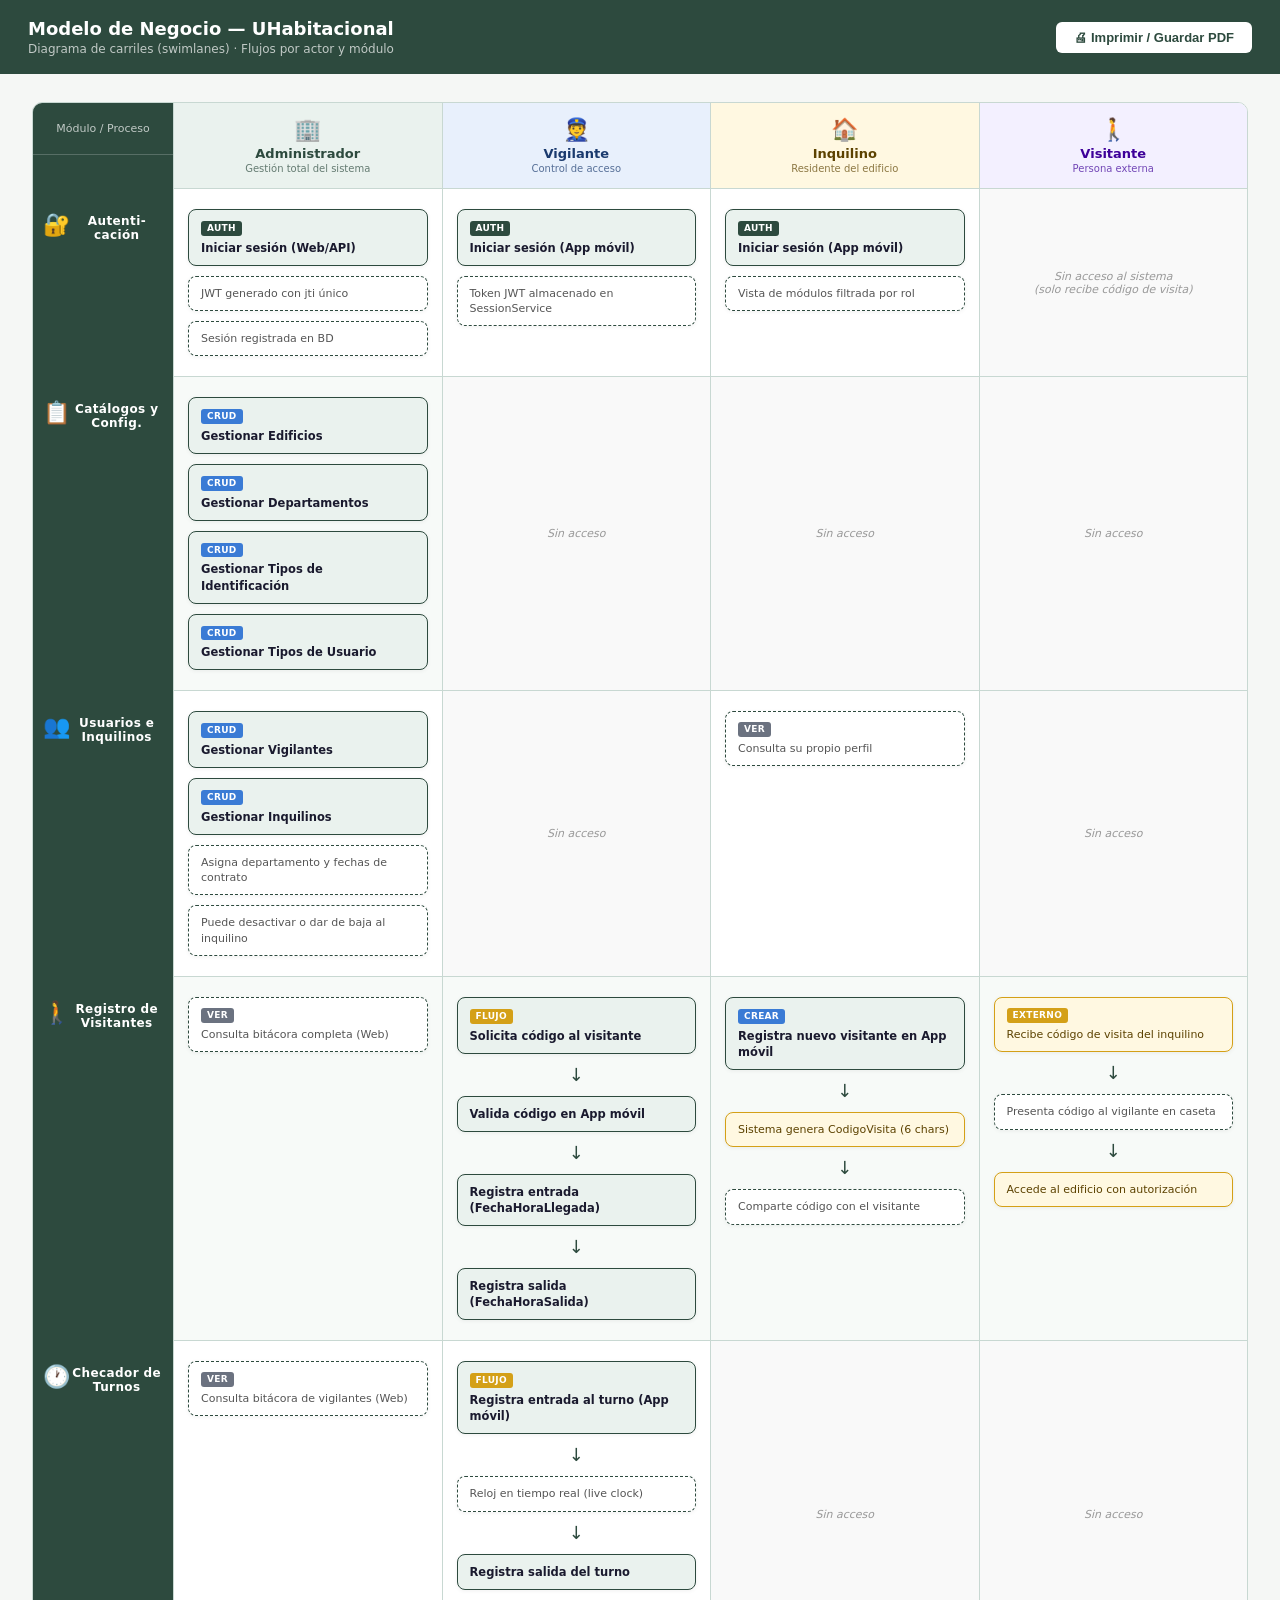
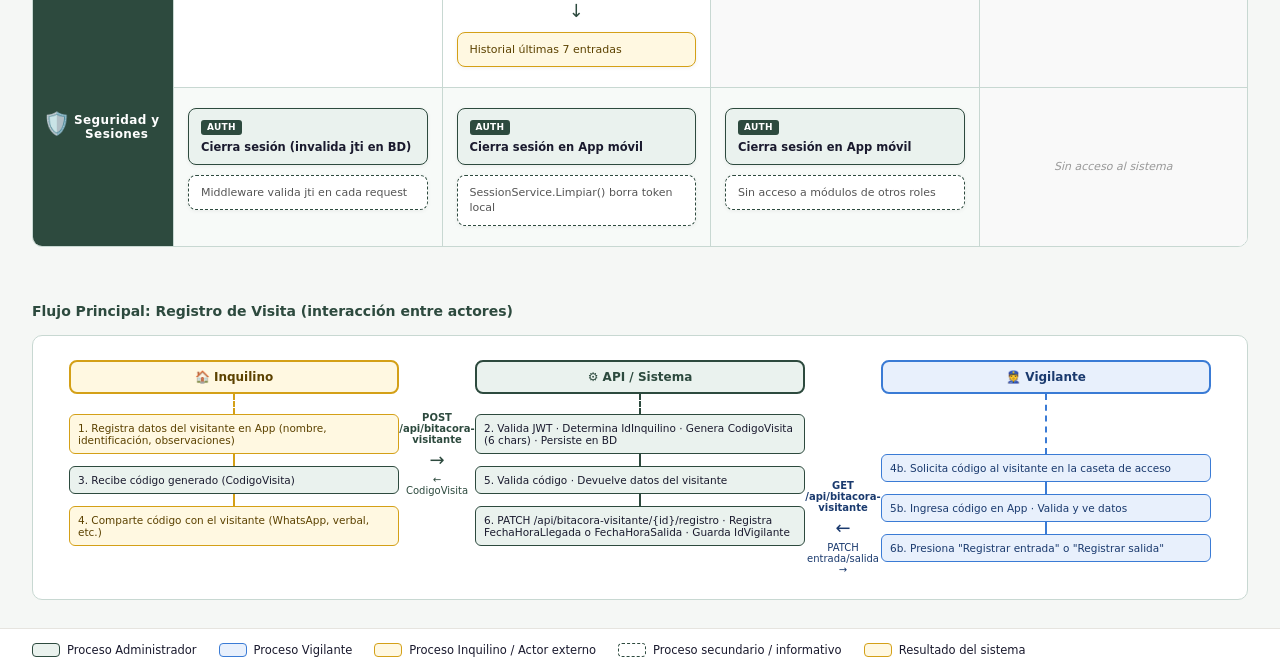
<file: design/UHabitacional_Modelo_Negocio.html>
<!DOCTYPE html>
<html lang="es">
<head>
<meta charset="UTF-8">
<title>Modelo de Negocio – UHabitacional</title>
<style>
  * { box-sizing: border-box; margin: 0; padding: 0; }
  body { font-family: system-ui, sans-serif; background: #F5F7F5; color: #1A1A2E; }

  /* ── Header ── */
  .page-header {
    background: #2D4A3E; color: white;
    padding: 18px 28px; display: flex; align-items: center; gap: 16px;
  }
  .page-header h1 { font-size: 18px; }
  .page-header p { font-size: 12px; opacity: .7; margin-top: 3px; }
  .print-btn {
    margin-left: auto; background: white; color: #2D4A3E;
    border: none; padding: 8px 18px; border-radius: 6px;
    font-size: 13px; font-weight: 600; cursor: pointer;
  }

  /* ── Swimlane wrapper ── */
  .diagram { padding: 28px 32px; overflow-x: auto; }

  .swimlane-wrap {
    display: grid;
    grid-template-columns: 140px 1fr 1fr 1fr 1fr;
    min-width: 980px;
    border-radius: 10px;
    overflow: hidden;
    border: 1.5px solid #C8D8D2;
    background: white;
  }

  /* ── Row labels column ── */
  .col-labels { background: #2D4A3E; }
  .col-label-hdr {
    height: 52px; display: flex; align-items: center; justify-content: center;
    border-bottom: 1px solid rgba(255,255,255,.2);
    font-size: 11px; color: rgba(255,255,255,.7); font-weight: 500;
    padding: 0 10px; text-align: center;
  }
  .col-label {
    display: flex; align-items: center; justify-content: center;
    padding: 24px 10px; text-align: center;
    font-size: 12px; font-weight: 700; color: white; letter-spacing: .4px;
  }
  .col-label .icon { font-size: 22px; display: block; margin-bottom: 6px; }

  /* ── Actor column headers ── */
  .actor-headers { grid-column: 2 / 6; display: grid; grid-template-columns: 1fr 1fr 1fr 1fr; }
  .actor-header {
    padding: 14px 12px; text-align: center; font-weight: 700; font-size: 13px;
    border-left: 1.5px solid #C8D8D2;
  }
  .actor-header .actor-icon { font-size: 22px; display: block; margin-bottom: 4px; }
  .actor-header .actor-sub { font-size: 10px; font-weight: 400; opacity: .7; margin-top: 2px; }

  /* ── Swimlane rows ── */
  .swimlane { grid-column: 2 / 6; display: grid; grid-template-columns: 1fr 1fr 1fr 1fr; }
  .swimlane.even { background: #F7FAF8; }

  .lane {
    padding: 20px 14px; border-left: 1.5px solid #C8D8D2; border-top: 1.5px solid #C8D8D2;
    display: flex; flex-direction: column; gap: 10px; min-height: 140px;
  }

  /* ── Process boxes ── */
  .process {
    background: white; border: 1.5px solid #2D4A3E; border-radius: 8px;
    padding: 9px 12px; font-size: 11.5px; line-height: 1.4; color: #1A1A2E;
    box-shadow: 0 1px 4px rgba(0,0,0,.06);
    position: relative;
  }
  .process.primary { background: #EAF2EE; border-color: #2D4A3E; font-weight: 600; }
  .process.secondary { border-style: dashed; color: #555; font-size: 11px; }
  .process.result {
    background: #FFF8E1; border-color: #D4A017; font-size: 11px; color: #5C4200;
  }
  .process .tag {
    display: inline-block; font-size: 9px; font-weight: 700; padding: 1px 6px;
    border-radius: 3px; margin-bottom: 4px; letter-spacing: .3px;
  }
  .tag-auth  { background: #2D4A3E; color: white; }
  .tag-crud  { background: #3A7BD5; color: white; }
  .tag-flow  { background: #D4A017; color: white; }
  .tag-view  { background: #6B7280; color: white; }

  /* ── Arrow indicators ── */
  .arrow {
    text-align: center; font-size: 18px; color: #2D4A3E; line-height: 1;
    padding: 2px 0;
  }
  .cross-arrow {
    display: flex; align-items: center; justify-content: center;
    gap: 4px; font-size: 10px; color: #2D4A3E; font-weight: 600;
    padding: 4px 6px; background: #EAF2EE; border-radius: 4px;
    border: 1px dashed #2D4A3E;
  }

  /* ── Legend ── */
  .legend {
    display: flex; gap: 22px; flex-wrap: wrap;
    padding: 14px 32px; background: white;
    border-top: 1px solid #E6E4DF; font-size: 11.5px;
  }
  .legend-item { display: flex; align-items: center; gap: 7px; }
  .swatch { width: 28px; height: 14px; border-radius: 4px; flex-shrink: 0; }

  /* ── Print ── */
  @media print {
    .print-btn { display: none; }
    body, .diagram { background: white; }
  }
</style>
</head>
<body>

<div class="page-header">
  <div>
    <h1>Modelo de Negocio — UHabitacional</h1>
    <p>Diagrama de carriles (swimlanes) · Flujos por actor y módulo</p>
  </div>
  <button class="print-btn" onclick="window.print()">🖨 Imprimir / Guardar PDF</button>
</div>

<div class="diagram">
<div class="swimlane-wrap">

  <!-- ════ HEADER ROW ════ -->
  <div class="col-labels">
    <div class="col-label-hdr">Módulo / Proceso</div>
  </div>
  <div class="actor-headers">
    <div class="actor-header" style="background:#EAF2EE; color:#2D4A3E;">
      <span class="actor-icon">🏢</span>
      Administrador
      <div class="actor-sub">Gestión total del sistema</div>
    </div>
    <div class="actor-header" style="background:#E8F0FC; color:#1A3A6E;">
      <span class="actor-icon">👮</span>
      Vigilante
      <div class="actor-sub">Control de acceso</div>
    </div>
    <div class="actor-header" style="background:#FFF8E1; color:#5C4200;">
      <span class="actor-icon">🏠</span>
      Inquilino
      <div class="actor-sub">Residente del edificio</div>
    </div>
    <div class="actor-header" style="background:#F3F0FF; color:#3D0099;">
      <span class="actor-icon">🚶</span>
      Visitante
      <div class="actor-sub">Persona externa</div>
    </div>
  </div>

  <!-- ════ ROW 1: Autenticación ════ -->
  <div class="col-labels">
    <div class="col-label">
      <span class="icon">🔐</span>
      Autenti­cación
    </div>
  </div>
  <div class="swimlane">
    <div class="lane">
      <div class="process primary">
        <span class="tag tag-auth">AUTH</span><br>
        Iniciar sesión (Web/API)
      </div>
      <div class="process secondary">JWT generado con jti único</div>
      <div class="process secondary">Sesión registrada en BD</div>
    </div>
    <div class="lane">
      <div class="process primary">
        <span class="tag tag-auth">AUTH</span><br>
        Iniciar sesión (App móvil)
      </div>
      <div class="process secondary">Token JWT almacenado en SessionService</div>
    </div>
    <div class="lane">
      <div class="process primary">
        <span class="tag tag-auth">AUTH</span><br>
        Iniciar sesión (App móvil)
      </div>
      <div class="process secondary">Vista de módulos filtrada por rol</div>
    </div>
    <div class="lane" style="background:#F9F9F9; justify-content:center; align-items:center;">
      <div style="text-align:center; color:#999; font-size:11px; font-style:italic;">
        Sin acceso al sistema<br>(solo recibe código de visita)
      </div>
    </div>
  </div>

  <!-- ════ ROW 2: Catálogos y Configuración ════ -->
  <div class="col-labels">
    <div class="col-label">
      <span class="icon">📋</span>
      Catálogos y Config.
    </div>
  </div>
  <div class="swimlane even">
    <div class="lane">
      <div class="process primary">
        <span class="tag tag-crud">CRUD</span><br>
        Gestionar Edificios
      </div>
      <div class="process primary">
        <span class="tag tag-crud">CRUD</span><br>
        Gestionar Departamentos
      </div>
      <div class="process primary">
        <span class="tag tag-crud">CRUD</span><br>
        Gestionar Tipos de Identificación
      </div>
      <div class="process primary">
        <span class="tag tag-crud">CRUD</span><br>
        Gestionar Tipos de Usuario
      </div>
    </div>
    <div class="lane" style="background:#F9F9F9; justify-content:center; align-items:center;">
      <div style="text-align:center; color:#999; font-size:11px; font-style:italic;">Sin acceso</div>
    </div>
    <div class="lane" style="background:#F9F9F9; justify-content:center; align-items:center;">
      <div style="text-align:center; color:#999; font-size:11px; font-style:italic;">Sin acceso</div>
    </div>
    <div class="lane" style="background:#F9F9F9; justify-content:center; align-items:center;">
      <div style="text-align:center; color:#999; font-size:11px; font-style:italic;">Sin acceso</div>
    </div>
  </div>

  <!-- ════ ROW 3: Gestión de Usuarios ════ -->
  <div class="col-labels">
    <div class="col-label">
      <span class="icon">👥</span>
      Usuarios e Inquilinos
    </div>
  </div>
  <div class="swimlane">
    <div class="lane">
      <div class="process primary">
        <span class="tag tag-crud">CRUD</span><br>
        Gestionar Vigilantes
      </div>
      <div class="process primary">
        <span class="tag tag-crud">CRUD</span><br>
        Gestionar Inquilinos
      </div>
      <div class="process secondary">Asigna departamento y fechas de contrato</div>
      <div class="process secondary">Puede desactivar o dar de baja al inquilino</div>
    </div>
    <div class="lane" style="background:#F9F9F9; justify-content:center; align-items:center;">
      <div style="text-align:center; color:#999; font-size:11px; font-style:italic;">Sin acceso</div>
    </div>
    <div class="lane">
      <div class="process secondary">
        <span class="tag tag-view">VER</span><br>
        Consulta su propio perfil
      </div>
    </div>
    <div class="lane" style="background:#F9F9F9; justify-content:center; align-items:center;">
      <div style="text-align:center; color:#999; font-size:11px; font-style:italic;">Sin acceso</div>
    </div>
  </div>

  <!-- ════ ROW 4: Registro de Visitantes ════ -->
  <div class="col-labels">
    <div class="col-label">
      <span class="icon">🚶</span>
      Registro de Visitantes
    </div>
  </div>
  <div class="swimlane even">
    <div class="lane">
      <div class="process secondary">
        <span class="tag tag-view">VER</span><br>
        Consulta bitácora completa (Web)
      </div>
    </div>
    <div class="lane">
      <div class="process primary">
        <span class="tag tag-flow">FLUJO</span><br>
        Solicita código al visitante
      </div>
      <div class="arrow">↓</div>
      <div class="process primary">Valida código en App móvil</div>
      <div class="arrow">↓</div>
      <div class="process primary">Registra entrada (FechaHoraLlegada)</div>
      <div class="arrow">↓</div>
      <div class="process primary">Registra salida (FechaHoraSalida)</div>
    </div>
    <div class="lane">
      <div class="process primary">
        <span class="tag tag-crud">CREAR</span><br>
        Registra nuevo visitante en App móvil
      </div>
      <div class="arrow">↓</div>
      <div class="process result">Sistema genera CodigoVisita (6 chars)</div>
      <div class="arrow">↓</div>
      <div class="process secondary">Comparte código con el visitante</div>
    </div>
    <div class="lane">
      <div class="process result">
        <span class="tag tag-flow">EXTERNO</span><br>
        Recibe código de visita del inquilino
      </div>
      <div class="arrow">↓</div>
      <div class="process secondary">Presenta código al vigilante en caseta</div>
      <div class="arrow">↓</div>
      <div class="process result">Accede al edificio con autorización</div>
    </div>
  </div>

  <!-- ════ ROW 5: Checador de Turnos ════ -->
  <div class="col-labels">
    <div class="col-label">
      <span class="icon">🕐</span>
      Checador de Turnos
    </div>
  </div>
  <div class="swimlane">
    <div class="lane">
      <div class="process secondary">
        <span class="tag tag-view">VER</span><br>
        Consulta bitácora de vigilantes (Web)
      </div>
    </div>
    <div class="lane">
      <div class="process primary">
        <span class="tag tag-flow">FLUJO</span><br>
        Registra entrada al turno (App móvil)
      </div>
      <div class="arrow">↓</div>
      <div class="process secondary">Reloj en tiempo real (live clock)</div>
      <div class="arrow">↓</div>
      <div class="process primary">Registra salida del turno</div>
      <div class="arrow">↓</div>
      <div class="process result">Historial últimas 7 entradas</div>
    </div>
    <div class="lane" style="background:#F9F9F9; justify-content:center; align-items:center;">
      <div style="text-align:center; color:#999; font-size:11px; font-style:italic;">Sin acceso</div>
    </div>
    <div class="lane" style="background:#F9F9F9; justify-content:center; align-items:center;">
      <div style="text-align:center; color:#999; font-size:11px; font-style:italic;">Sin acceso</div>
    </div>
  </div>

  <!-- ════ ROW 6: Seguridad y Sesiones ════ -->
  <div class="col-labels">
    <div class="col-label">
      <span class="icon">🛡️</span>
      Seguridad y Sesiones
    </div>
  </div>
  <div class="swimlane even">
    <div class="lane">
      <div class="process primary">
        <span class="tag tag-auth">AUTH</span><br>
        Cierra sesión (invalida jti en BD)
      </div>
      <div class="process secondary">Middleware valida jti en cada request</div>
    </div>
    <div class="lane">
      <div class="process primary">
        <span class="tag tag-auth">AUTH</span><br>
        Cierra sesión en App móvil
      </div>
      <div class="process secondary">SessionService.Limpiar() borra token local</div>
    </div>
    <div class="lane">
      <div class="process primary">
        <span class="tag tag-auth">AUTH</span><br>
        Cierra sesión en App móvil
      </div>
      <div class="process secondary">Sin acceso a módulos de otros roles</div>
    </div>
    <div class="lane" style="background:#F9F9F9; justify-content:center; align-items:center;">
      <div style="text-align:center; color:#999; font-size:11px; font-style:italic;">Sin acceso al sistema</div>
    </div>
  </div>

</div><!-- end swimlane-wrap -->
</div><!-- end diagram -->

<!-- ── Interaction Flow Diagram ── -->
<div style="padding: 28px 32px; background: #F5F7F5;">
  <h3 style="font-size:14px; color:#2D4A3E; margin-bottom:16px; font-weight:700;">
    Flujo Principal: Registro de Visita (interacción entre actores)
  </h3>
  <div style="background:white; border-radius:10px; padding:24px 28px; border:1.5px solid #C8D8D2; overflow-x:auto;">
    <div style="display:flex; align-items:flex-start; gap:0; min-width:800px;">

      <!-- Inquilino -->
      <div style="flex:1; text-align:center; padding:0 8px;">
        <div style="background:#FFF8E1; border:2px solid #D4A017; border-radius:8px; padding:8px 6px; font-size:12px; font-weight:700; color:#5C4200;">🏠 Inquilino</div>
        <div style="border-left:2px dashed #D4A017; margin:0 auto; height:20px; width:2px;"></div>
        <div style="background:#FFF8E1; border:1px solid #D4A017; border-radius:6px; padding:7px 8px; font-size:10.5px; color:#5C4200; text-align:left;">1. Registra datos del visitante en App (nombre, identificación, observaciones)</div>
        <div style="border-left:2px dashed #D4A017; margin:0 auto; height:12px; width:2px;"></div>
        <div style="background:#EAF2EE; border:1px solid #2D4A3E; border-radius:6px; padding:7px 8px; font-size:10.5px; text-align:left;">3. Recibe código generado (CodigoVisita)</div>
        <div style="border-left:2px dashed #D4A017; margin:0 auto; height:12px; width:2px;"></div>
        <div style="background:#FFF8E1; border:1px solid #D4A017; border-radius:6px; padding:7px 8px; font-size:10.5px; color:#5C4200; text-align:left;">4. Comparte código con el visitante (WhatsApp, verbal, etc.)</div>
      </div>

      <!-- Arrow Inquilino → API -->
      <div style="display:flex; flex-direction:column; align-items:center; padding-top:52px; width:60px; flex-shrink:0;">
        <div style="font-size:10px; color:#2D4A3E; font-weight:600; text-align:center; margin-bottom:4px;">POST /api/bitacora-visitante</div>
        <div style="font-size:18px; color:#2D4A3E;">→</div>
        <div style="font-size:10px; color:#2D4A3E; margin-top:4px; text-align:center;">← CodigoVisita</div>
      </div>

      <!-- API / Sistema -->
      <div style="flex:1; text-align:center; padding:0 8px;">
        <div style="background:#EAF2EE; border:2px solid #2D4A3E; border-radius:8px; padding:8px 6px; font-size:12px; font-weight:700; color:#2D4A3E;">⚙️ API / Sistema</div>
        <div style="border-left:2px dashed #2D4A3E; margin:0 auto; height:20px; width:2px;"></div>
        <div style="background:#EAF2EE; border:1px solid #2D4A3E; border-radius:6px; padding:7px 8px; font-size:10.5px; text-align:left;">2. Valida JWT · Determina IdInquilino · Genera CodigoVisita (6 chars) · Persiste en BD</div>
        <div style="border-left:2px dashed #2D4A3E; margin:0 auto; height:12px; width:2px;"></div>
        <div style="background:#EAF2EE; border:1px solid #2D4A3E; border-radius:6px; padding:7px 8px; font-size:10.5px; text-align:left;">5. Valida código · Devuelve datos del visitante</div>
        <div style="border-left:2px dashed #2D4A3E; margin:0 auto; height:12px; width:2px;"></div>
        <div style="background:#EAF2EE; border:1px solid #2D4A3E; border-radius:6px; padding:7px 8px; font-size:10.5px; text-align:left;">6. PATCH /api/bitacora-visitante/{id}/registro · Registra FechaHoraLlegada o FechaHoraSalida · Guarda IdVigilante</div>
      </div>

      <!-- Arrow API → Vigilante -->
      <div style="display:flex; flex-direction:column; align-items:center; padding-top:120px; width:60px; flex-shrink:0;">
        <div style="font-size:10px; color:#1A3A6E; font-weight:600; text-align:center; margin-bottom:4px;">GET /api/bitacora-visitante</div>
        <div style="font-size:18px; color:#1A3A6E;">←</div>
        <div style="font-size:10px; color:#1A3A6E; margin-top:4px; text-align:center;">PATCH entrada/salida →</div>
      </div>

      <!-- Vigilante -->
      <div style="flex:1; text-align:center; padding:0 8px;">
        <div style="background:#E8F0FC; border:2px solid #3A7BD5; border-radius:8px; padding:8px 6px; font-size:12px; font-weight:700; color:#1A3A6E;">👮 Vigilante</div>
        <div style="border-left:2px dashed #3A7BD5; margin:0 auto; height:60px; width:2px;"></div>
        <div style="background:#E8F0FC; border:1px solid #3A7BD5; border-radius:6px; padding:7px 8px; font-size:10.5px; color:#1A3A6E; text-align:left;">4b. Solicita código al visitante en la caseta de acceso</div>
        <div style="border-left:2px dashed #3A7BD5; margin:0 auto; height:12px; width:2px;"></div>
        <div style="background:#E8F0FC; border:1px solid #3A7BD5; border-radius:6px; padding:7px 8px; font-size:10.5px; color:#1A3A6E; text-align:left;">5b. Ingresa código en App · Valida y ve datos</div>
        <div style="border-left:2px dashed #3A7BD5; margin:0 auto; height:12px; width:2px;"></div>
        <div style="background:#E8F0FC; border:1px solid #3A7BD5; border-radius:6px; padding:7px 8px; font-size:10.5px; color:#1A3A6E; text-align:left;">6b. Presiona "Registrar entrada" o "Registrar salida"</div>
      </div>

    </div>
  </div>
</div>

<!-- ── Legend ── -->
<div class="legend">
  <div class="legend-item"><div class="swatch" style="background:#EAF2EE; border:1.5px solid #2D4A3E;"></div> Proceso Administrador</div>
  <div class="legend-item"><div class="swatch" style="background:#E8F0FC; border:1.5px solid #3A7BD5;"></div> Proceso Vigilante</div>
  <div class="legend-item"><div class="swatch" style="background:#FFF8E1; border:1.5px solid #D4A017;"></div> Proceso Inquilino / Actor externo</div>
  <div class="legend-item"><div class="swatch" style="background:white; border:1.5px dashed #2D4A3E;"></div> Proceso secundario / informativo</div>
  <div class="legend-item"><div class="swatch" style="background:#FFF8E1; border:1.5px solid #D4A017;"></div> Resultado del sistema</div>
</div>

</body>
</html>
</file>
